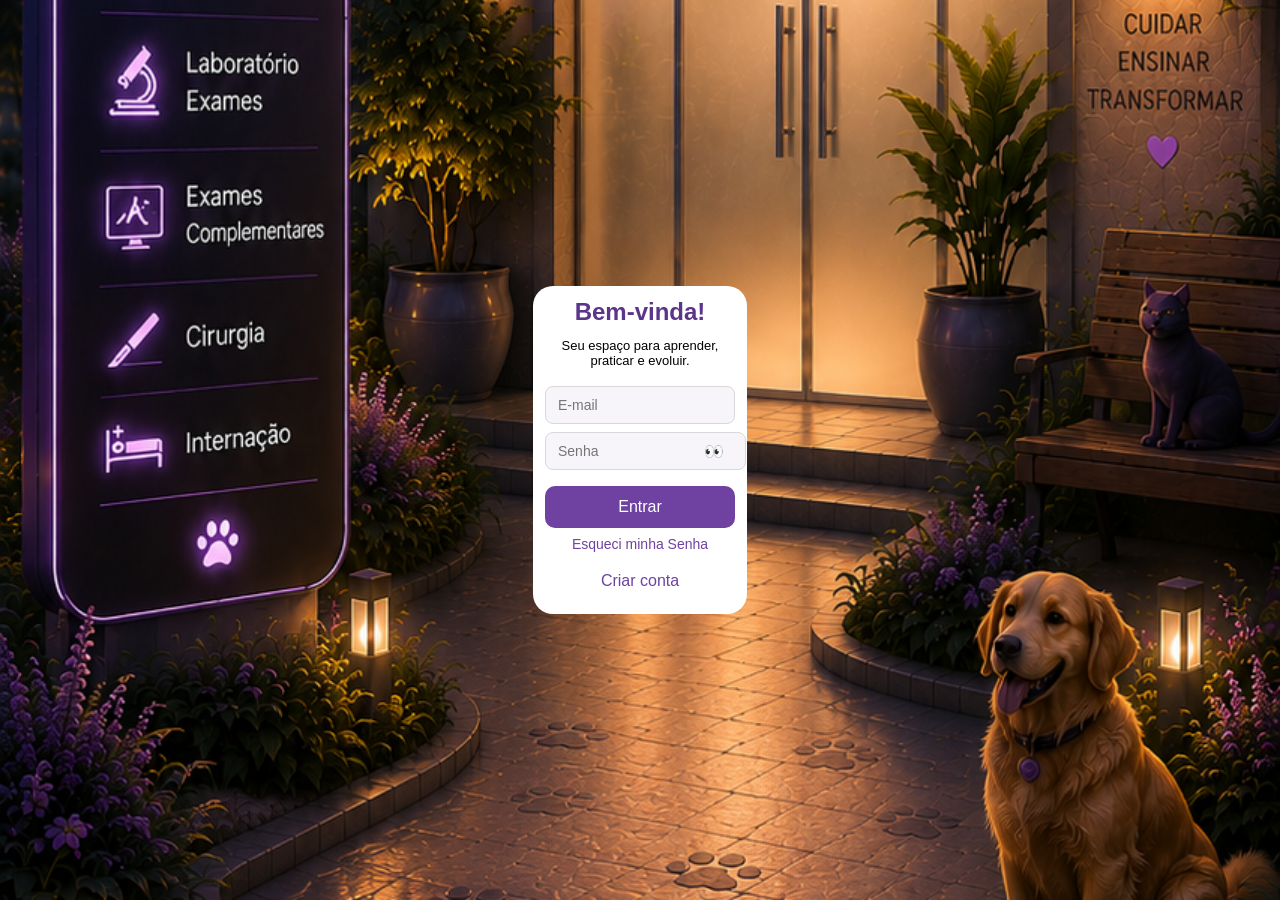
<file: Código/index.html>
<!DOCTYPE html>
<html lang="pt-BR">
<head>
    <meta charset="UTF-8">
    <meta http-equiv="X-UA-Compatible" content="IE=edge">
    <meta name="viewport" content="width=device-width, initial-scale=1.0">
    <title>VetAscend</title> 
    <link rel="stylesheet" href="style.css"> <!-- Conecta o style.css ao html-->
</head>
<body>
    <main class="tela-login">
        <section class="card-login">
            <h1>Bem-vinda!</h1>
            <p>Seu espaço para aprender, praticar e evoluir.</p>
            <input class="campo-email" type="E-mail"
            placeholder="E-mail">  <!--Campo onde o usuario digita o email-->
        <div class="area-senha">
            <input class="campo-senha" type="password"
            placeholder="Senha">
            <button class="botao-mostrar-senha" type="button"> 👀 </button>
        </div>
            <p class="mensagem-erro"></p>  <!-- lugar onde o javascript mostrará o erro-->
            <button class="botao-entrar">Entrar</button>
            <a href="#">Esqueci minha Senha</a>  <!-- Cria um link clicavel e define para onde vai-->
            <button class="botao-criar-conta">Criar conta</button>
        </section>      
    </main>
    <script src="script.js"></script>  <!-- Conecta o javascript ao html-->
</body>
</html>
</file>
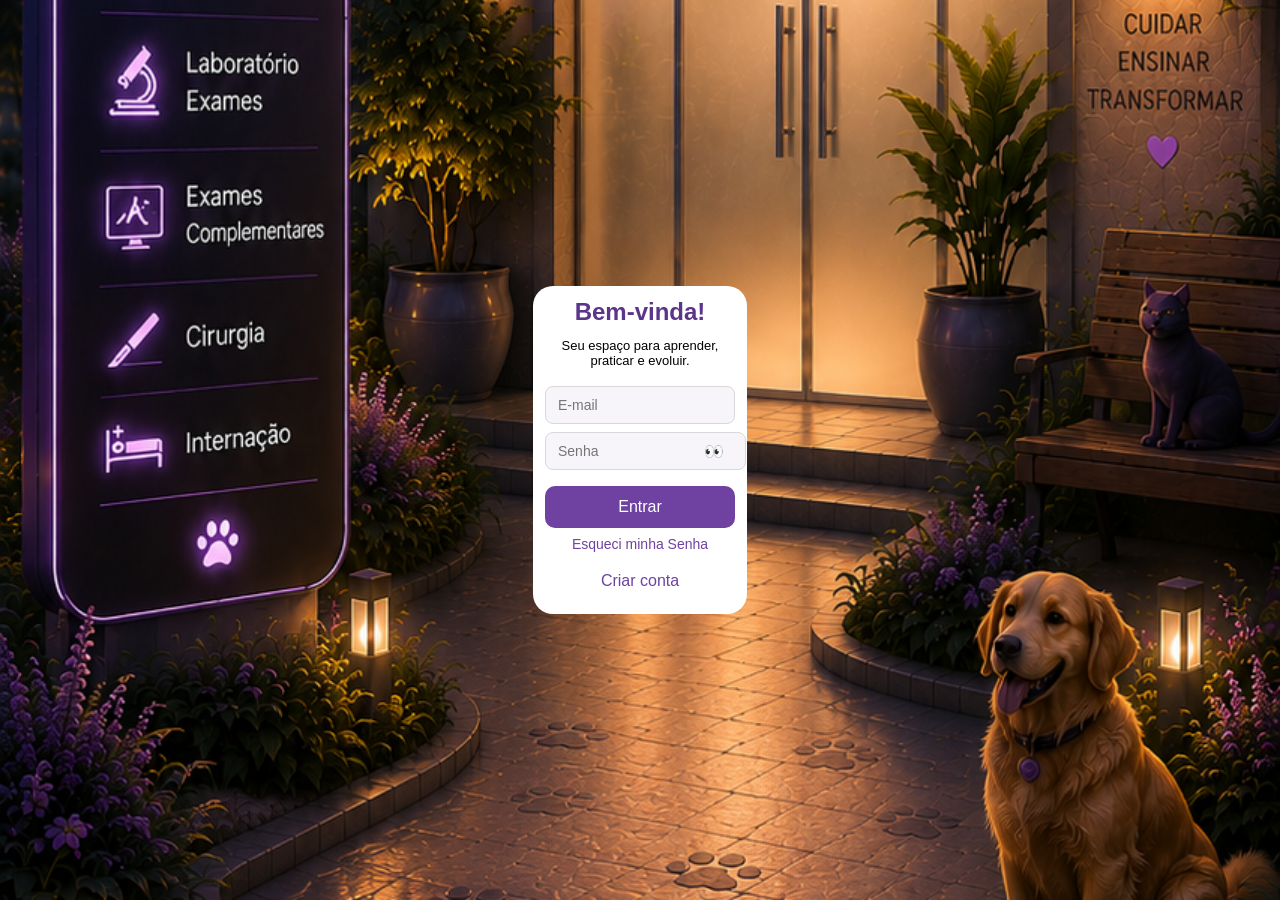
<file: VetAscend/Código/index.html>
<!DOCTYPE html>
<html lang="pt-BR">
<head>
    <meta charset="UTF-8">
    <meta http-equiv="X-UA-Compatible" content="IE=edge">
    <meta name="viewport" content="width=device-width, initial-scale=1.0">
    <title>VetAscend</title> 
    <link rel="stylesheet" href="style.css"> <!-- Conecta o style.css ao html-->
</head>
<body>
    <main class="tela-login">
        <section class="card-login">
            <h1>Bem-vinda!</h1>
            <p>Seu espaço para aprender, praticar e evoluir.</p>
            <input class="campo-email" type="E-mail"
            placeholder="E-mail">  <!--Campo onde o usuario digita o email-->
        <div class="area-senha">
            <input class="campo-senha" type="password"
            placeholder="Senha">
            <button class="botao-mostrar-senha" type="button"> 👀 </button>
        </div>
            <p class="mensagem-erro"></p>  <!-- lugar onde o javascript mostrará o erro-->
            <button class="botao-entrar">Entrar</button>
            <a href="#">Esqueci minha Senha</a>  <!-- Cria um link clicavel e define para onde vai-->
            <button class="botao-criar-conta">Criar conta</button>
        </section>      
    </main>
    <script src="script.js"></script>  <!-- Conecta o javascript ao html-->
</body>
</html>
</file>
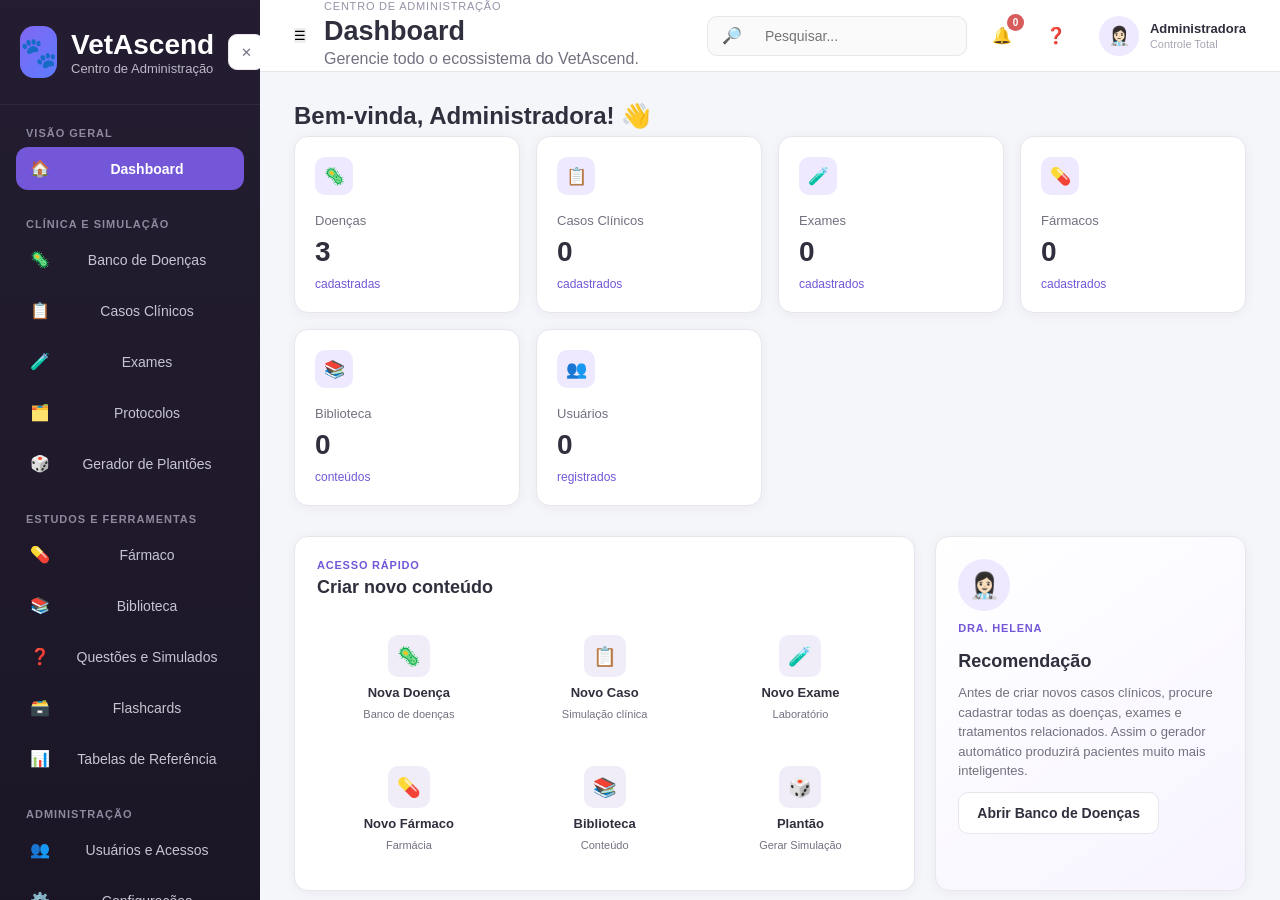
<file: Código/admin.html>
<!DOCTYPE html>
<html lang="pt-BR">

<head>

    <!-- =========================================================
         CONFIGURAÇÕES BÁSICAS DA PÁGINA
    ========================================================== -->

    <meta charset="UTF-8">

    <meta
        name="viewport"
        content="width=device-width, initial-scale=1.0">

    <meta
        name="description"
        content="Centro de Administração do VetAscend">

    <meta
        name="author"
        content="VetAscend">

    <title>Centro de Administração | VetAscend</title>


    <!-- =========================================================
         ARQUIVO DE ESTILOS
    ========================================================== -->

    <link
        rel="stylesheet"
        href="styleAdmin.css">

</head>


<body>

    <!-- =========================================================
         APLICAÇÃO ADMINISTRATIVA
    ========================================================== -->

    <div
        id="app-admin"
        class="app-admin">


        <!-- =====================================================
             FUNDO ESCURO DO MENU EM TELAS PEQUENAS
        ====================================================== -->

        <button
            id="fundo-menu-mobile"
            class="fundo-menu-mobile"
            type="button"
            aria-label="Fechar menu lateral">
        </button>


        <!-- =====================================================
             BARRA LATERAL
        ====================================================== -->

        <aside
            id="barra-lateral"
            class="barra-lateral"
            aria-label="Menu administrativo">


            <!-- =================================================
                 IDENTIDADE DO VETASCEND
            ================================================== -->

            <div class="marca-admin">

                <div
                    class="marca-admin__icone"
                    aria-hidden="true"
                >
                    🐾
                </div>


                <div class="marca-admin__texto">

                    <strong>
                        VetAscend
                    </strong>

                    <span>
                        Centro de Administração
                    </span>

                </div>


                <button
                    id="botao-fechar-menu-mobile"
                    class="botao-icone botao-fechar-menu-mobile"
                    type="button"
                    aria-label="Fechar menu lateral"
                >
                    ✕
                </button>

            </div>


            <!-- =================================================
                 NAVEGAÇÃO PRINCIPAL
            ================================================== -->

            <nav
                id="menu-admin"
                class="menu-admin">


                <!-- =============================================
                     GRUPO: VISÃO GERAL
                ============================================== -->

                <div class="grupo-menu">

                    <span class="grupo-menu__titulo">Visão geral</span>


                    <button
                        class="item-menu ativo"
                        type="button"
                        data-secao="dashboard"
                    >

                        <span
                            class="item-menu__icone"
                            aria-hidden="true"
                        >
                            🏠
                        </span>

                        <span class="item-menu__texto">
                            Dashboard
                        </span>

                    </button>

                </div>


                <!-- =============================================
                     GRUPO: CLÍNICA E SIMULAÇÃO
                ============================================== -->

                <div class="grupo-menu">

                    <span class="grupo-menu__titulo">Clínica e simulação</span>


                    <button
                        class="item-menu"
                        type="button"
                        data-secao="doencas"
                    >

                        <span
                            class="item-menu__icone"
                            aria-hidden="true"
                        >
                            🦠
                        </span>

                        <span class="item-menu__texto">
                            Banco de Doenças
                        </span>

                    </button>


                    <button
                        class="item-menu"
                        type="button"
                        data-secao="casos"
                    >

                        <span
                            class="item-menu__icone"
                            aria-hidden="true"
                        >
                            📋
                        </span>

                        <span class="item-menu__texto">
                            Casos Clínicos
                        </span>

                    </button>


                    <button
                        class="item-menu"
                        type="button"
                        data-secao="exames"
                    >

                        <span
                            class="item-menu__icone"
                            aria-hidden="true"
                        >
                            🧪
                        </span>

                        <span class="item-menu__texto">
                            Exames
                        </span>

                    </button>


                    <button
                        class="item-menu"
                        type="button"
                        data-secao="protocolos"
                    >

                        <span
                            class="item-menu__icone"
                            aria-hidden="true"
                        >
                            🗂️
                        </span>

                        <span class="item-menu__texto">
                            Protocolos
                        </span>

                    </button>


                    <button
                        class="item-menu"
                        type="button"
                        data-secao="plantoes"
                    >

                        <span
                            class="item-menu__icone"
                            aria-hidden="true"
                        >
                            🎲
                        </span>

                        <span class="item-menu__texto">
                            Gerador de Plantões
                        </span>

                    </button>

                </div>


                <!-- =============================================
                     GRUPO: ESTUDOS E FERRAMENTAS
                ============================================== -->

                <div class="grupo-menu">

                    <span class="grupo-menu__titulo">Estudos e ferramentas</span>


                    <button
                        class="item-menu"
                        type="button"
                        data-secao="farmacos">

                        <span class="item-menu__icone"aria-hidden="true">💊</span>

                        <span class="item-menu__texto">Fármaco</span>

                    </button>


                    <button
                        class="item-menu"
                        type="button"
                        data-secao="biblioteca">

                        <span class="item-menu__icone"aria-hidden="true">📚</span>

                        <span class="item-menu__texto">Biblioteca</span>

                    </button>


                    <button
                        class="item-menu"
                        type="button"
                        data-secao="questoes">

                        <span class="item-menu__icone"aria-hidden="true">❓</span>

                        <span class="item-menu__texto">Questões e Simulados</span>

                    </button>


                    <button
                        class="item-menu"
                        type="button"
                        data-secao="flashcards">

                        <span class="item-menu__icone"aria-hidden="true">🗃️</span>

                        <span class="item-menu__texto">Flashcards</span>

                    </button>


                    <button
                        class="item-menu"
                        type="button"
                        data-secao="referencias">

                        <span class="item-menu__icone"aria-hidden="true">📊</span>

                        <span class="item-menu__texto">Tabelas de Referência</span>

                    </button>

                </div>


                <!-- =============================================
                     GRUPO: ADMINISTRAÇÃO
                ============================================== -->

                <div class="grupo-menu">

                    <span class="grupo-menu__titulo">
                        Administração
                    </span>


                    <button
                        class="item-menu"
                        type="button"
                        data-secao="usuarios"
                    >

                        <span
                            class="item-menu__icone"
                            aria-hidden="true"
                        >
                            👥
                        </span>

                        <span class="item-menu__texto">
                            Usuários e Acessos
                        </span>

                    </button>


                    <button
                        class="item-menu"
                        type="button"
                        data-secao="configuracoes"
                    >

                        <span
                            class="item-menu__icone"
                            aria-hidden="true"
                        >
                            ⚙️
                        </span>

                        <span class="item-menu__texto">
                            Configurações
                        </span>

                    </button>

                </div>

            </nav>


            <!-- =================================================
                 AVISO DE ACESSO RESTRITO
            ================================================== -->

            <div class="area-restrita">

                <span
                    class="area-restrita__icone"
                    aria-hidden="true"
                >
                    🛡️
                </span>


                <div class="area-restrita__conteudo">

                    <strong>
                        Área restrita
                    </strong>

                    <p>
                        Acesso exclusivo da administradora do VetAscend.
                    </p>

                </div>

            </div>

        </aside>


                <!-- =====================================================
             CONTEÚDO PRINCIPAL
        ====================================================== -->

        <main
            id="conteudo-admin"
            class="conteudo-admin"
        >

            <!-- ================================================
                 CABEÇALHO
            ================================================= -->

            <header
                id="cabecalho-admin"
                class="cabecalho-admin"
            >

                <!-- LADO ESQUERDO -->

                <div class="cabecalho-esquerdo">

                    <button
                        id="botao-menu-mobile"
                        class="botao-menu-mobile"
                        type="button"
                    >
                        ☰
                    </button>


                    <div class="titulo-pagina">

                        <span
                            id="caminho-pagina"
                            class="caminho-pagina"
                        >
                            Centro de Administração
                        </span>

                        <h1
                            id="titulo-pagina-admin"
                        >
                            Dashboard
                        </h1>

                        <p
                            id="descricao-pagina-admin"
                        >
                            Gerencie todo o ecossistema do VetAscend.
                        </p>

                    </div>

                </div>


                <!-- LADO DIREITO -->

                <div class="cabecalho-direito">


                    <!-- PESQUISA -->

                    <div class="pesquisa-global">

                        <span>
                            🔎
                        </span>

                        <input
                            id="pesquisa-global"
                            type="search"
                            placeholder="Pesquisar..."
                            autocomplete="off"
                        >

                    </div>


                    <!-- NOTIFICAÇÕES -->

                    <button
                        id="botao-notificacoes"
                        class="botao-cabecalho"
                        type="button"
                    >

                        🔔

                        <span
                            id="contador-notificacoes"
                            class="contador"
                        >
                            0
                        </span>

                    </button>


                    <!-- AJUDA -->

                    <button
                        id="botao-ajuda"
                        class="botao-cabecalho"
                        type="button"
                    >

                        ❓

                    </button>


                    <!-- PERFIL -->

                    <div class="perfil-admin">

                        <div class="avatar-admin">

                            👩🏻‍⚕️

                        </div>

                        <div class="dados-admin">

                            <strong>

                                Administradora

                            </strong>

                            <span>

                                Controle Total

                            </span>

                        </div>

                    </div>

                </div>

            </header>



            <!-- ================================================
                 DASHBOARD
            ================================================= -->

            <section
                id="tela-dashboard"
                class="tela-admin ativa">


                <!-- TOPO -->

                <section class="banner-dashboard">

                    <div class="banner-texto">

                        <span class="badge-roxo">CENTRO DE CONTROLE</span>


                        <h2>Bem-vinda ao Centro Administrativo do VetAscend 👋</h2>


                        <p>

                            Toda a criação do aplicativo será controlada por aqui.
                            Cadastre doenças, casos, exames, conteúdos,
                            usuários, simulações e acompanhe o crescimento do projeto.

                        </p>


                        <div class="acoes-banner">

                            <button
                                class="botao-primario"
                                type="button">

                                + Nova Doença

                            </button>


                            <button
                                class="botao-secundario"
                                type="button">

                                🎲 Gerar Plantão

                            </button>

                        </div>

                    </div>



                    <div class="banner-ilustracao">

                        🐶 🐱 🐰 🦜

                    </div>

                </section>



                <!-- ============================================
                     CARDS DE ESTATÍSTICAS
                ============================================= -->

                <section class="grade-estatisticas">


                    <article class="card-estatistica">

                        <div class="icone-card">🦠</div>

                        <h3>Doenças</h3>

                        <strong id="total-doencas">0</strong>

                        <span>cadastradas</span>

                    </article>



                    <article class="card-estatistica">

                        <div class="icone-card">📋</div>

                        <h3>Casos Clínicos</h3>

                        <strong id="total-casos">0</strong>

                        <span>cadastrados</span>

                    </article>



                    <article class="card-estatistica">

                        <div class="icone-card">🧪</div>

                        <h3>Exames</h3>

                        <strong id="total-exames">0</strong>

                        <span>cadastrados</span>

                    </article>


                    <article class="card-estatistica">

                        <div class="icone-card">💊</div>

                        <h3>Fármacos</h3>

                        <strong id="total-farmacos">0</strong>

                        <span>cadastrados</span>

                    </article>



                    <article class="card-estatistica">

                        <div class="icone-card">📚</div>

                        <h3>Biblioteca</h3>

                        <strong id="total-conteudos">0</strong>

                        <span>conteúdos</span>

                    </article>



                    <article class="card-estatistica">

                        <div class="icone-card">👥</div>

                        <h3>Usuários</h3>

                        <strong id="total-usuarios">0</strong>

                        <span>registrados</span>

                    </article>

                </section>

                            <!-- ================================================
                 PAINÉIS PRINCIPAIS DO DASHBOARD
            ================================================= -->

            <section class="dashboard-grid">


                <!-- ============================================
                     ACESSO RÁPIDO
                ============================================= -->

                <section class="painel">

                    <div class="cabecalho-painel">

                        <div>

                            <span class="subtitulo-painel">ACESSO RÁPIDO</span>

                            <h2>Criar novo conteúdo</h2>

                        </div>

                    </div>


                    <div class="grade-atalhos">

                        <button class="atalho-admin" data-atalho="doencas">

                            <span class="atalho-icone">🦠</span>

                            <strong>Nova Doença</strong>

                            <small>Banco de doenças</small>

                        </button>


                        <button class="atalho-admin" data-atalho="casos">

                            <span class="atalho-icone">📋</span>

                            <strong>Novo Caso</strong>

                            <small>Simulação clínica</small>

                        </button>


                        <button class="atalho-admin" data-atalho="exames">

                            <span class="atalho-icone">🧪</span>

                            <strong>Novo Exame</strong>

                            <small>Laboratório</small>

                        </button>


                        <button class="atalho-admin" data-atalho="farmacos">

                            <span class="atalho-icone">💊</span>

                            <strong>Novo Fármaco</strong>

                            <small>Farmácia</small>

                        </button>


                        <button class="atalho-admin" data-atalho="biblioteca">

                            <span class="atalho-icone">📚</span>

                            <strong>Biblioteca</strong>

                            <small>Conteúdo</small>

                        </button>


                        <button class="atalho-admin" data-atalho="plantoes">

                            <span class="atalho-icone">🎲</span>

                            <strong>Plantão</strong>

                            <small>Gerar Simulação</small>

                        </button>

                    </div>

                </section>



                <!-- ============================================
                     DRA HELENA
                ============================================= -->

                <aside class="painel painel-helena">

                    <div class="helena-avatar">

                        👩🏻‍⚕️

                    </div>

                    <span class="subtitulo-painel">

                        DRA. HELENA

                    </span>

                    <h2>

                        Recomendação

                    </h2>

                    <p>

                        Antes de criar novos casos clínicos,
                        procure cadastrar todas as doenças,
                        exames e tratamentos relacionados.
                        Assim o gerador automático produzirá
                        pacientes muito mais inteligentes.

                    </p>

                    <button class="botao-secundario">

                        Abrir Banco de Doenças

                    </button>

                </aside>

            </section>



            <!-- ================================================
                 LINHA INFERIOR
            ================================================= -->

            <section class="dashboard-grid">



                <!-- ============================================
                     ATIVIDADES RECENTES
                ============================================= -->

                <section class="painel">

                    <div class="cabecalho-painel">

                        <div>

                            <span class="subtitulo-painel">

                                HISTÓRICO

                            </span>

                            <h2>

                                Atividades Recentes

                            </h2>

                        </div>

                    </div>


                    <div class="lista-atividades">

                        <article class="atividade">

                            <div class="atividade-icone">

                                🦠

                            </div>

                            <div class="atividade-texto">

                                <strong>

                                    Piometra cadastrada

                                </strong>

                                <span>

                                    Hoje às 09:45

                                </span>

                            </div>

                        </article>



                        <article class="atividade">

                            <div class="atividade-icone">

                                📋

                            </div>

                            <div class="atividade-texto">

                                <strong>

                                    Caso de Corpo Estranho atualizado

                                </strong>

                                <span>

                                    Ontem

                                </span>

                            </div>

                        </article>



                        <article class="atividade">

                            <div class="atividade-icone">

                                💊

                            </div>

                            <div class="atividade-texto">

                                <strong>

                                    Maropitant adicionado

                                </strong>

                                <span>

                                    Ontem

                                </span>

                            </div>

                        </article>

                    </div>

                </section>




                <!-- ============================================
                     CHECKLIST
                ============================================= -->

                <aside class="painel">

                    <div class="cabecalho-painel">

                        <div>

                            <span class="subtitulo-painel">

                                PROGRESSO

                            </span>

                            <h2>

                                Checklist

                            </h2>

                        </div>

                    </div>


                    <label class="check-admin">

                        <input type="checkbox">

                        Banco de doenças iniciado

                    </label>



                    <label class="check-admin">

                        <input type="checkbox">

                        Casos clínicos cadastrados

                    </label>



                    <label class="check-admin">

                        <input type="checkbox">

                        Exames cadastrados

                    </label>



                    <label class="check-admin">

                        <input type="checkbox">

                        Biblioteca organizada

                    </label>



                    <label class="check-admin">

                        <input type="checkbox">

                        Farmácia completa

                    </label>



                    <label class="check-admin">

                        <input type="checkbox">

                        Plantões configurados

                    </label>

                </aside>

            </section>



            <!-- ================================================
                 FIM DO DASHBOARD
            ================================================= -->

            </section>

                    <!-- =====================================================
             BANCO DE DOENÇAS
        ====================================================== -->

        <section
        id="tela-doencas"
        class="tela-admin"
    >

        <!-- ================================================
             CABEÇALHO DA TELA
        ================================================= -->

        <div class="topo-tela">

            <div>

                <span class="subtitulo-painel">

                    CLÍNICA E SIMULAÇÃO

                </span>

                <h2>Visão Geral</h2>

                <p>

                    Cadastre todas as doenças utilizadas pelo
                    VetAscend para gerar pacientes, casos clínicos,
                    plantões e conteúdos da biblioteca.

                </p>

            </div>


            <button
                id="botao-nova-doenca"
                class="botao-primario"
                type="button">

                ＋ Nova Doença

            </button>

        </div>



        <!-- ================================================
             CARDS SUPERIORES
        ================================================= -->

        <section class="grade-estatisticas">

            <article class="card-estatistica">

                <div class="icone-card">🦠

                </div>

                <h3>Total</h3>

                <strong id="quantidade-doencas">0</strong>

                <span>doenças cadastradas</span>

            </article>



            <article class="card-estatistica">

                <div class="icone-card">✅</div>

                <h3>Ativas</h3>

                <strong id="doencas-ativas">0</strong>

                <span>prontas para uso</span>

            </article>



            <article class="card-estatistica">

                <div class="icone-card">✏️</div>

                <h3>Rascunhos</h3>

                <strong id="doencas-rascunho">0</strong>

                <span>Em desenvolvimento</span>

            </article>



            <article class="card-estatistica">

                <div class="icone-card">🔗</div>

                <h3>Casos vinculados</h3>

                <strong id="casos-vinculados">0</strong>

                <span>utilizando doenças</span>

            </article>

        </section>



        <!-- ================================================
             PAINEL PRINCIPAL
        ================================================= -->

        <section class="painel">

            <div class="cabecalho-painel">

                <div>

                    <span class="subtitulo-painel">GERENCIAMENTO</span>

                    <h2>Lista de Doenças</h2>

                </div>

            </div>



            <!-- ============================================
                 BARRA DE PESQUISA
            ============================================= -->

            <div class="barra-ferramentas">

                <input
                    id="pesquisa-doenca"
                    type="search"
                    placeholder="Pesquisar doença...">



                <select id="filtro-especie">

                    <option value="">Todas as espécies</option>

                    <option>Canina</option>

                    <option>Felina</option>

                    <option>Equina</option>

                    <option>Silvestres e Exóticos</option>

                    <option>Bovinas</option>

                </select>



                <select id="filtro-sistema">

                    <option value="">Todos os sistemas</option>

                    <option>Digestório</option>

                    <option>Respiratório</option>

                    <option>Cardiovascular</option>

                    <option>Neurológico</option>

                    <option>Reprodutivo</option>

                    <option>Urinário</option>

                    <option>Endócrino</option>

                </select>



                <select id="filtro-dificuldade">

                    <option value="">Todas as dificuldades</option>

                    <option>Fácil</option>

                    <option>Intermediária</option>

                    <option>Difícil</option>

                </select>



                <select id="filtro-status">

                    <option value="">Todos os status</option>

                    <option>Ativa</option>

                    <option>Rascunho</option>

                    <option>Arquivada</option>

                </select>

            </div>

                            <!-- ============================================
                     TABELA DE DOENÇAS
                ============================================= -->

                <div class="tabela-responsiva">

                    <table class="tabela-admin">

                        <thead>

                            <tr>

                                <th>Doença</th>

                                <th>Espécie</th>

                                <th>Sistema</th>

                                <th>Dificuldade</th>

                                <th>Casos</th>

                                <th>Status</th>

                                <th>Atualização</th>

                                <th>Ações</th>

                            </tr>

                        </thead>

                        <tbody id="lista-doencas">

                        </tbody>

                    </table>

                </div>



                <!-- ============================================
                     PAGINAÇÃO
                ============================================= -->

                <div class="rodape-tabela">

                    <span>Mostrando 3 de 3 doenças</span>

                    <div class="paginacao">

                        <button>←</button>

                        <button class="ativo">1</button>

                        <button>→</button>

                    </div>

                </div>

            </section>

        </section>


        <!-- ======================================================
     CASOS CLÍNICOS
====================================================== -->

<section id="tela-casos" class="tela-admin">

    <!-- ==================================================
         CABEÇALHO DA TELA
    =================================================== -->

    <div class="topo-tela">
        <div>
            <span class="subtitulo-painel">CLÍNICA E SIMULAÇÃO</span>
            <h2>Visão geral</h2>
            <p>Crie e organize os casos utilizados nas simulações do VetAscend.</p>
        </div>

        <button id="botao-novo-caso" class="botao-primario" type="button">＋ Novo Caso</button>
    </div>

    <!-- ==================================================
         CARDS SUPERIORES
    =================================================== -->

    <section class="grade-estatisticas">

        <article class="card-estatistica">

            <div class="icone-card">▣</div>

            <h3>Total</h3>

            <strong id="quantidade-casos">0</strong>

            <span>casos cadastrados</span>

        </article>

        <article class="card-estatistica">

            <div class="icone-card">✓</div>

            <h3>Ativos</h3>

            <strong id="casos-ativos">0</strong>

            <span>prontos para uso</span>

        </article>

        <article class="card-estatistica">

            <div class="icone-card">—</div>

            <h3>Rascunhos</h3>

            <strong id="casos-rascunho">0</strong>

            <span>Em desenvolvimento</span>

        </article>

        <article class="card-estatistica">

            <div class="icone-card">⌁</div>

            <h3>Finalizados</h3>

            <strong id="casos-finalizados">0</strong>

            <span>casos concluídos</span>

        </article>

    </section>

    <!-- ==================================================
         PAINEL PRINCIPAL
    =================================================== -->

    <section class="painel">

        <div class="cabecalho-painel">
            <div>
                <span class="subtitulo-painel">GERENCIAMENTO</span>
                <h2>Lista de Casos Clínicos</h2>
            </div>
        </div>

        <!-- ==============================================
             BARRA DE PESQUISA
        =============================================== -->

        <div class="barra-ferramentas">
            <input id="pesquisa-caso" type="search" placeholder="Pesquisar caso...">

            <select id="filtro-especie-caso">

                <option value="">Todas as espécies</option>

                <option value="Canina">Canina</option>

                <option value="Felina">Felina</option>

                <option value="Equina">Equina</option>

                <option value="Silvestres e Exóticos">Silvestres e Exóticos</option>

            </select>

            <select id="filtro-dificuldade-caso">

                <option value="">Todas as dificuldades</option>

                <option value="Fácil">Fácil</option>

                <option value="Intermediária">Intermediária</option>

                <option value="Difícil">Difícil</option>

            </select>

            <select id="filtro-status-caso">

                <option value="">Todos os status</option>

                <option value="Ativo">Ativo</option>

                <option value="Rascunho">Rascunho</option>

                <option value="Arquivado">Arquivado</option>

            </select>
        </div>

        <!-- ==============================================
             TABELA DE CASOS
        =============================================== -->

        <div class="tabela-responsiva">

            <table class="tabela-admin">

                <thead>
                    <tr>
                        <th>Caso</th>
                        <th>Espécie</th>
                        <th>Doença principal</th>
                        <th>Dificuldade</th>
                        <th>Status</th>
                        <th>Atualização</th>
                        <th>Ações</th>
                    </tr>
                </thead>

                <tbody id="lista-casos">

                </tbody>

            </table>

        </div>

        <!-- ==============================================
             PAGINAÇÃO
        =============================================== -->

        <div class="rodape-tabela">
            <span>Mostrando 0 de 0 casos</span>

            <div class="paginacao">
                <button type="button">←</button>
                <button class="ativo" type="button">1</button>
                <button type="button">→</button>
            </div>
        </div>

    </section>

</section>


<!-- ======================================================
     EXAMES
====================================================== -->

<section id="tela-exames" class="tela-admin">

    <!-- ==================================================
         VISÃO GERAL
    =================================================== -->

    <div class="topo-tela">
        <div>
            <span class="subtitulo-painel">CLÍNICA E SIMULAÇÃO</span>
            <h2>Visão Geral</h2>
            <p>Organize os exames laboratoriais, de imagem e complementares utilizados nas simulações.</p>
        </div>

        <button id="botao-novo-exame" class="botao-primario" type="button">＋ Novo Exame</button>
    </div>

    <!-- ==================================================
         CARDS SUPERIORES
    =================================================== -->

    <section class="grade-estatisticas">

        <article class="card-estatistica">

            <div class="icone-card">▣</div>

            <h3>Total</h3>

            <strong id="quantidade-exames">0</strong>

            <span>exames cadastrados</span>

        </article>

        <article class="card-estatistica">

            <div class="icone-card">⌁</div>

            <h3>Laboratoriais</h3>

            <strong id="exames-laboratoriais">0</strong>

            <span>exames disponíveis</span>

        </article>

        <article class="card-estatistica">

            <div class="icone-card">◫</div>

            <h3>Imagem</h3>

            <strong id="exames-imagem">0</strong>

            <span>exames disponíveis</span>

        </article>

        <article class="card-estatistica">

            <div class="icone-card">✓</div>

            <h3>Ativos</h3>

            <strong id="exames-ativos">0</strong>

            <span>prontos para uso</span>

        </article>

    </section>

    <!-- ==================================================
         PAINEL PRINCIPAL
    =================================================== -->

    <section class="painel">

        <div class="cabecalho-painel">
            <div>
                <span class="subtitulo-painel">GERENCIAMENTO</span>
                <h2>Lista de Exames</h2>
            </div>
        </div>

        <!-- ==============================================
             PESQUISA E FILTROS
        =============================================== -->

        <div class="barra-ferramentas">

            <input id="pesquisa-exame" type="search" placeholder="Pesquisar exame...">

            <select id="filtro-tipo-exame">

                <option value="">Todos os tipos</option>

                <option value="Laboratorial">Laboratorial</option>

                <option value="Imagem">Imagem</option>

                <option value="Cardiológico">Cardiológico</option>

                <option value="Citológico">Citológico</option>

                <option value="Outros">Outros</option>

            </select>

            <select id="filtro-area-exame">

                <option value="">Todas as áreas</option>

                <option value="Hematologia">Hematologia</option>

                <option value="Bioquímica">Bioquímica</option>

                <option value="Urinálise">Urinálise</option>

                <option value="Radiologia">Radiologia</option>

                <option value="Ultrassonografia">Ultrassonografia</option>
            </select>

            <select id="filtro-status-exame">

                <option value="">Todos os status</option>

                <option value="Ativo">Ativo</option>

                <option value="Rascunho">Rascunho</option>

                <option value="Arquivado">Arquivado</option>

            </select>

        </div>

        <!-- ==============================================
             TABELA DE EXAMES
        =============================================== -->

        <div class="tabela-responsiva">

            <table class="tabela-admin">

                <thead>
                    <tr>
                        <th>Exame</th>
                        <th>Tipo</th>
                        <th>Área</th>
                        <th>Espécies</th>
                        <th>Casos</th>
                        <th>Status</th>
                        <th>Atualização</th>
                        <th>Ações</th>
                    </tr>
                </thead>

                <tbody id="corpo-tabela-exames">
                    <tr>
                        <td colspan="8">Nenhum exame cadastrado.</td>
                    </tr>
                </tbody>

            </table>

        </div>

        <!-- ==============================================
             PAGINAÇÃO
        =============================================== -->

        <div class="rodape-tabela">

            <span>Mostrando 0 de 0 exames</span>

            <div class="paginacao">

                <button type="button">←</button>

                <button class="ativo" type="button">1</button>

                <button type="button">→</button>

            </div>
        </div>

    </section>

</section>


<!-- ======================================================
     PROTOCOLOS
====================================================== -->

<section id="tela-protocolos" class="tela-admin">

    <!-- ==================================================
         VISÃO GERAL
    =================================================== -->

    <div class="topo-tela">
        <div>
            <span class="subtitulo-painel">CLÍNICA E SIMULAÇÃO</span>
            <h2>Protocolos</h2>
            <p>Gerencie todos os protocolos clínicos utilizados pelo VetAscend.</p>
        </div>

        <button id="botao-novo-protocolo" class="botao-primario" type="button">＋ Novo Protocolo</button>
    </div>

    <!-- ==================================================
         CARDS
    =================================================== -->

    <section class="grade-estatisticas">

        <article class="card-estatistica">

            <div class="icone-card">📚</div>

            <h3>Total</h3>

            <strong id="quantidade-protocolos">0</strong>

            <span>protocolos cadastrados</span>

        </article>

        <article class="card-estatistica">

            <div class="icone-card">✓</div>

            <h3>Ativos</h3>

            <strong id="protocolos-ativos">0</strong>

            <span>disponíveis</span>

        </article>

        <article class="card-estatistica">

            <div class="icone-card">⏳</div>

            <h3>Rascunhos</h3>

            <strong id="protocolos-rascunho">0</strong>

            <span>em edição</span>

        </article>

        <article class="card-estatistica">

            <div class="icone-card">🔗</div>

            <h3>Casos</h3>

            <strong id="casos-protocolos">0</strong>

            <span>utilizando protocolos</span>

        </article>

    </section>

    <!-- ==================================================
         PAINEL
    =================================================== -->

    <section class="painel">

        <div class="cabecalho-painel">
            <div>
                <span class="subtitulo-painel">GERENCIAMENTO</span>
                <h2>Lista de Protocolos</h2>
            </div>
        </div>

        <!-- ==============================================
             PESQUISA
        =============================================== -->

        <div class="barra-ferramentas">

            <input id="pesquisa-protocolo" type="search" placeholder="Pesquisar protocolo...">

            <select id="filtro-categoria-protocolo">

                <option>Todas as categorias</option>

                <option>Emergência</option>

                <option>Anestesia</option>

                <option>Internação</option>

                <option>Fluidoterapia</option>

                <option>Vacinação</option>

                <option>Procedimentos</option>

            </select>

            <select id="filtro-especie-protocolo">

                <option>Todas as espécies</option>
                <option>Canina</option>
                <option>Felina</option>
                <option>Equina</option>
                <option>Bovina</option>
                <option>Silvestres e Exóticos</option>
            </select>

            <select id="filtro-status-protocolo">

                <option>Todos os status</option>

                <option>Ativo</option>

                <option>Rascunho</option>

                <option>Arquivado</option>

            </select>

        </div>

        <!-- ==============================================
             TABELA
        =============================================== -->

        <div class="tabela-responsiva">

            <table class="tabela-admin">

                <thead>
                    <tr>
                        <th>Protocolo</th>
                        <th>Categoria</th>
                        <th>Espécies</th>
                        <th>Casos</th>
                        <th>Status</th>
                        <th>Atualização</th>
                        <th>Ações</th>
                    </tr>
                </thead>

                <tbody id="corpo-tabela-protocolos">
                    <tr>
                        <td colspan="7">Nenhum protocolo cadastrado.</td>
                    </tr>
                </tbody>

            </table>

        </div>

        <!-- ==============================================
             PAGINAÇÃO
        =============================================== -->

        <div class="rodape-tabela">

            <span>Mostrando 0 de 0 protocolos</span>

            <div class="paginacao">

                <button type="button">←</button>

                <button class="ativo" type="button">1</button>

                <button type="button">→</button>

            </div>

        </div>

    </section>

</section>


<!-- ======================================================
     GERADOR DE PLANTÕES
====================================================== -->

<section id="tela-plantoes" class="tela-admin">

    <!-- ==================================================
         VISÃO GERAL
    =================================================== -->

    <div class="topo-tela">
        <div>
            <span class="subtitulo-painel">CLÍNICA E SIMULAÇÃO</span>
            <h2>Visão Geral</h2>
            <p>Configure e gere os plantões utilizados nas simulações da clínica veterinária.</p>
        </div>

        <button id="botao-novo-plantao" class="botao-primario" type="button">＋ Novo Plantão</button>
    </div>

    <!-- ==================================================
         CARDS SUPERIORES
    =================================================== -->

    <section class="grade-estatisticas">

        <article class="card-estatistica">

            <div class="icone-card">▣</div>

            <h3>Total</h3>

            <strong id="quantidade-plantoes">0</strong>

            <span>plantões gerados</span>

        </article>

        <article class="card-estatistica">

            <div class="icone-card">◷</div>

            <h3>Plantão Atual</h3>

            <strong id="pacientes-plantao-atual">0</strong>

            <span>pacientes aguardando</span>

        </article>

        <article class="card-estatistica">

            <div class="icone-card">!</div>

            <h3>Emergências</h3>

            <strong id="emergencias-plantao">0</strong>

            <span>casos emergenciais</span>

        </article>

        <article class="card-estatistica">

            <div class="icone-card">✓</div>

            <h3>Finalizados</h3>

            <strong id="plantoes-finalizados">0</strong>

            <span>plantões concluídos</span>

        </article>

    </section>

    <!-- ==================================================
         PAINEL PRINCIPAL
    =================================================== -->

    <section class="painel">

        <div class="cabecalho-painel">
            <div>
                <span class="subtitulo-painel">GERENCIAMENTO</span>
                <h2>Plantões Gerados</h2>
            </div>
        </div>

        <!-- ==============================================
             PESQUISA E FILTROS
        =============================================== -->

        <div class="barra-ferramentas">
            <input id="pesquisa-plantao" type="search" placeholder="Pesquisar plantão...">

            <select id="filtro-status-plantao">

                <option value="">Todos os status</option>

                <option value="Atual">Atual</option>

                <option value="Finalizado">Finalizado</option>

                <option value="Arquivado">Arquivado</option>

            </select>

            <select id="filtro-tipo-plantao">

                <option value="">Todos os tipos</option>

                <option value="Normal">Normal</option>

                <option value="Movimentado">Movimentado</option>

                <option value="Emergência">Emergência</option>

            </select>
        </div>

        <!-- ==============================================
             TABELA DE PLANTÕES
        =============================================== -->

        <div class="tabela-responsiva">

            <table class="tabela-admin">

                <thead>
                    <tr>
                        <th>Plantão</th>
                        <th>Data</th>
                        <th>Horário</th>
                        <th>Pacientes</th>
                        <th>Emergências</th>
                        <th>Status</th>
                        <th>Ações</th>
                    </tr>
                </thead>

                <tbody id="corpo-tabela-plantoes">
                    <tr>
                        <td colspan="7">Nenhum plantão gerado.</td>
                    </tr>
                </tbody>

            </table>

        </div>

        <!-- ==============================================
             PAGINAÇÃO
        =============================================== -->

        <div class="rodape-tabela">
            <span>Mostrando 0 de 0 plantões</span>

            <div class="paginacao">
                <button type="button">←</button>
                <button class="ativo" type="button">1</button>
                <button type="button">→</button>
            </div>
        </div>

    </section>

</section>


<!-- ======================================================
     FÁRMACOS
====================================================== -->

<section id="tela-farmacos" class="tela-admin">

    <!-- ==================================================
         VISÃO GERAL
    =================================================== -->

    <div class="topo-tela">
        <div>
            <span class="subtitulo-painel">ESTUDOS E FERRAMENTAS</span>
            <h2>Visão Geral</h2>
            <p>Gerencie os medicamentos, apresentações, doses, indicações e restrições utilizados pelo VetAscend.</p>
        </div>

        <button id="botao-novo-farmaco" class="botao-primario" type="button">＋ Novo Fármaco</button>
    </div>

    <!-- ==================================================
         CARDS
    =================================================== -->

    <section class="grade-estatisticas">

        <article class="card-estatistica">

            <div class="icone-card">▣</div>

            <h3>Total</h3>

            <strong id="quantidade-farmacos">0</strong>

            <span>fármacos cadastrados</span>

        </article>

        <article class="card-estatistica">

            <div class="icone-card">✓</div>

            <h3>Ativos</h3>

            <strong id="farmacos-ativos">0</strong>

            <span>disponíveis para uso</span>

        </article>

        <article class="card-estatistica">

            <div class="icone-card">⌁</div>

            <h3>Classes</h3>

            <strong id="classes-farmacos">0</strong>

            <span>classes farmacológicas</span>

        </article>

        <article class="card-estatistica">

            <div class="icone-card">!</div>

            <h3>Controlados</h3>

            <strong id="farmacos-controlados">0</strong>

            <span>medicamentos controlados</span>

        </article>

    </section>

    <!-- ==================================================
         PAINEL PRINCIPAL
    =================================================== -->

    <section class="painel">

        <div class="cabecalho-painel">
            <div>
                <span class="subtitulo-painel">GERENCIAMENTO</span>
                <h2>Lista de Fármacos</h2>
            </div>
        </div>

        <!-- ==============================================
             PESQUISA E FILTROS
        =============================================== -->

        <div class="barra-ferramentas">
            <input id="pesquisa-farmaco" type="search" placeholder="Pesquisar fármaco...">

            <select id="filtro-classe-farmaco">
                <option value="">Todas as classes</option>
                <option value="Antibiótico">Antibiótico</option>
                <option value="Analgésico">Analgésico</option>
                <option value="Anti-inflamatório">Anti-inflamatório</option>
                <option value="Anestésico">Anestésico</option>
                <option value="Antiparasitário">Antiparasitário</option>
                <option value="Sedativo">Sedativo</option>
            </select>

            <select id="filtro-especie-farmaco">
                
                <option value="">Todas as espécies</option>
                <option value="Canina">Canina</option>
                <option value="Felina">Felina</option>
                <option value="Equina">Equina</option>
                <option value="Bovina">Bovina</option>
                <option value="Silvestres e Exóticos">Silvestres e Exóticos</option>
            </select>

            <select id="filtro-status-farmaco">

                <option value="">Todos os status</option>

                <option value="Ativo">Ativo</option>

                <option value="Rascunho">Rascunho</option>

                <option value="Arquivado">Arquivado</option>

            </select>
        </div>

        <!-- ==============================================
             TABELA
        =============================================== -->

        <div class="tabela-responsiva">
            <table class="tabela-admin">

                <thead>
                    <tr>
                        <th>Fármaco</th>
                        <th>Classe</th>
                        <th>Apresentação</th>
                        <th>Espécies</th>
                        <th>Via</th>
                        <th>Status</th>
                        <th>Atualização</th>
                        <th>Ações</th>
                    </tr>
                </thead>

                <tbody id="corpo-tabela-farmacos">
                    <tr><td colspan="8">Nenhum fármaco cadastrado.</td></tr>
                </tbody>

            </table>
        </div>

        <!-- ==============================================
             PAGINAÇÃO
        =============================================== -->

        <div class="rodape-tabela">

            <span>Mostrando 0 de 0 fármacos</span>

            <div class="paginacao">

                <button type="button">←</button>

                <button class="ativo" type="button">1</button>

                <button type="button">→</button>

            </div>

        </div>

    </section>

</section>


<!-- ======================================================
     BIBLIOTECA
====================================================== -->

<section id="tela-biblioteca" class="tela-admin">

    <!-- ==================================================
         VISÃO GERAL
    =================================================== -->

    <div class="topo-tela">
        <div>
            <span class="subtitulo-painel">CENTRO DE ESTUDOS</span>
            <h2>Visão Geral</h2>
            <p>Gerencie disciplinas, conteúdos, resumos e materiais disponíveis na Biblioteca do VetAscend.</p>
        </div>

        <button id="botao-novo-conteudo" class="botao-primario" type="button">＋ Novo Conteúdo</button>
    </div>

    <!-- ==================================================
         CARDS
    =================================================== -->

    <section class="grade-estatisticas">

        <article class="card-estatistica">

            <div class="icone-card">📚</div>

            <h3>Conteúdos</h3>

            <strong id="quantidade-conteudos">0</strong>

            <span>materiais cadastrados</span>

        </article>

        <article class="card-estatistica">

            <div class="icone-card">🩺</div>

            <h3>Disciplinas</h3>

            <strong id="quantidade-disciplinas">0</strong>

            <span>áreas de estudo</span>

        </article>

        <article class="card-estatistica">

            <div class="icone-card">🐶</div>

            <h3>Espécies</h3>

            <strong id="quantidade-especies">0</strong>

            <span>espécies cadastradas</span>

        </article>

        <article class="card-estatistica">

            <div class="icone-card">✓</div>

            <h3>Publicados</h3>

            <strong id="conteudos-publicados">0</strong>

            <span>conteúdos disponíveis</span>

        </article>

    </section>

    <!-- ==================================================
         PAINEL PRINCIPAL
    =================================================== -->

    <section class="painel">

        <div class="cabecalho-painel">
            <div>
                <span class="subtitulo-painel">GERENCIAMENTO</span>
                <h2>Conteúdos da Biblioteca</h2>
            </div>
        </div>

        <!-- ==============================================
             PESQUISA
        =============================================== -->

        <div class="barra-ferramentas">

            <input id="pesquisa-conteudo" type="search" placeholder="Pesquisar conteúdo...">

            <select id="filtro-disciplina">
                <option value="">Todas as disciplinas</option>
                <option>Anatomia</option>
                <option>Fisiologia</option>
                <option>Patologia</option>
                <option>Farmacologia</option>
                <option>Clínica Médica</option>
                <option>Cirurgia</option>
                <option>Laboratório</option>
            </select>

            <select id="filtro-especie-biblioteca">
                <option value="">Todas as espécies</option>
                <option>Canina</option>
                <option>Felina</option>
                <option>Equina</option>
                <option>Bovina</option>
                <option>Silvestres e Exóticos</option>
            </select>

            <select id="filtro-status-conteudo">
                <option value="">Todos os status</option>
                <option>Publicado</option>
                <option>Rascunho</option>
                <option>Arquivado</option>
            </select>

        </div>

        <!-- ==============================================
             TABELA
        =============================================== -->

        <div class="tabela-responsiva">

            <table class="tabela-admin">

                <thead>

                    <tr>
                        <th>Conteúdo</th>
                        <th>Disciplina</th>
                        <th>Espécie</th>
                        <th>Tipo</th>
                        <th>Status</th>
                        <th>Atualização</th>
                        <th>Ações</th>
                    </tr>

                </thead>

                <tbody id="corpo-tabela-biblioteca">

                    <tr>
                        <td colspan="7">Nenhum conteúdo cadastrado.</td>
                    </tr>

                </tbody>

            </table>

        </div>

        <!-- ==============================================
             PAGINAÇÃO
        =============================================== -->

        <div class="rodape-tabela">

            <span>Mostrando 0 de 0 conteúdos</span>

            <div class="paginacao">

                <button type="button">←</button>

                <button class="ativo" type="button">1</button>

                <button type="button">→</button>
                
            </div>

        </div>

    </section>

</section>


<!-- ======================================================
     FLASHCARDS
====================================================== -->

<section id="tela-flashcards" class="tela-admin">

    <!-- ==================================================
         VISÃO GERAL
    =================================================== -->

    <div class="topo-tela">
        <div>
            <span class="subtitulo-painel">CENTRO DE ESTUDOS</span>
            <h2>Visão Geral</h2>
            <p>Gerencie todos os flashcards utilizados nos estudos do VetAscend.</p>
        </div>

        <button id="botao-novo-flashcard" class="botao-primario" type="button">＋ Novo Flashcard</button>
    </div>

    <!-- ==================================================
         CARDS
    =================================================== -->

    <section class="grade-estatisticas">

        <article class="card-estatistica">

            <div class="icone-card">🗂</div>

            <h3>Total</h3>

            <strong id="quantidade-flashcards">0</strong>

            <span>flashcards cadastrados</span>

        </article>

        <article class="card-estatistica">

            <div class="icone-card">📚</div>

            <h3>Baralhos</h3>

            <strong id="quantidade-baralhos">0</strong>

            <span>conjuntos criados</span>

        </article>

        <article class="card-estatistica">

            <div class="icone-card">🧠</div>

            <h3>Revisão</h3>

            <strong id="flashcards-revisao">0</strong>

            <span>em revisão espaçada</span>
            
        </article>

        <article class="card-estatistica">

            <div class="icone-card">✓</div>

            <h3>Publicados</h3>

            <strong id="flashcards-publicados">0</strong>

            <span>disponíveis aos alunos</span>

        </article>

    </section>

    <!-- ==================================================
         PAINEL
    =================================================== -->

    <section class="painel">

        <div class="cabecalho-painel">
            <div>
                <span class="subtitulo-painel">GERENCIAMENTO</span>
                <h2>Lista de Flashcards</h2>
            </div>
        </div>

        <!-- ==============================================
             PESQUISA
        =============================================== -->

        <div class="barra-ferramentas">

            <input id="pesquisa-flashcard" type="search" placeholder="Pesquisar flashcard...">

            <select id="filtro-disciplina-flashcard">
                <option value="">Todas as disciplinas</option>
                <option>Anatomia</option>
                <option>Fisiologia</option>
                <option>Patologia</option>
                <option>Farmacologia</option>
                <option>Clínica Médica</option>
                <option>Cirurgia</option>
                <option>Laboratório</option>
            </select>

            <select id="filtro-dificuldade-flashcard">
                <option value="">Todas as dificuldades</option>
                <option>Fácil</option>
                <option>Intermediário</option>
                <option>Difícil</option>
            </select>

            <select id="filtro-status-flashcard">
                <option value="">Todos os status</option>
                <option>Publicado</option>
                <option>Rascunho</option>
                <option>Arquivado</option>
            </select>

        </div>

        <!-- ==============================================
             TABELA
        =============================================== -->

        <div class="tabela-responsiva">

            <table class="tabela-admin">

                <thead>
                    <tr>
                        <th>Pergunta</th>
                        <th>Disciplina</th>
                        <th>Dificuldade</th>
                        <th>Baralho</th>
                        <th>Status</th>
                        <th>Atualização</th>
                        <th>Ações</th>
                    </tr>
                </thead>

                <tbody id="corpo-tabela-flashcards">
                    <tr>
                        <td colspan="7">Nenhum flashcard cadastrado.</td>
                    </tr>
                </tbody>

            </table>

        </div>

        <!-- ==============================================
             PAGINAÇÃO
        =============================================== -->

        <div class="rodape-tabela">

            <span>Mostrando 0 de 0 flashcards</span>

            <div class="paginacao">

                <button type="button">←</button>

                <button class="ativo" type="button">1</button>

                <button type="button">→</button>

            </div>

        </div>

    </section>

</section>


<!-- ======================================================
     QUESTÕES E SIMULADOS
====================================================== -->

<section id="tela-questoes" class="tela-admin">

    <!-- ==================================================
         VISÃO GERAL
    =================================================== -->

    <div class="topo-tela">
        <div>
            <span class="subtitulo-painel">CENTRO DE ESTUDOS</span>
            <h2>Visão Geral</h2>
            <p>Gerencie o banco de questões, provas e simulados disponíveis no VetAscend.</p>
        </div>

        <button id="botao-nova-questao" class="botao-primario" type="button">＋ Nova Questão</button>
    </div>

    <!-- ==================================================
         CARDS
    =================================================== -->

    <section class="grade-estatisticas">

        <article class="card-estatistica">

            <div class="icone-card">?</div>

            <h3>Questões</h3>

            <strong id="quantidade-questoes">0</strong>

            <span>questões cadastradas</span>

        </article>

        <article class="card-estatistica">

            <div class="icone-card">▤</div>

            <h3>Simulados</h3>

            <strong id="quantidade-simulados">0</strong>

            <span>simulados criados</span>

        </article>

        <article class="card-estatistica">

            <div class="icone-card">⌛</div>

            <h3>Rascunhos</h3>

            <strong id="questoes-rascunho">0</strong>

            <span>em preparação</span>

        </article>

        <article class="card-estatistica">

            <div class="icone-card">✓</div>

            <h3>Publicadas</h3>

            <strong id="questoes-publicadas">0</strong>
            
            <span>disponíveis aos alunos</span>

        </article>

    </section>

    <!-- ==================================================
         PAINEL PRINCIPAL
    =================================================== -->

    <section class="painel">

        <div class="cabecalho-painel">
            <div>
                <span class="subtitulo-painel">GERENCIAMENTO</span>
                <h2>Banco de Questões</h2>
            </div>

            <button id="botao-novo-simulado" class="botao-secundario" type="button">＋ Novo Simulado</button>
        </div>

        <!-- ==============================================
             PESQUISA E FILTROS
        =============================================== -->

        <div class="barra-ferramentas">
            <input id="pesquisa-questao" type="search" placeholder="Pesquisar questão...">

            <select id="filtro-disciplina-questao">
                <option value="">Todas as disciplinas</option>
                <option value="Anatomia">Anatomia</option>
                <option value="Fisiologia">Fisiologia</option>
                <option value="Patologia">Patologia</option>
                <option value="Farmacologia">Farmacologia</option>
                <option value="Clínica Médica">Clínica Médica</option>
                <option value="Cirurgia">Cirurgia</option>
                <option value="Laboratório">Laboratório</option>
            </select>

            <select id="filtro-tipo-questao">
                <option value="">Todos os tipos</option>
                <option value="Múltipla escolha">Múltipla escolha</option>
                <option value="Verdadeiro ou falso">Verdadeiro ou falso</option>
                <option value="Dissertativa">Dissertativa</option>
                <option value="Caso clínico">Caso clínico</option>
            </select>

            <select id="filtro-dificuldade-questao">
                <option value="">Todas as dificuldades</option>
                <option value="Fácil">Fácil</option>
                <option value="Intermediária">Intermediária</option>
                <option value="Difícil">Difícil</option>
            </select>

            <select id="filtro-status-questao">
                <option value="">Todos os status</option>
                <option value="Publicada">Publicada</option>
                <option value="Rascunho">Rascunho</option>
                <option value="Arquivada">Arquivada</option>
            </select>
        </div>

        <!-- ==============================================
             TABELA
        =============================================== -->

        <div class="tabela-responsiva">

            <table class="tabela-admin">

                <thead>
                    <tr>
                        <th>Questão</th>
                        <th>Disciplina</th>
                        <th>Tipo</th>
                        <th>Dificuldade</th>
                        <th>Simulados</th>
                        <th>Status</th>
                        <th>Atualização</th>
                        <th>Ações</th>
                    </tr>
                </thead>

                <tbody id="corpo-tabela-questoes">
                    <tr><td colspan="8">Nenhuma questão cadastrada.</td></tr>
                </tbody>

            </table>

        </div>

        <!-- ==============================================
             PAGINAÇÃO
        =============================================== -->

        <div class="rodape-tabela">

            <span>Mostrando 0 de 0 questões</span>

            <div class="paginacao">

                <button type="button">←</button>

                <button class="ativo" type="button">1</button>

                <button type="button">→</button>

            </div>
        </div>

    </section>

</section>


<!-- ======================================================
     TABELAS DE REFERÊNCIA
====================================================== -->

<section id="tela-referencias" class="tela-admin">

    <!-- ==================================================
         VISÃO GERAL
    =================================================== -->

    <div class="topo-tela">
        <div>
            <span class="subtitulo-painel">ESTUDOS E FERRAMENTAS</span>
            <h2>Visão Geral</h2>
            <p>Gerencie os valores de referência, parâmetros clínicos e tabelas utilizadas no VetAscend.</p>
        </div>

        <button id="botao-nova-tabela" class="botao-primario" type="button">＋ Nova Tabela</button>
    </div>

    <!-- ==================================================
         CARDS
    =================================================== -->

    <section class="grade-estatisticas">

        <article class="card-estatistica">

            <div class="icone-card">▦</div>

            <h3>Tabelas</h3>
            <strong id="quantidade-tabelas">0</strong>

            <span>tabelas cadastradas</span>

        </article>

        <article class="card-estatistica">

            <div class="icone-card">⌁</div>

            <h3>Parâmetros</h3>
            <strong id="quantidade-parametros">0</strong>

            <span>valores de referência</span>
        </article>

        <article class="card-estatistica">

            <div class="icone-card">🐾</div>

            <h3>Espécies</h3>

            <strong id="especies-tabelas">0</strong>

            <span>espécies contempladas</span>

        </article>

        <article class="card-estatistica">

            <div class="icone-card">✓</div>

            <h3>Publicadas</h3>

            <strong id="tabelas-publicadas">0</strong>

            <span>disponíveis para consulta</span>

        </article>

    </section>

    <!-- ==================================================
         PAINEL PRINCIPAL
    =================================================== -->

    <section class="painel">

        <div class="cabecalho-painel">
            <div>
                <span class="subtitulo-painel">GERENCIAMENTO</span>
                <h2>Lista de Tabelas</h2>
            </div>
        </div>

        <!-- ==============================================
             PESQUISA E FILTROS
        =============================================== -->

        <div class="barra-ferramentas">

            <input id="pesquisa-tabela" type="search" placeholder="Pesquisar tabela...">

            <select id="filtro-categoria-tabela">
                <option value="">Todas as categorias</option>
                <option value="Hematologia">Hematologia</option>
                <option value="Bioquímica">Bioquímica</option>
                <option value="Urinálise">Urinálise</option>
                <option value="Sinais vitais">Sinais vitais</option>
                <option value="Fluidoterapia">Fluidoterapia</option>
                <option value="Nutrição">Nutrição</option>
            </select>

            <select id="filtro-especie-tabela">
                <option value="">Todas as espécies</option>
                <option value="Canina">Canina</option>
                <option value="Felina">Felina</option>
                <option value="Equina">Equina</option>
                <option value="Bovina">Bovina</option>
                <option value="Silvestres e Exóticos">Silvestres e Exóticos</option>
            </select>

            <select id="filtro-status-tabela">
                <option value="">Todos os status</option>
                <option value="Publicada">Publicada</option>
                <option value="Rascunho">Rascunho</option>
                <option value="Arquivada">Arquivada</option>
            </select>

        </div>

        <!-- ==============================================
             TABELA
        =============================================== -->

        <div class="tabela-responsiva">

            <table class="tabela-admin">

                <thead>
                    <tr>
                        <th>Tabela</th>
                        <th>Categoria</th>
                        <th>Espécie</th>
                        <th>Parâmetros</th>
                        <th>Unidade</th>
                        <th>Status</th>
                        <th>Atualização</th>
                        <th>Ações</th>
                    </tr>
                </thead>

                <tbody id="corpo-tabela-referencias">
                    <tr><td colspan="8">Nenhuma tabela cadastrada.</td></tr>
                </tbody>

            </table>

        </div>

        <!-- ==============================================
             PAGINAÇÃO
        =============================================== -->

        <div class="rodape-tabela">

            <span>Mostrando 0 de 0 tabelas</span>

            <div class="paginacao">

                <button type="button">←</button>

                <button class="ativo" type="button">1</button>

                <button type="button">→</button>

            </div>
        </div>

    </section>

</section>


<!-- ======================================================
     USUÁRIOS
====================================================== -->

<section id="tela-usuarios" class="tela-admin">

    <!-- ==================================================
         VISÃO GERAL
    =================================================== -->

    <div class="topo-tela">
        <div>
            <span class="subtitulo-painel">ADMINISTRAÇÃO</span>
            <h2>Visão Geral</h2>
            <p>Gerencie os usuários, perfis de acesso, progresso e situação das contas do VetAscend.</p>
        </div>

        <button id="botao-novo-usuario" class="botao-primario" type="button">＋ Novo Usuário</button>
    </div>

    <!-- ==================================================
         CARDS
    =================================================== -->

    <section class="grade-estatisticas">

        <article class="card-estatistica">

            <div class="icone-card">👥</div>

            <h3>Total</h3>

            <strong id="quantidade-usuarios">0</strong>
            
            <span>usuários cadastrados</span>

        </article>

        <article class="card-estatistica">

            <div class="icone-card">✓</div>

            <h3>Ativos</h3>
            
            <strong id="usuarios-ativos">0</strong>

            <span>contas em uso</span>

        </article>

        <article class="card-estatistica">
            <div class="icone-card">🎓</div>
            <h3>Estudantes</h3>
            <strong id="usuarios-estudantes">0</strong>
            <span>perfis de estudante</span>
        </article>

        <article class="card-estatistica">
            <div class="icone-card">!</div>
            <h3>Bloqueados</h3>
            <strong id="usuarios-bloqueados">0</strong>
            <span>contas sem acesso</span>
        </article>

    </section>

    <!-- ==================================================
         PAINEL PRINCIPAL
    =================================================== -->

    <section class="painel">

        <div class="cabecalho-painel">
            <div>
                <span class="subtitulo-painel">GERENCIAMENTO</span>
                <h2>Lista de Usuários</h2>
            </div>
        </div>

        <!-- ==============================================
             PESQUISA E FILTROS
        =============================================== -->

        <div class="barra-ferramentas">

            <input id="pesquisa-usuario" type="search" placeholder="Pesquisar por nome ou e-mail...">

            <select id="filtro-perfil-usuario">
                <option value="">Todos os perfis</option>
                <option value="Estudante de Veterinária">Estudante de Veterinária</option>
                <option value="Profissional da área veterinária">Profissional da área veterinária</option>
                <option value="Amante dos animais">Amante dos animais</option>
                <option value="Administrador">Administrador</option>
            </select>

            <select id="filtro-status-usuario">
                <option value="">Todos os status</option>
                <option value="Ativo">Ativo</option>
                <option value="Pendente">Pendente</option>
                <option value="Bloqueado">Bloqueado</option>
                <option value="Inativo">Inativo</option>
            </select>

            <select id="filtro-nivel-usuario">
                <option value="">Todos os níveis</option>
                <option value="1-5">Nível 1 a 5</option>
                <option value="6-10">Nível 6 a 10</option>
                <option value="11-20">Nível 11 a 20</option>
                <option value="21+">Nível 21 ou superior</option>
            </select>

        </div>

        <!-- ==============================================
             TABELA
        =============================================== -->

        <div class="tabela-responsiva">

            <table class="tabela-admin">

                <thead>
                    <tr>
                        <th>Usuário</th>
                        <th>Perfil</th>
                        <th>Nível</th>
                        <th>Casos</th>
                        <th>Cadastro</th>
                        <th>Último acesso</th>
                        <th>Status</th>
                        <th>Ações</th>
                    </tr>
                </thead>

                <tbody id="corpo-tabela-usuarios">
                    <tr><td colspan="8">Nenhum usuário cadastrado.</td></tr>
                </tbody>

            </table>

        </div>

        <!-- ==============================================
             PAGINAÇÃO
        =============================================== -->

        <div class="rodape-tabela">

            <span>Mostrando 0 de 0 usuários</span>

            <div class="paginacao">

                <button type="button">←</button>

                <button class="ativo" type="button">1</button>

                <button type="button">→</button>
            </div>
        </div>

    </section>

</section>


<!-- ======================================================
     CONFIGURAÇÕES
====================================================== -->

<section id="tela-configuracoes" class="tela-admin">

    <!-- ==================================================
         VISÃO GERAL
    =================================================== -->

    <div class="topo-tela">
        <div>
            <span class="subtitulo-painel">ADMINISTRAÇÃO</span>
            <h2>Visão Geral</h2>
            <p>Configure as regras gerais, preferências e comportamentos do VetAscend.</p>
        </div>

        <button id="botao-salvar-configuracoes" class="botao-primario" type="button">Salvar Alterações</button>
    </div>

    <!-- ==================================================
         CARDS
    =================================================== -->

    <section class="grade-estatisticas">

        <article class="card-estatistica">
            <div class="icone-card">⚙</div>
            <h3>Sistema</h3>
            <strong>Ativo</strong>
            <span>funcionamento geral</span>
        </article>

        <article class="card-estatistica">
            <div class="icone-card">☁</div>
            <h3>Banco de Dados</h3>
            <strong>Conectado</strong>
            <span>sincronização disponível</span>
        </article>

        <article class="card-estatistica">
            <div class="icone-card">🔒</div>
            <h3>Segurança</h3>
            <strong>Protegido</strong>
            <span>controle de acesso</span>
        </article>

        <article class="card-estatistica">
            <div class="icone-card">↻</div>
            <h3>Backup</h3>
            <strong>Automático</strong>
            <span>cópias de segurança</span>
        </article>

    </section>

    <!-- ==================================================
         CONFIGURAÇÕES GERAIS
    =================================================== -->

    <section class="painel">

        <div class="cabecalho-painel">
            <div>
                <span class="subtitulo-painel">SISTEMA</span>
                <h2>Configurações Gerais</h2>
            </div>
        </div>

        <div class="grade-configuracoes">

            <div class="grupo-configuracao">
                <label for="nome-aplicacao">Nome da aplicação</label>
                <input id="nome-aplicacao" type="text" value="VetAscend">
            </div>

            <div class="grupo-configuracao">
                <label for="idioma-aplicacao">Idioma padrão</label>
                <select id="idioma-aplicacao">
                    <option value="pt-BR">Português — Brasil</option>
                    <option value="en-US">Inglês</option>
                    <option value="es">Espanhol</option>
                </select>
            </div>

            <div class="grupo-configuracao">
                <label for="fuso-horario">Fuso horário</label>
                <select id="fuso-horario">
                    <option value="America/Sao_Paulo">Brasília — GMT-3</option>
                    <option value="UTC">UTC</option>
                </select>
            </div>

            <div class="grupo-configuracao">
                <label for="email-suporte">E-mail de suporte</label>
                <input id="email-suporte" type="email" placeholder="suporte@vetascend.com">
            </div>

        </div>

    </section>

    <!-- ==================================================
         SIMULAÇÃO
    =================================================== -->

    <section class="painel">

        <div class="cabecalho-painel">
            <div>
                <span class="subtitulo-painel">CLÍNICA E SIMULAÇÃO</span>
                <h2>Regras da Simulação</h2>
            </div>
        </div>

        <div class="grade-configuracoes">

            <div class="grupo-configuracao">
                <label for="quantidade-pacientes-plantao">Pacientes por plantão</label>
                <select id="quantidade-pacientes-plantao">
                    <option value="4">4 pacientes</option>
                    <option value="5" selected>5 pacientes</option>
                    <option value="6">6 pacientes</option>
                </select>
            </div>

            <div class="grupo-configuracao">
                <label for="dificuldade-padrao">Dificuldade padrão</label>
                <select id="dificuldade-padrao">
                    <option value="Fácil">Fácil</option>
                    <option value="Intermediária" selected>Intermediária</option>
                    <option value="Difícil">Difícil</option>
                </select>
            </div>

            <div class="grupo-configuracao">
                <label for="percentual-emergencias">Frequência de emergências</label>
                <select id="percentual-emergencias">
                    <option value="10">Baixa</option>
                    <option value="25" selected>Moderada</option>
                    <option value="40">Alta</option>
                </select>
            </div>

            <div class="grupo-configuracao">
                <label for="repeticao-casos">Repetição de casos</label>
                <select id="repeticao-casos">
                    <option value="nao">Evitar no mesmo plantão</option>
                    <option value="sim">Permitir repetição</option>
                </select>
            </div>

        </div>

    </section>

    <!-- ==================================================
         CENTRO DE ESTUDOS
    =================================================== -->

    <section class="painel">

        <div class="cabecalho-painel">
            <div>
                <span class="subtitulo-painel">CENTRO DE ESTUDOS</span>
                <h2>Preferências de Aprendizado</h2>
            </div>
        </div>

        <div class="lista-opcoes-configuracao">

            <label class="opcao-configuracao">
                <div>
                    <strong>Revisão espaçada</strong>
                    <span>Utilizar o desempenho do aluno para programar revisões.</span>
                </div>
                <input id="revisao-espacada" type="checkbox" checked>
            </label>

            <label class="opcao-configuracao">
                <div>
                    <strong>Feedback após os casos</strong>
                    <span>Exibir correções, explicações e recomendações da Dra. Helena.</span>
                </div>
                <input id="feedback-casos" type="checkbox" checked>
            </label>

            <label class="opcao-configuracao">
                <div>
                    <strong>Recomendações de estudo</strong>
                    <span>Sugerir conteúdos com base nos erros e dificuldades do usuário.</span>
                </div>
                <input id="recomendacoes-estudo" type="checkbox" checked>
            </label>

            <label class="opcao-configuracao">
                <div>
                    <strong>Mostrar respostas imediatamente</strong>
                    <span>Exibir a resposta correta logo após cada questão.</span>
                </div>
                <input id="resposta-imediata" type="checkbox">
            </label>

        </div>

    </section>

    <!-- ==================================================
         ACESSO E SEGURANÇA
    =================================================== -->

    <section class="painel">

        <div class="cabecalho-painel">
            <div>
                <span class="subtitulo-painel">SEGURANÇA</span>
                <h2>Acesso e Manutenção</h2>
            </div>
        </div>

        <div class="lista-acoes-configuracao">

            <div class="acao-configuracao">

                <div>

                    <strong>Manutenção do sistema</strong>

                    <span>Bloqueia temporariamente o acesso dos usuários.</span>

                </div>

                <button id="botao-manutencao" class="botao-secundario" type="button">Ativar</button>

            </div>

            <div class="acao-configuracao">
                <div>
                    <strong>Criar backup manual</strong>

                    <span>Gera uma cópia atual dos dados do sistema.</span>

                </div>
                
                <button id="botao-backup" class="botao-secundario" type="button">Criar Backup</button>

            </div>

            <div class="acao-configuracao">

                <div>
                    <strong>Limpar dados de teste</strong>

                    <span>Remove registros utilizados apenas durante o desenvolvimento.</span>

                </div>

                <button id="botao-limpar-testes" class="botao-perigo" type="button">Limpar Dados</button>
            </div>

        </div>

    </section>

</section>


<!-- =====================================================
     MODAL - GERADOR DE PLANTÕES
====================================================== -->

<div
    id="modal-plantao"
    class="modal-admin">

    <div class="janela-modal modal-grande">

        <!-- ===============================================
             CABEÇALHO
        ================================================ -->

        <header class="cabecalho-modal">

            <div>

                <span class="subtitulo-painel">
                    CLÍNICA E SIMULAÇÃO
                </span>

                <h2 id="titulo-modal-plantao">
                    Novo Plantão
                </h2>

            </div>

            <button
                id="fechar-modal-plantao"
                class="botao-icone"
                type="button"
                aria-label="Fechar modal">

                ✕

            </button>

        </header>


        <!-- ===============================================
             CONTEÚDO
        ================================================ -->

        <div class="conteudo-modal">

            <form
                id="formulario-plantao"
                novalidate>


                <!-- =======================================
                     INFORMAÇÕES DO PLANTÃO
                ======================================== -->

                <section class="secao-formulario-plantao">

                    <div class="cabecalho-etapa">

                        <div class="cabecalho-etapa__icone">
                            PLN
                        </div>

                        <div>

                            <h3>
                                Informações do plantão
                            </h3>

                            <p>
                                Defina a identificação, a data
                                e o período do plantão.
                            </p>

                        </div>

                    </div>

                    <div class="grade-formulario">

                        <div class="grupo-campo grupo-campo--inteiro">

                            <label for="nome-plantao">
                                Nome do plantão *
                            </label>

                            <input
                                id="nome-plantao"
                                type="text"
                                placeholder="Ex.: Plantão da manhã — Clínica Geral">

                        </div>

                        <div class="grupo-campo">

                            <label for="data-plantao">
                                Data *
                            </label>

                            <input
                                id="data-plantao"
                                type="date">

                        </div>

                        <div class="grupo-campo">

                            <label for="turno-plantao">
                                Turno
                            </label>

                            <select id="turno-plantao">

                                <option value="Manhã">
                                    Manhã
                                </option>

                                <option value="Tarde">
                                    Tarde
                                </option>

                                <option value="Noite">
                                    Noite
                                </option>

                                <option value="Madrugada">
                                    Madrugada
                                </option>

                                <option value="Personalizado">
                                    Personalizado
                                </option>

                            </select>

                        </div>

                        <div class="grupo-campo">

                            <label for="horario-inicio-plantao">
                                Horário inicial
                            </label>

                            <input
                                id="horario-inicio-plantao"
                                type="time"
                                value="08:00">

                        </div>

                        <div class="grupo-campo">

                            <label for="horario-fim-plantao">
                                Horário final
                            </label>

                            <input
                                id="horario-fim-plantao"
                                type="time"
                                value="17:00">

                        </div>

                        <div class="grupo-campo">

                            <label for="status-plantao">
                                Status
                            </label>

                            <select id="status-plantao">

                                <option value="Rascunho">
                                    Rascunho
                                </option>

                                <option value="Atual">
                                    Plantão atual
                                </option>

                                <option value="Agendado">
                                    Agendado
                                </option>

                                <option value="Finalizado">
                                    Finalizado
                                </option>

                                <option value="Arquivado">
                                    Arquivado
                                </option>

                            </select>

                        </div>

                    </div>

                </section>


                <div class="divisor-etapa"></div>


                <!-- =======================================
                     CONFIGURAÇÃO DA GERAÇÃO
                ======================================== -->

                <section class="secao-formulario-plantao">

                    <div class="cabecalho-etapa">

                        <div class="cabecalho-etapa__icone">
                            CFG
                        </div>

                        <div>

                            <h3>
                                Configuração da geração
                            </h3>

                            <p>
                                Defina como os pacientes serão
                                distribuídos no plantão.
                            </p>

                        </div>

                    </div>

                    <div class="grade-formulario">

                        <div class="grupo-campo">

                            <label for="quantidade-pacientes-novo-plantao">
                                Quantidade de pacientes
                            </label>

                            <select id="quantidade-pacientes-novo-plantao">

                                <option value="4">
                                    4 pacientes
                                </option>

                                <option value="5" selected>
                                    5 pacientes
                                </option>

                                <option value="6">
                                    6 pacientes
                                </option>

                                <option value="7">
                                    7 pacientes
                                </option>

                                <option value="8">
                                    8 pacientes
                                </option>

                            </select>

                        </div>

                        <div class="grupo-campo">

                            <label for="dificuldade-novo-plantao">
                                Dificuldade predominante
                            </label>

                            <select id="dificuldade-novo-plantao">

                                <option value="Variada">
                                    Variada
                                </option>

                                <option value="Fácil">
                                    Fácil
                                </option>

                                <option value="Intermediária">
                                    Intermediária
                                </option>

                                <option value="Difícil">
                                    Difícil
                                </option>

                            </select>

                        </div>

                        <div class="grupo-campo">

                            <label for="frequencia-emergencias-plantao">
                                Frequência de emergências
                            </label>

                            <select id="frequencia-emergencias-plantao">

                                <option value="Nenhuma">
                                    Nenhuma
                                </option>

                                <option value="Baixa">
                                    Baixa
                                </option>

                                <option value="Moderada" selected>
                                    Moderada
                                </option>

                                <option value="Alta">
                                    Alta
                                </option>

                            </select>

                        </div>

                        <div class="grupo-campo">

                            <label for="repeticao-casos-plantao">
                                Repetição de casos
                            </label>

                            <select id="repeticao-casos-plantao">

                                <option value="Evitar">
                                    Evitar repetições
                                </option>

                                <option value="Permitir">
                                    Permitir repetições
                                </option>

                            </select>

                        </div>

                        <div class="grupo-campo">

                            <label for="intervalo-atendimentos-plantao">
                                Intervalo entre atendimentos
                            </label>

                            <select id="intervalo-atendimentos-plantao">

                                <option value="30">
                                    30 minutos
                                </option>

                                <option value="45">
                                    45 minutos
                                </option>

                                <option value="60" selected>
                                    1 hora
                                </option>

                                <option value="90">
                                    1 hora e 30 minutos
                                </option>

                            </select>

                        </div>

                        <div class="grupo-campo">

                            <label for="modo-geracao-plantao">
                                Modo de geração
                            </label>

                            <select id="modo-geracao-plantao">

                                <option value="Automatico">
                                    Automático
                                </option>

                                <option value="Selecionados">
                                    Somente casos selecionados
                                </option>

                            </select>

                        </div>

                    </div>

                </section>


                <div class="divisor-etapa"></div>


                <!-- =======================================
     FONTES E BASES DA GERAÇÃO
======================================== -->

<section class="secao-formulario-plantao">

    <div class="cabecalho-etapa">

        <div class="cabecalho-etapa__icone">
            GER
        </div>

        <div>

            <h3>
                Fonte da geração
            </h3>

            <p>
                Escolha de onde o VetAscend deverá obter as
                informações usadas para gerar os pacientes.
            </p>

        </div>

    </div>


    <!-- ===================================
         MODO DE GERAÇÃO
    ==================================== -->

    <div class="bloco-opcoes-plantao">

        <h4>
            Como os pacientes serão criados?
        </h4>

        <div class="opcoes-fonte-geracao">

            <label class="opcao-fonte-geracao">

                <input
                    type="radio"
                    name="fonte-geracao-plantao"
                    value="Doencas"
                    checked>

                <span class="opcao-fonte-geracao__icone">
                    🦠
                </span>

                <span class="opcao-fonte-geracao__conteudo">

                    <strong>
                        Gerar automaticamente pelas doenças
                    </strong>

                    <small>
                        O sistema cria casos e pacientes diferentes
                        usando os dados cadastrados no Banco de Doenças.
                    </small>

                </span>

                <span class="opcao-fonte-geracao__check">
                    ✓
                </span>

            </label>


            <label class="opcao-fonte-geracao">

                <input
                    type="radio"
                    name="fonte-geracao-plantao"
                    value="Casos">

                <span class="opcao-fonte-geracao__icone">
                    📋
                </span>

                <span class="opcao-fonte-geracao__conteudo">

                    <strong>
                        Usar casos clínicos manuais
                    </strong>

                    <small>
                        Utiliza somente casos especiais cadastrados
                        manualmente no Banco de Casos.
                    </small>

                </span>

                <span class="opcao-fonte-geracao__check">
                    ✓
                </span>

            </label>


            <label class="opcao-fonte-geracao">

                <input
                    type="radio"
                    name="fonte-geracao-plantao"
                    value="Misto">

                <span class="opcao-fonte-geracao__icone">
                    🔀
                </span>

                <span class="opcao-fonte-geracao__conteudo">

                    <strong>
                        Combinar doenças e casos manuais
                    </strong>

                    <small>
                        Mistura pacientes gerados automaticamente
                        com casos clínicos especiais.
                    </small>

                </span>

                <span class="opcao-fonte-geracao__check">
                    ✓
                </span>

            </label>

        </div>

    </div>


    <div class="divisor-etapa"></div>


    <!-- ===================================
         PERFIL DO PLANTÃO
    ==================================== -->

    <div class="bloco-opcoes-plantao">

        <h4>
            Perfil do plantão
        </h4>

        <p class="texto-apoio-plantao">
            O perfil escolhido influencia quais doenças terão
            maior chance de aparecer.
        </p>

        <div class="grade-perfis-plantao">

            <label class="cartao-perfil-plantao">

                <input
                    type="radio"
                    name="perfil-plantao"
                    value="Aleatório"
                    checked>

                <span class="cartao-perfil-plantao__icone">
                    🎲
                </span>

                <strong>
                    Aleatório
                </strong>

                <small>
                    Mistura todas as áreas.
                </small>

            </label>


            <label class="cartao-perfil-plantao">

                <input
                    type="radio"
                    name="perfil-plantao"
                    value="Clínica Geral">

                <span class="cartao-perfil-plantao__icone">
                    🩺
                </span>

                <strong>
                    Clínica Geral
                </strong>

                <small>
                    Casos variados da rotina.
                </small>

            </label>


            <label class="cartao-perfil-plantao">

                <input
                    type="radio"
                    name="perfil-plantao"
                    value="Emergências">

                <span class="cartao-perfil-plantao__icone">
                    🚨
                </span>

                <strong>
                    Emergências
                </strong>

                <small>
                    Prioriza quadros graves.
                </small>

            </label>


            <label class="cartao-perfil-plantao">

                <input
                    type="radio"
                    name="perfil-plantao"
                    value="Reprodução">

                <span class="cartao-perfil-plantao__icone">
                    ♀
                </span>

                <strong>
                    Reprodução
                </strong>

                <small>
                    Sistema reprodutor.
                </small>

            </label>


            <label class="cartao-perfil-plantao">

                <input
                    type="radio"
                    name="perfil-plantao"
                    value="Dermatologia">

                <span class="cartao-perfil-plantao__icone">
                    🐾
                </span>

                <strong>
                    Dermatologia
                </strong>

                <small>
                    Sistema tegumentar.
                </small>

            </label>


            <label class="cartao-perfil-plantao">

                <input
                    type="radio"
                    name="perfil-plantao"
                    value="Gastroenterologia">

                <span class="cartao-perfil-plantao__icone">
                    DG
                </span>

                <strong>
                    Gastroenterologia
                </strong>

                <small>
                    Sistema digestório.
                </small>

            </label>


            <label class="cartao-perfil-plantao">

                <input
                    type="radio"
                    name="perfil-plantao"
                    value="Neurologia">

                <span class="cartao-perfil-plantao__icone">
                    🧠
                </span>

                <strong>
                    Neurologia
                </strong>

                <small>
                    Sistema nervoso.
                </small>

            </label>


            <label class="cartao-perfil-plantao">

                <input
                    type="radio"
                    name="perfil-plantao"
                    value="Respiratório">

                <span class="cartao-perfil-plantao__icone">
                    RP
                </span>

                <strong>
                    Respiratório
                </strong>

                <small>
                    Sistema respiratório.
                </small>

            </label>

        </div>

    </div>


    <div class="divisor-etapa"></div>


    <!-- ===================================
         BASES DISPONÍVEIS
    ==================================== -->

    <div class="cabecalho-lista-bases-plantao">

        <div>

            <h4 id="titulo-bases-plantao">
                Doenças disponíveis
            </h4>

            <p id="descricao-bases-plantao">
                Selecione as doenças que poderão ser utilizadas
                na geração automática.
            </p>

        </div>

    </div>


    <!-- PESQUISA E SELEÇÃO -->

    <div class="barra-casos-plantao">

        <input
            id="pesquisa-bases-plantao"
            type="search"
            placeholder="Pesquisar doença...">

        <label class="opcao-selecao">

            <input
                id="selecionar-todas-bases-plantao"
                type="checkbox">

            <span>
                Selecionar todas
            </span>

        </label>

    </div>


    <!-- LISTA GERADA PELO JAVASCRIPT -->

    <div
        id="lista-bases-disponiveis-plantao"
        class="lista-casos-disponiveis">

        <div class="estado-vazio">

            <div class="estado-vazio__icone">
                🦠
            </div>

            <h3>
                Nenhuma doença disponível
            </h3>

            <p>
                Cadastre doenças ativas antes de gerar
                um plantão automático.
            </p>

        </div>

    </div>


    <!-- RESUMO DA SELEÇÃO -->

    <div class="resumo-selecao-plantao">

        <div>

            <span>
                Bases disponíveis
            </span>

            <strong id="quantidade-bases-disponiveis-plantao">
                0
            </strong>

        </div>

        <div>

            <span>
                Bases selecionadas
            </span>

            <strong id="quantidade-bases-selecionadas-plantao">
                0
            </strong>

        </div>

    </div>

</section>

                


                <div class="divisor-etapa"></div>


                <!-- =======================================
                     PRÉVIA DO PLANTÃO
                ======================================== -->

                <section class="secao-formulario-plantao">

                    <div class="cabecalho-etapa">

                        <div class="cabecalho-etapa__icone">
                            PRE
                        </div>

                        <div>

                            <h3>
                                Prévia dos pacientes
                            </h3>

                            <p>
                                A lista abaixo será preenchida após
                                clicar em Gerar prévia.
                            </p>

                        </div>

                    </div>

                    <div class="acoes-previa-plantao">

                        <button
                            id="botao-gerar-previa-plantao"
                            class="botao-secundario"
                            type="button">

                            🎲 Gerar prévia

                        </button>

                        <button
                            id="botao-limpar-previa-plantao"
                            class="botao-secundario"
                            type="button">

                            Limpar prévia

                        </button>

                    </div>

                    <div
                        id="lista-previa-pacientes-plantao"
                        class="lista-previa-pacientes">

                        <div class="estado-vazio">

                            <div class="estado-vazio__icone">
                                🐾
                            </div>

                            <h3>
                                Nenhum paciente gerado
                            </h3>

                            <p>
                                Configure o plantão e clique em
                                Gerar prévia.
                            </p>

                        </div>

                    </div>

                </section>

            </form>

        </div>


        <!-- ===============================================
             RODAPÉ
        ================================================ -->

        <footer class="rodape-modal">

            <button
                id="botao-cancelar-plantao"
                class="botao-secundario"
                type="button">

                Cancelar

            </button>

            <button
                id="botao-salvar-rascunho-plantao"
                class="botao-secundario"
                type="button">

                Salvar rascunho

            </button>

            <button
                id="botao-gerar-plantao"
                class="botao-primario"
                type="button">

                🎲 Gerar Plantão

            </button>

        </footer>

    </div>

</div>


<!-- =====================================================
     MODAL - CASO CLÍNICO
====================================================== -->

<div
    id="modal-caso"
    class="modal-admin">

    <div class="janela-modal modal-grande">

        <!-- ===============================================
             CABEÇALHO DO MODAL
        ================================================ -->

        <header class="cabecalho-modal">

            <div>

                <span class="subtitulo-painel">
                    BANCO DE CASOS CLÍNICOS
                </span>

                <h2 id="titulo-modal-caso">
                    Novo Caso Clínico
                </h2>

            </div>

            <button
                id="fechar-modal-caso"
                class="botao-icone"
                type="button"
                aria-label="Fechar modal">

                ✕

            </button>

        </header>


        <!-- ===============================================
             CONTEÚDO DO MODAL
        ================================================ -->

        <div class="conteudo-modal">

            <form
                id="formulario-caso"
                novalidate>

                <!-- =======================================
                     INFORMAÇÕES DO CASO
                ======================================== -->

                <section class="secao-formulario-caso">

                    <div class="cabecalho-etapa">

                        <div class="cabecalho-etapa__icone">
                            CAS
                        </div>

                        <div>

                            <h3>
                                Informações do caso
                            </h3>

                            <p>
                                Defina a doença principal e as
                                configurações da simulação.
                            </p>

                        </div>

                    </div>

                    <div class="grade-formulario">

                        <div class="grupo-campo grupo-campo--inteiro">

                            <label for="titulo-caso">
                                Título do caso *
                            </label>

                            <input
                                id="titulo-caso"
                                type="text"
                                placeholder="Ex.: Luna com suspeita de piometra">

                        </div>

                        <div class="grupo-campo">

                            <label for="doenca-caso">
                                Doença relacionada *
                            </label>

                            <select id="doenca-caso">

                                <option value="">
                                    Selecione uma doença
                                </option>

                            </select>

                            <small>
                                As doenças serão carregadas
                                automaticamente do Banco de Doenças.
                            </small>

                        </div>

                        <div class="grupo-campo">

                            <label for="especie-caso">
                                Espécie
                            </label>

                            <select id="especie-caso">

                                <option value="">
                                    Selecione primeiro a doença
                                </option>

                            </select>

                        </div>

                        <div class="grupo-campo">

                            <label for="dificuldade-caso">
                                Dificuldade
                            </label>

                            <select id="dificuldade-caso">

                                <option value="Fácil">
                                    Fácil
                                </option>

                                <option value="Intermediária">
                                    Intermediária
                                </option>

                                <option value="Difícil">
                                    Difícil
                                </option>

                            </select>

                        </div>

                        <div class="grupo-campo">

                            <label for="tipo-atendimento-caso">
                                Tipo de atendimento
                            </label>

                            <select id="tipo-atendimento-caso">

                                <option value="Consulta">
                                    Consulta
                                </option>

                                <option value="Prioritário">
                                    Prioritário
                                </option>

                                <option value="Emergência">
                                    Emergência
                                </option>

                                <option value="Retorno">
                                    Retorno
                                </option>

                            </select>

                        </div>

                        <div class="grupo-campo">

                            <label for="status-caso">
                                Status
                            </label>

                            <select id="status-caso">

                                <option value="Rascunho">
                                    Rascunho
                                </option>

                                <option value="Ativo">
                                    Ativo
                                </option>

                                <option value="Arquivado">
                                    Arquivado
                                </option>

                            </select>

                        </div>

                    </div>

                </section>


                <div class="divisor-etapa"></div>


                <!-- =======================================
                     DADOS DO PACIENTE
                ======================================== -->

                <section class="secao-formulario-caso">

                    <div class="cabecalho-etapa">

                        <div class="cabecalho-etapa__icone">
                            PAC
                        </div>

                        <div>

                            <h3>
                                Dados do paciente
                            </h3>

                            <p>
                                Cadastre as características do animal
                                utilizado neste caso.
                            </p>

                        </div>

                    </div>

                    <div class="grade-formulario">

                        <div class="grupo-campo">

                            <label for="nome-paciente-caso">
                                Nome do paciente
                            </label>

                            <input
                                id="nome-paciente-caso"
                                type="text"
                                placeholder="Ex.: Luna">

                        </div>

                        <div class="grupo-campo">

                            <label for="sexo-paciente-caso">
                                Sexo
                            </label>

                            <select id="sexo-paciente-caso">

                                <option value="">
                                    Selecione
                                </option>

                                <option value="Fêmea">
                                    Fêmea
                                </option>

                                <option value="Macho">
                                    Macho
                                </option>

                            </select>

                        </div>

                        <div class="grupo-campo">

                            <label for="idade-paciente-caso">
                                Idade
                            </label>

                            <input
                                id="idade-paciente-caso"
                                type="text"
                                placeholder="Ex.: 8 anos">

                        </div>

                        <div class="grupo-campo">

                            <label for="raca-paciente-caso">
                                Raça
                            </label>

                            <input
                                id="raca-paciente-caso"
                                type="text"
                                placeholder="Ex.: SRD">

                        </div>

                        <div class="grupo-campo">

                            <label for="peso-paciente-caso">
                                Peso
                            </label>

                            <input
                                id="peso-paciente-caso"
                                type="text"
                                placeholder="Ex.: 18,5 kg">

                        </div>

                    </div>

                </section>


                <div class="divisor-etapa"></div>


                <!-- =======================================
                     TUTOR E HISTÓRIA CLÍNICA
                ======================================== -->

                <section class="secao-formulario-caso">

                    <div class="cabecalho-etapa">

                        <div class="cabecalho-etapa__icone">
                            HIS
                        </div>

                        <div>

                            <h3>
                                Tutor e história clínica
                            </h3>

                            <p>
                                Registre as informações apresentadas
                                no início do atendimento.
                            </p>

                        </div>

                    </div>

                    <div class="grade-formulario">

                        <div class="grupo-campo">

                            <label for="nome-tutor-caso">
                                Nome do tutor
                            </label>

                            <input
                                id="nome-tutor-caso"
                                type="text"
                                placeholder="Ex.: Mariana">

                        </div>

                        <div class="grupo-campo grupo-campo--inteiro">

                            <label for="queixa-principal-caso">
                                Queixa principal
                            </label>

                            <textarea
                                id="queixa-principal-caso"
                                rows="3"
                                placeholder="Ex.: tutor relata apatia, falta de apetite e secreção vaginal."></textarea>

                        </div>

                        <div class="grupo-campo grupo-campo--inteiro">

                            <label for="historia-clinica-caso">
                                História clínica
                            </label>

                            <textarea
                                id="historia-clinica-caso"
                                rows="6"
                                placeholder="Descreva como os sinais começaram, o tempo de evolução, tratamentos anteriores e outras informações relevantes."></textarea>

                        </div>

                    </div>

                </section>

            </form>

        </div>


        <!-- ===============================================
             RODAPÉ DO MODAL
        ================================================ -->

        <footer class="rodape-modal">

            <button
                id="botao-cancelar-caso"
                class="botao-secundario"
                type="button">

                Cancelar

            </button>

            <button
                id="botao-salvar-caso"
                class="botao-primario"
                type="button">

                Salvar Caso

            </button>

        </footer>

    </div>

</div>



                <!-- =====================================================
             MODAL - DOENÇA
        ====================================================== -->

        <div id="modal-doenca" class="modal-admin">
            <div class="janela-modal modal-grande">

                <header class="cabecalho-modal">
                    <div>
                        <span class="subtitulo-painel">BANCO DE DOENÇAS</span>
                        <h2 id="titulo-modal-doenca">Nova Doença</h2>
                    </div>

                    <button
                        id="fechar-modal-doenca"
                        class="botao-icone"
                        type="button"
                        aria-label="Fechar modal"
                    >
                        ✕
                    </button>
                </header>

                <nav class="abas-modal" id="abas-doenca">

                    <button
                        class="aba ativa"
                        type="button"
                        data-etapa="informacoes">
                        <span class="aba__estado">1</span>
                        Informações
                    </button>
                
                    <button
                        class="aba"
                        type="button"
                        data-etapa="etiologia">
                        <span class="aba__estado">2</span>
                        Etiologia
                    </button>
                
                    <button
                        class="aba"
                        type="button"
                        data-etapa="especies">
                        <span class="aba__estado">3</span>
                        Espécies
                    </button>
                
                    <button
                        class="aba"
                        type="button"
                        data-etapa="sistemas">
                        <span class="aba__estado">4</span>
                        Sistemas
                    </button>
                
                    <button
                        class="aba"
                        type="button"
                        data-etapa="sinais">
                        <span class="aba__estado">5</span>
                        Sinais Clínicos
                    </button>
                
                    <button
                        class="aba"
                        type="button"
                        data-etapa="exames">
                        <span class="aba__estado">6</span>
                        Exames
                    </button>
                
                    <button
                        class="aba"
                        type="button"
                        data-etapa="tratamento">
                        <span class="aba__estado">7</span>
                        Tratamento 
                        e Prognóstico
                    </button>

                    <button 
                        class= "aba"
                        type= "button"
                        data-etapa= "simulacao">

                        <span>8</span>
                        Simulação Clínica

                    </button>
                
                
                    <button
                        class="aba"
                        type="button"
                        data-etapa="referencias">
                        <span class="aba__estado">9</span>
                        Referências
                    </button>
                
                    <button
                        class="aba"
                        type="button"
                        data-etapa="imagens">
                        <span class="aba__estado">10</span>
                        Imagens
                    </button>
                
                </nav>

                <div class="conteudo-modal">
                    <form id="formulario-doenca" novalidate>

                        <section class="pagina-modal ativa" data-pagina="informacoes">
                            <div class="grade-formulario">
                                <div class="campo">
                                    <label for="nome-doenca">Nome da doença *</label>
                                    <input id="nome-doenca" type="text" placeholder="Ex.: Piometra">
                                </div>

                                <div class="campo">
                                    <label for="nome-cientifico-doenca">Nome científico</label>
                                    <input id="nome-cientifico-doenca" type="text" placeholder="Opcional">
                                </div>

                                <div class="campo">
                                    <label for="categoria-doenca">Categoria</label>
                                    <select id="categoria-doenca">
                                        <option value="">Selecione</option>
                                        <option value="Infecciosa">Infecciosa</option>
                                        <option value="Parasitária">Parasitária</option>
                                        <option value="Inflamatória">Inflamatória</option>
                                        <option value="Degenerativa">Degenerativa</option>
                                        <option value="Neoplásica">Neoplásica</option>
                                        <option value="Congênita">Congênita</option>
                                        <option value="Metabólica">Metabólica</option>
                                        <option value="Outra">Outra</option>
                                    </select>
                                </div>

                                <div class="campo">
                                    <label for="dificuldade-doenca">Dificuldade</label>
                                    <select id="dificuldade-doenca">
                                        <option value="Fácil">Fácil</option>
                                        <option value="Intermediária">Intermediária</option>
                                        <option value="Difícil">Difícil</option>
                                    </select>
                                </div>

                                <div class="campo">
                                    <label for="status-doenca">Status</label>
                                    <select id="status-doenca">
                                        <option value="Ativa">Ativa</option>
                                        <option value="Rascunho">Rascunho</option>
                                        <option value="Arquivada">Arquivada</option>
                                    </select>
                                </div>

                                <div class="campo largura-total">
                                    <label for="resumo-doenca">Resumo</label>
                                    <textarea id="resumo-doenca" rows="5" placeholder="Resumo curto da doença"></textarea>
                                </div>
                            </div>
                        </section>


<!--PAGINA ABA ETIOLOGIA-->
                        <section
    class="pagina-modal"
    data-pagina="etiologia">

    <div class="cabecalho-etapa">
        <div class="cabecalho-etapa__icone">🧬</div>

        <div>
            <h3>Etiologia da doença</h3>
            <p>
                Registre a origem, os agentes envolvidos e os
                fatores que favorecem o desenvolvimento da doença.
            </p>
        </div>
    </div>

    <div class="grade-formulario">

        <div class="grupo-campo">
            <label for="tipo-causa-doenca">
                Tipo de causa
            </label>

            <select id="tipo-causa-doenca">
                <option value="">Selecione</option>
                <option value="Bacteriana">🦠 Bacteriana</option>
                <option value="Viral">🧫 Viral</option>
                <option value="Fúngica">🍄 Fúngica</option>
                <option value="Parasitária">🪱 Parasitária</option>
                <option value="Genética">🧬 Genética</option>
                <option value="Congênita">🧬 Congênita</option>
                <option value="Traumática">⚠️ Traumática</option>
                <option value="Metabólica">🧪 Metabólica</option>
                <option value="Imunológica">🛡️ Imunológica</option>
                <option value="Neoplásica">🔬 Neoplásica</option>
                <option value="Tóxica">☠️ Tóxica</option>
                <option value="Nutricional">🥣 Nutricional</option>
                <option value="Degenerativa">📉 Degenerativa</option>
                <option value="Idiopática">❔ Idiopática</option>
                <option value="Multifatorial">🔗 Multifatorial</option>
                <option value="Outra">➕ Outra</option>
            </select>
        </div>

        <div class="grupo-campo">
            <label for="agente-etiologico-doenca">
                Agente etiológico
            </label>

            <input
                id="agente-etiologico-doenca"
                type="text"
                placeholder="Ex.: Escherichia coli">
        </div>

        <div class="grupo-campo grupo-campo--inteiro">
            <label for="transmissao-doenca">
                Forma de transmissão
            </label>

            <input
                id="transmissao-doenca"
                type="text"
                placeholder="Ex.: contato direto, vetor, ingestão ou não transmissível">
        </div>

        <div class="grupo-campo grupo-campo--inteiro">
            <label for="fatores-predisponentes-doenca">
                Fatores predisponentes
            </label>

            <textarea
                id="fatores-predisponentes-doenca"
                rows="3"
                placeholder="Ex.: idade avançada, imunossupressão, predisposição racial..."></textarea>

            <small>
                Informe condições que aumentam o risco de desenvolvimento da doença.
            </small>
        </div>

        <div class="grupo-campo grupo-campo--inteiro">
            <label for="etiologia-detalhada-doenca">
                Descrição da etiologia
            </label>

            <textarea
                id="etiologia-detalhada-doenca"
                rows="5"
                placeholder="Explique como a doença se desenvolve e quais fatores participam do processo..."></textarea>
        </div>

    </div>

</section>

<!--PAGINA ABA ESPECIE-->

<section
class="pagina-modal"
data-pagina="especies">

<div class="cabecalho-etapa">
    <div class="cabecalho-etapa__icone">ESP</div>

    <div>
        <h3>Espécies compatíveis</h3>

        <p>
            Selecione todas as espécies em que esta doença
            pode ocorrer.
        </p>
    </div>
</div>

<div class="secao-especies">

    <h4>Espécies acometidas</h4>

    <div class="grade-especies">

        <label class="cartao-especie especie-canina">
            <input
                type="checkbox"
                name="especies-doenca"
                value="Canina">

            <span class="icone-especie">CA</span>
            <span class="nome-especie">Canina</span>
            <span class="check-especie">✓</span>
        </label>

        <label class="cartao-especie especie-felina">
            <input
                type="checkbox"
                name="especies-doenca"
                value="Felina">

            <span class="icone-especie">FE</span>
            <span class="nome-especie">Felina</span>
            <span class="check-especie">✓</span>
        </label>

        <label class="cartao-especie especie-equina">
            <input
                type="checkbox"
                name="especies-doenca"
                value="Equina">

            <span class="icone-especie">EQ</span>
            <span class="nome-especie">Equina</span>
            <span class="check-especie">✓</span>
        </label>

        <label class="cartao-especie especie-bovina">
            <input
                type="checkbox"
                name="especies-doenca"
                value="Bovina">

            <span class="icone-especie">BO</span>
            <span class="nome-especie">Bovina</span>
            <span class="check-especie">✓</span>
        </label>

        <label class="cartao-especie especie-suina">
            <input
                type="checkbox"
                name="especies-doenca"
                value="Suína">

            <span class="icone-especie">SU</span>
            <span class="nome-especie">Suína</span>
            <span class="check-especie">✓</span>
        </label>

        <label class="cartao-especie especie-ovina">
            <input
                type="checkbox"
                name="especies-doenca"
                value="Ovina">

            <span class="icone-especie">OV</span>
            <span class="nome-especie">Ovina</span>
            <span class="check-especie">✓</span>
        </label>

        <label class="cartao-especie especie-caprina">
            <input
                type="checkbox"
                name="especies-doenca"
                value="Caprina">

            <span class="icone-especie">CP</span>
            <span class="nome-especie">Caprina</span>
            <span class="check-especie">✓</span>
        </label>

        <label class="cartao-especie especie-aves">
            <input
                type="checkbox"
                name="especies-doenca"
                value="Aves">

            <span class="icone-especie">AV</span>
            <span class="nome-especie">Aves</span>
            <span class="check-especie">✓</span>
        </label>

        <label class="cartao-especie especie-repteis">
            <input
                type="checkbox"
                name="especies-doenca"
                value="Répteis">

            <span class="icone-especie">RP</span>
            <span class="nome-especie">Répteis</span>
            <span class="check-especie">✓</span>
        </label>

        <label class="cartao-especie especie-lagomorfos">
            <input
                type="checkbox"
                name="especies-doenca"
                value="Lagomorfos">

            <span class="icone-especie">LG</span>
            <span class="nome-especie">Lagomorfos</span>
            <span class="check-especie">✓</span>
        </label>

        <label class="cartao-especie especie-silvestres">
            <input
                type="checkbox"
                name="especies-doenca"
                value="Silvestres">

            <span class="icone-especie">SV</span>
            <span class="nome-especie">Silvestres</span>
            <span class="check-especie">✓</span>
        </label>

        <label class="cartao-especie especie-exoticos">
            <input
                type="checkbox"
                name="especies-doenca"
                value="Exóticos">

            <span class="icone-especie">EX</span>
            <span class="nome-especie">Exóticos</span>
            <span class="check-especie">✓</span>
        </label>

    </div>

</div>

<div class="divisor-etapa"></div>

<div class="grade-classificacao-especies">

    <div class="bloco-classificacao">

        <h4>Sexo acometido</h4>

        <div class="opcoes-selecao">

            <label class="opcao-selecao">
                <input
                    type="radio"
                    name="sexo-acometido"
                    value="Ambos"
                    checked>

                <span>Ambos</span>
            </label>

            <label class="opcao-selecao">
                <input
                    type="radio"
                    name="sexo-acometido"
                    value="Machos">

                <span>Machos</span>
            </label>

            <label class="opcao-selecao">
                <input
                    type="radio"
                    name="sexo-acometido"
                    value="Fêmeas">

                <span>Fêmeas</span>
            </label>

        </div>

    </div>

    <div class="bloco-classificacao">

        <h4>Faixa etária predominante</h4>

        <div class="opcoes-selecao">

            <label class="opcao-selecao">
                <input
                    type="checkbox"
                    name="faixa-etaria-doenca"
                    value="Filhotes">

                <span>Filhotes</span>
            </label>

            <label class="opcao-selecao">
                <input
                    type="checkbox"
                    name="faixa-etaria-doenca"
                    value="Jovens">

                <span>Jovens</span>
            </label>

            <label class="opcao-selecao">
                <input
                    type="checkbox"
                    name="faixa-etaria-doenca"
                    value="Adultos">

                <span>Adultos</span>
            </label>

            <label class="opcao-selecao">
                <input
                    type="checkbox"
                    name="faixa-etaria-doenca"
                    value="Idosos">

                <span>Idosos</span>
            </label>

        </div>

    </div>

</div>

<div class="grupo-campo grupo-campo--inteiro campo-observacao-especies">

    <label for="observacoes-especies-doenca">Observações sobre as espécies</label>

    <textarea
        id="observacoes-especies-doenca"
        rows="3"
        placeholder="Ex.: maior incidência em cadelas não castradas acima de 6 anos."></textarea>

</div>

</section>


<!--PAGINA ABA SISTEMAS -->

<section
    class="pagina-modal"
    data-pagina="sistemas">

<div class="cabecalho-etapa">

    <div class="cabecalho-etapa__icone">
        SIS
    </div>

    <div>

        <h3>Sistemas acometidos</h3>

        <p>
            Selecione um ou mais sistemas afetados pela doença.
        </p>

    </div>

</div>

<div class="secao-sistemas">

    <div class="grade-sistemas">

        <label class="cartao-sistema sistema-cardiovascular">
            <input type="checkbox" name="sistemas-doenca" value="Cardiovascular">
            <span class="icone-sistema">CV</span>
            <span class="nome-sistema">Cardiovascular</span>
            <span class="check-sistema">✓</span>
        </label>

        <label class="cartao-sistema sistema-respiratorio">
            <input type="checkbox" name="sistemas-doenca" value="Respiratório">
            <span class="icone-sistema">RP</span>
            <span class="nome-sistema">Respiratório</span>
            <span class="check-sistema">✓</span>
        </label>

        <label class="cartao-sistema sistema-digestorio">
            <input type="checkbox" name="sistemas-doenca" value="Digestório">
            <span class="icone-sistema">DG</span>
            <span class="nome-sistema">Digestório</span>
            <span class="check-sistema">✓</span>
        </label>

        <label class="cartao-sistema sistema-urinario">
            <input type="checkbox" name="sistemas-doenca" value="Urinário">
            <span class="icone-sistema">UR</span>
            <span class="nome-sistema">Urinário</span>
            <span class="check-sistema">✓</span>
        </label>

        <label class="cartao-sistema sistema-nervoso">
            <input type="checkbox" name="sistemas-doenca" value="Nervoso">
            <span class="icone-sistema">NV</span>
            <span class="nome-sistema">Nervoso</span>
            <span class="check-sistema">✓</span>
        </label>

        <label class="cartao-sistema sistema-musculoesqueletico">
            <input type="checkbox" name="sistemas-doenca" value="Musculoesquelético">
            <span class="icone-sistema">MS</span>
            <span class="nome-sistema">Musculoesquelético</span>
            <span class="check-sistema">✓</span>
        </label>

        <label class="cartao-sistema sistema-hematologico">
            <input type="checkbox" name="sistemas-doenca" value="Hematológico">
            <span class="icone-sistema">HM</span>
            <span class="nome-sistema">Hematológico</span>
            <span class="check-sistema">✓</span>
        </label>

        <label class="cartao-sistema sistema-imunologico">
            <input type="checkbox" name="sistemas-doenca" value="Imunológico">
            <span class="icone-sistema">IM</span>
            <span class="nome-sistema">Imunológico</span>
            <span class="check-sistema">✓</span>
        </label>

        <label class="cartao-sistema sistema-oftalmico">
            <input type="checkbox" name="sistemas-doenca" value="Oftálmico">
            <span class="icone-sistema">OF</span>
            <span class="nome-sistema">Oftálmico</span>
            <span class="check-sistema">✓</span>
        </label>

        <label class="cartao-sistema sistema-otologico">
            <input type="checkbox" name="sistemas-doenca" value="Otológico">
            <span class="icone-sistema">OT</span>
            <span class="nome-sistema">Otológico</span>
            <span class="check-sistema">✓</span>
        </label>

        <label class="cartao-sistema sistema-reprodutor">
            <input type="checkbox" name="sistemas-doenca" value="Reprodutor">
            <span class="icone-sistema">RE</span>
            <span class="nome-sistema">Reprodutor</span>
            <span class="check-sistema">✓</span>
        </label>

        <label class="cartao-sistema sistema-endocrino">
            <input type="checkbox" name="sistemas-doenca" value="Endócrino">
            <span class="icone-sistema">EN</span>
            <span class="nome-sistema">Endócrino</span>
            <span class="check-sistema">✓</span>
        </label>

        <label class="cartao-sistema sistema-multissistemico">
            <input type="checkbox" name="sistemas-doenca" value="Multissistêmico">
            <span class="icone-sistema">ML</span>
            <span class="nome-sistema">Multissistêmico</span>
            <span class="check-sistema">✓</span>
        </label>

    </div>

</div>

<div class="grupo-campo grupo-campo--inteiro">

    <label for="observacoes-sistemas">
        Observações sobre os sistemas acometidos
    </label>

    <textarea
        id="observacoes-sistemas"
        rows="3"
        placeholder="Ex.: inicia no sistema respiratório e evolui para o sistema nervoso."></textarea>

</div>

</section>

<!--PAGINA ABA SINAIS CLINICOS-->
<section
class="pagina-modal"
data-pagina="sinais">

<div class="cabecalho-etapa">

    <div class="cabecalho-etapa__icone">
        SIN
    </div>

    <div>

        <h3>Sinais clínicos</h3>

        <p>
            Descreva as manifestações clínicas e a evolução da doença.
        </p>

    </div>

</div>

<div class="grade-formulario">

    <div class="grupo-campo">

        <label for="inicio-sinais">
            Início dos sinais
        </label>

        <select id="inicio-sinais">

            <option value="">Selecione</option>

            <option>Súbito</option>
            <option>Agudo</option>
            <option>Subagudo</option>
            <option>Crônico</option>
            <option>Variável</option>

        </select>

    </div>

    <div class="grupo-campo">

        <label for="evolucao-clinica">
            Evolução clínica
        </label>

        <select id="evolucao-clinica">

            <option value="">Selecione</option>

            <option>Progressiva</option>
            <option>Estável</option>
            <option>Intermitente</option>
            <option>Recorrente</option>
            <option>Variável</option>

        </select>

    </div>

    <div class="grupo-campo grupo-campo--inteiro">

        <label for="sinais-principais">
            Sinais clínicos principais
        </label>

        <textarea
            id="sinais-principais"
            rows="5"
            placeholder="Ex.: apatia, febre, secreção vaginal, anorexia e aumento abdominal."></textarea>

    </div>

    <div class="grupo-campo grupo-campo--inteiro">

        <label for="sinais-secundarios">
            Sinais clínicos secundários
        </label>

        <textarea
            id="sinais-secundarios"
            rows="4"
            placeholder="Sinais menos frequentes ou que aparecem em alguns pacientes."></textarea>

    </div>

    <div class="grupo-campo grupo-campo--inteiro">

        <label for="sinais-emergencia">
            Sinais de alerta / emergência
        </label>

        <textarea
            id="sinais-emergencia"
            rows="3"
            placeholder="Ex.: choque séptico, dispneia intensa, convulsões..."></textarea>

    </div>

    <div class="grupo-campo grupo-campo--inteiro">

        <label for="observacoes-sinais">
            Observações clínicas
        </label>

        <textarea
            id="observacoes-sinais"
            rows="3"
            placeholder="Informações adicionais importantes sobre a apresentação clínica."></textarea>

    </div>

</div>

</section>

<section
class="pagina-modal"
data-pagina="exames">

<div class="cabecalho-etapa">

    <div class="cabecalho-etapa__icone">
        EXA
    </div>

    <div>

        <h3>Exames e diagnóstico</h3>

        <p>
            Registre os exames indicados, os achados esperados
            e os critérios utilizados para confirmar a doença.
        </p>

    </div>

</div>

<div class="grade-formulario">

    <div class="grupo-campo grupo-campo--inteiro">

        <label for="exames-iniciais">
            Exames iniciais recomendados
        </label>

        <textarea
            id="exames-iniciais"
            rows="4"
            placeholder="Ex.: hemograma, perfil bioquímico, urinálise e exame físico completo."></textarea>

    </div>

    <div class="grupo-campo grupo-campo--inteiro">

        <label for="exames-complementares">
            Exames complementares
        </label>

        <textarea
            id="exames-complementares"
            rows="4"
            placeholder="Ex.: ultrassonografia, radiografia, citologia, cultura, sorologia ou testes moleculares."></textarea>

    </div>

    <div class="grupo-campo grupo-campo--inteiro">

        <label for="achados-laboratoriais">
            Achados laboratoriais esperados
        </label>

        <textarea
            id="achados-laboratoriais"
            rows="4"
            placeholder="Descreva alterações esperadas no hemograma, bioquímica, urinálise e demais exames laboratoriais."></textarea>

    </div>

    <div class="grupo-campo grupo-campo--inteiro">

        <label for="achados-imagem">
            Achados de imagem esperados
        </label>

        <textarea
            id="achados-imagem"
            rows="4"
            placeholder="Descreva alterações esperadas em radiografia, ultrassonografia, tomografia ou ressonância."></textarea>

    </div>

    <div class="grupo-campo grupo-campo--inteiro">

        <label for="exame-confirmatorio">
            Exame ou critério confirmatório
        </label>

        <textarea
            id="exame-confirmatorio"
            rows="3"
            placeholder="Informe o exame padrão-ouro ou os critérios necessários para confirmar o diagnóstico."></textarea>

    </div>

    <div class="grupo-campo grupo-campo--inteiro">

        <label for="diagnosticos-diferenciais">
            Diagnósticos diferenciais
        </label>

        <textarea
            id="diagnosticos-diferenciais"
            rows="4"
            placeholder="Liste doenças ou condições que podem apresentar sinais semelhantes."></textarea>

    </div>

    <div class="grupo-campo grupo-campo--inteiro">

        <label for="observacoes-exames">
            Observações sobre os exames
        </label>

        <textarea
            id="observacoes-exames"
            rows="3"
            placeholder="Inclua limitações, cuidados na interpretação, falsos positivos ou falsos negativos."></textarea>

    </div>

</div>

</section>



<section
class="pagina-modal"
data-pagina="tratamento">

<div class="cabecalho-etapa">

    <div class="cabecalho-etapa__icone">
        TRP
    </div>

    <div>

        <h3>Tratamento e prognóstico</h3>

        <p>
            Registre a conduta terapêutica, os cuidados necessários
            e a expectativa de evolução da doença.
        </p>

    </div>

</div>

<!-- ===================== TRATAMENTO ===================== -->

<div class="subsecao-formulario">

    <div class="titulo-subsecao">

        <span class="titulo-subsecao__icone">
            TR
        </span>

        <div>

            <h4>Tratamento</h4>

            <p>
                Condutas clínicas, medicamentos e procedimentos.
            </p>

        </div>

    </div>

    <div class="grade-formulario">

        <div class="grupo-campo grupo-campo--inteiro">

            <label for="conduta-inicial">
                Conduta inicial
            </label>

            <textarea
                id="conduta-inicial"
                rows="3"
                placeholder="Ex.: estabilização, internação, isolamento ou medidas imediatas."></textarea>

        </div>

        <div class="grupo-campo grupo-campo--inteiro">

            <label for="tratamento-medicamentoso">
                Tratamento medicamentoso
            </label>

            <textarea
                id="tratamento-medicamentoso"
                rows="4"
                placeholder="Informe medicamentos, classes terapêuticas, protocolos ou princípios ativos."></textarea>

        </div>

        <div class="grupo-campo grupo-campo--inteiro">

            <label for="procedimentos">
                Procedimentos clínicos ou cirúrgicos
            </label>

            <textarea
                id="procedimentos"
                rows="3"
                placeholder="Ex.: cirurgia, drenagem, curativos, oxigenoterapia ou outros procedimentos."></textarea>

        </div>

        <div class="grupo-campo grupo-campo--inteiro">

            <label for="tratamento-suporte">
                Cuidados de suporte
            </label>

            <textarea
                id="tratamento-suporte"
                rows="3"
                placeholder="Ex.: fluidoterapia, analgesia, suporte nutricional e monitoramento."></textarea>

        </div>

        <div class="grupo-campo grupo-campo--inteiro">

            <label for="contraindicacoes">
                Contraindicações e cuidados
            </label>

            <textarea
                id="contraindicacoes"
                rows="3"
                placeholder="Informe contraindicações, riscos ou cuidados importantes durante o tratamento."></textarea>

        </div>

    </div>

</div>

<div class="divisor-etapa"></div>

<!-- ===================== PROGNÓSTICO ===================== -->

<div class="subsecao-formulario">

    <div class="titulo-subsecao">

        <span class="titulo-subsecao__icone">
            PG
        </span>

        <div>

            <h4>Prognóstico</h4>

            <p>
                Expectativa de recuperação, evolução e possíveis complicações.
            </p>

        </div>

    </div>

    <div class="grade-formulario">

        <div class="grupo-campo">

            <label for="prognostico-geral">
                Prognóstico geral
            </label>

            <select id="prognostico-geral">

                <option value="">Selecione</option>

                <option>Excelente</option>
                <option>Favorável</option>
                <option>Reservado</option>
                <option>Desfavorável</option>
                <option>Grave</option>
                <option>Variável</option>

            </select>

        </div>

        <div class="grupo-campo">

            <label for="risco-recorrencia">
                Risco de recorrência
            </label>

            <select id="risco-recorrencia">

                <option value="">Selecione</option>

                <option>Baixo</option>
                <option>Moderado</option>
                <option>Alto</option>
                <option>Não aplicável</option>

            </select>

        </div>

        <div class="grupo-campo grupo-campo--inteiro">

            <label for="fatores-prognostico">
                Fatores que influenciam o prognóstico
            </label>

            <textarea
                id="fatores-prognostico"
                rows="3"
                placeholder="Ex.: idade, tempo de evolução, gravidade, comorbidades e resposta ao tratamento."></textarea>

        </div>

        <div class="grupo-campo grupo-campo--inteiro">

            <label for="complicacoes">
                Possíveis complicações
            </label>

            <textarea
                id="complicacoes"
                rows="3"
                placeholder="Liste complicações que podem ocorrer durante a evolução da doença."></textarea>

        </div>

        <div class="grupo-campo grupo-campo--inteiro">

            <label for="acompanhamento">
                Acompanhamento recomendado
            </label>

            <textarea
                id="acompanhamento"
                rows="3"
                placeholder="Descreva retornos, exames de controle e monitoramento do paciente."></textarea>

        </div>

    </div>

</div>


<!--PAGINA ABA SINAIS REFERENCIAS-->

</section>

<section
class="pagina-modal"
data-pagina="referencias">

<div class="cabecalho-etapa">

    <div class="cabecalho-etapa__icone">
        REF
    </div>

    <div>

        <h3>Referências</h3>

        <p>
            Registre as fontes utilizadas para elaboração e validação desta doença.
        </p>

    </div>

</div>

<div class="grade-formulario">

    <div class="grupo-campo grupo-campo--inteiro">

        <label for="referencias-bibliograficas">
            Referências bibliográficas
        </label>

        <textarea
            id="referencias-bibliograficas"
            rows="8"
            placeholder="Ex.: livros, artigos científicos, consensos, manuais veterinários e outras fontes utilizadas."></textarea>

    </div>

    <div class="grupo-campo grupo-campo--inteiro">

        <label for="observacoes-referencias">
            Observações
        </label>

        <textarea
            id="observacoes-referencias"
            rows="4"
            placeholder="Anotações adicionais sobre as referências, atualizações futuras ou observações importantes."></textarea>

    </div>

</div>

</section>


<!--PAGINA ABA SINAIS IMAGENS-->
<section
class="pagina-modal"
data-pagina="imagens">

<div class="cabecalho-etapa">

    <div class="cabecalho-etapa__icone">
        IMG
    </div>

    <div>

        <h3>Imagens</h3>

        <p>
            Adicione imagens relacionadas à doença para enriquecer os estudos e os casos clínicos.
        </p>

    </div>

</div>

<div class="area-upload-imagens">

    <label
        for="imagens-doenca"
        class="campo-upload-imagens">

        <span class="upload-icone">
            📷
        </span>

        <strong>
            Selecionar imagens
        </strong>

        <small>
            Clique aqui ou arraste arquivos para adicionar.
        </small>

        <input
            type="file"
            id="imagens-doenca"
            accept="image/*"
            multiple>

    </label>

</div>

<div
    id="galeria-imagens-doenca"
    class="galeria-imagens">

    <div class="mensagem-sem-imagens">

        Nenhuma imagem adicionada.

    </div>

</div>

<div class="grupo-campo grupo-campo--inteiro">

    <label for="descricao-imagens">

        Observações sobre as imagens

    </label>

    <textarea
        id="descricao-imagens"
        rows="4"
        placeholder="Ex.: radiografia em projeção lateral demonstrando aumento uterino; imagem autorizada para fins educacionais."></textarea>

</div>

</section>

                    </form>
                </div>

                <footer class="rodape-modal">
                    <button id="botao-cancelar-doenca" class="botao-secundario" type="button">
                        Cancelar
                    </button>

                    <button id="botao-salvar-doenca" class="botao-primario" type="button">
                        Salvar Doença
                    </button>
                </footer>

            </div>
        </div>

                <!-- =====================================================
             FIM DO CONTEÚDO PRINCIPAL
        ====================================================== -->

    </main>

</div>


<!-- =========================================================
     JAVASCRIPT DO PAINEL ADMINISTRATIVO
========================================================== -->

<div
    id="area-notificacoes"
    class="area-notificacoes"
    aria-live="polite"
    aria-atomic="true">
</div>

<script src="dadosAdmin.js"></script>
<script src="admin.js"></script>

</body>

</html>
</file>
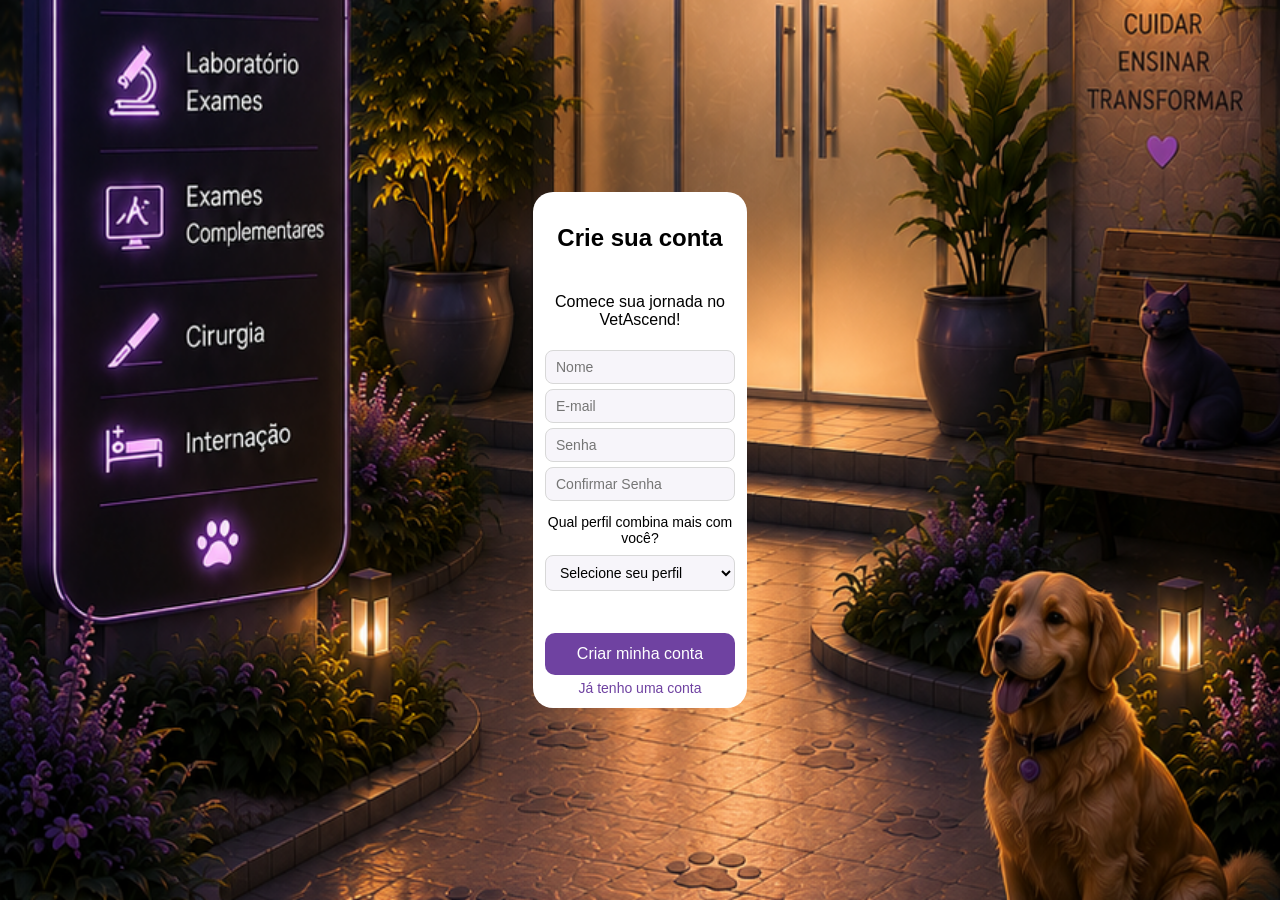
<file: Código/cadastro.html>
<!DOCTYPE html>
<html lang="pt-BR">
<head>
    <meta charset="UTF-8">
    <meta http-equiv="X-UA-Compatible" content="IE=edge">
    <meta name="viewport" content="width=device-width, initial-scale=1.0">
    <title>Cadastro - VetAscend</title>
    <link rel="stylesheet" href="style.css">
    
</head>
<body>
    <main class="tela-cadastro">
        <section class="card-cadastro">
            <h1>Crie sua conta</h1>
            <p>Comece sua jornada no VetAscend!</p>
            <input class="campo-nome"type="text"
            placeholder="Nome">
            <input class="campo-email-cadastro"type="email"
            placeholder="E-mail">
            <input class="campo-senha-cadastro"type="password"
            placeholder="Senha">
            <input class="campo-confirmar-senha"type="password"
            placeholder="Confirmar Senha">
            <p class="titulo-perfil">Qual perfil combina mais com você? </p>
            <select class="campo-perfil">
                <option value="">Selecione seu perfil</option>
                <option value="Estudante">Estudante de Veterinária</option>
                <option value="profissional">Profissional da área da Veterinária</option>
                <option value="amante-animais">Amante dos Animais</option>
            </select>
            <p class="mensagem-erro-cadastro"></p>
            <button class="botao-finalizar-cadastro">Criar minha conta</button> 
            <a href="index.html">Já tenho uma conta</a>
        </section>
    </main>  
    
    <script src="cadastro.js"></script>          
</body>
</html>
</file>
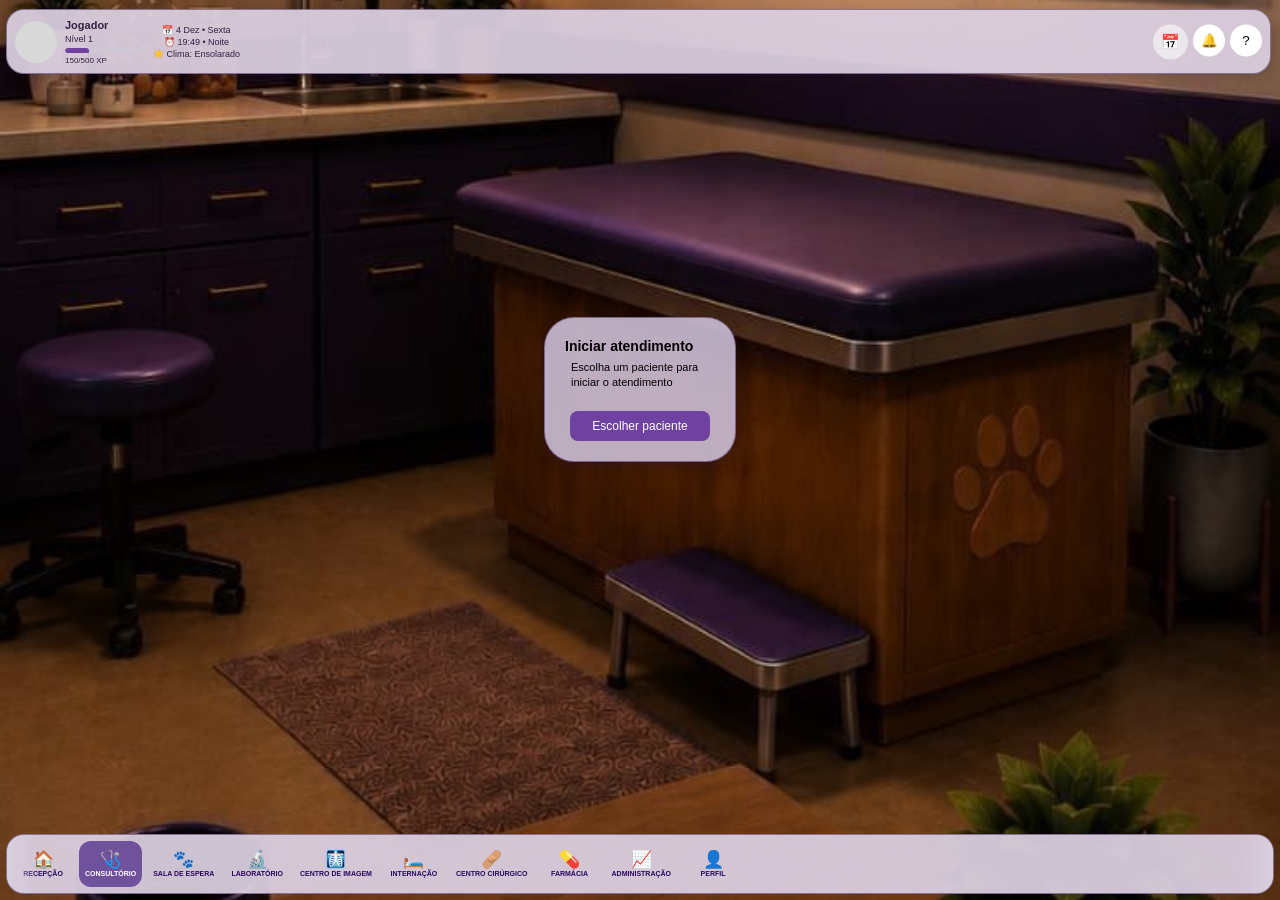
<file: Código/consultorio.html>
<!DOCTYPE html>
<html lang="pt-BR">
<head>
    <meta charset="UTF-8">
    <meta http-equiv="X-UA-Compatible" content="IE=edge">
    <meta name="viewport" content="width=device-width, initial-scale=1.0">
    <title>Consultório - VetAscend</title>
    <link rel="stylesheet" href="style.css">
</head>
<body>

    
    <main class="tela-consultorio">

        <div id="barra-superior"></div>

        <div class="conteudo-consultorio"></div>

    </main>

    <script src="componentes.js"></script>

    <script src="consultorio.js"></script>
</body>
</html>
</file>
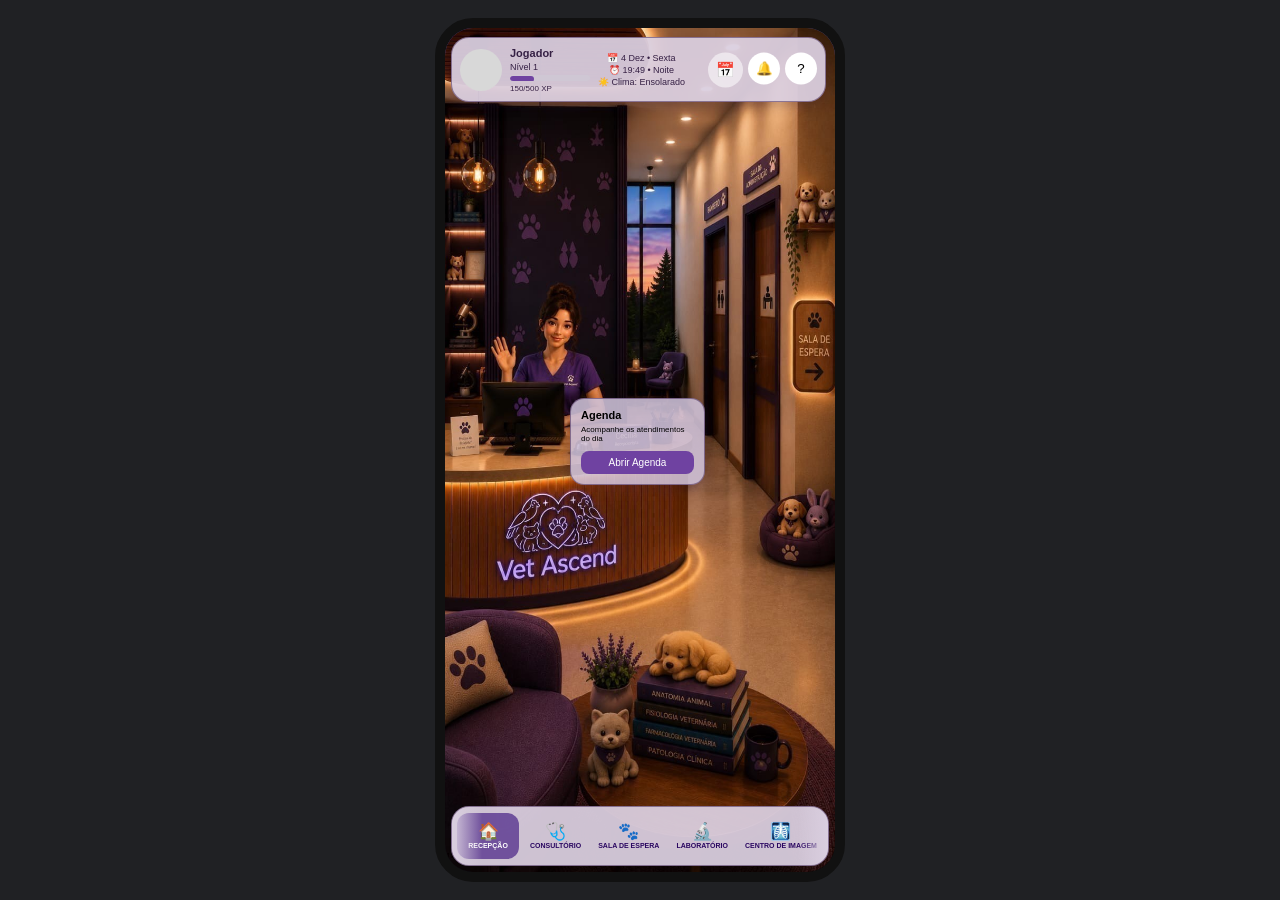
<file: Código/preview.html>
<!DOCTYPE html>
<html lang="pt-BR">

<head>
    <meta charset="UTF-8">
    <meta name="viewport" content="width=device-width,initial-scale=1.0">
    <title> Preview Mobile - VetAscend</title>
    <style>
        body {
            margin: 0;
            min-height: 100vh;
            display: flex;
            justify-content: center;
            align-items: center;
            background-color: #202124;
        }

        .celular {
            width: 390px;
            height: 844px;
            border: 10px solid #111;
            border-radius: 38px;
            overflow: hidden;
            background-color: #111;
            transform: scale(1);
        }

        .celular iframe {
            width: 100%;
            height: 100%;
            border: none;
        }
    </style>
</head>

<body>

    <div class="celular">
        <iframe src="recepcao.html"></iframe>
    </div>
</body>
</html>
</file>
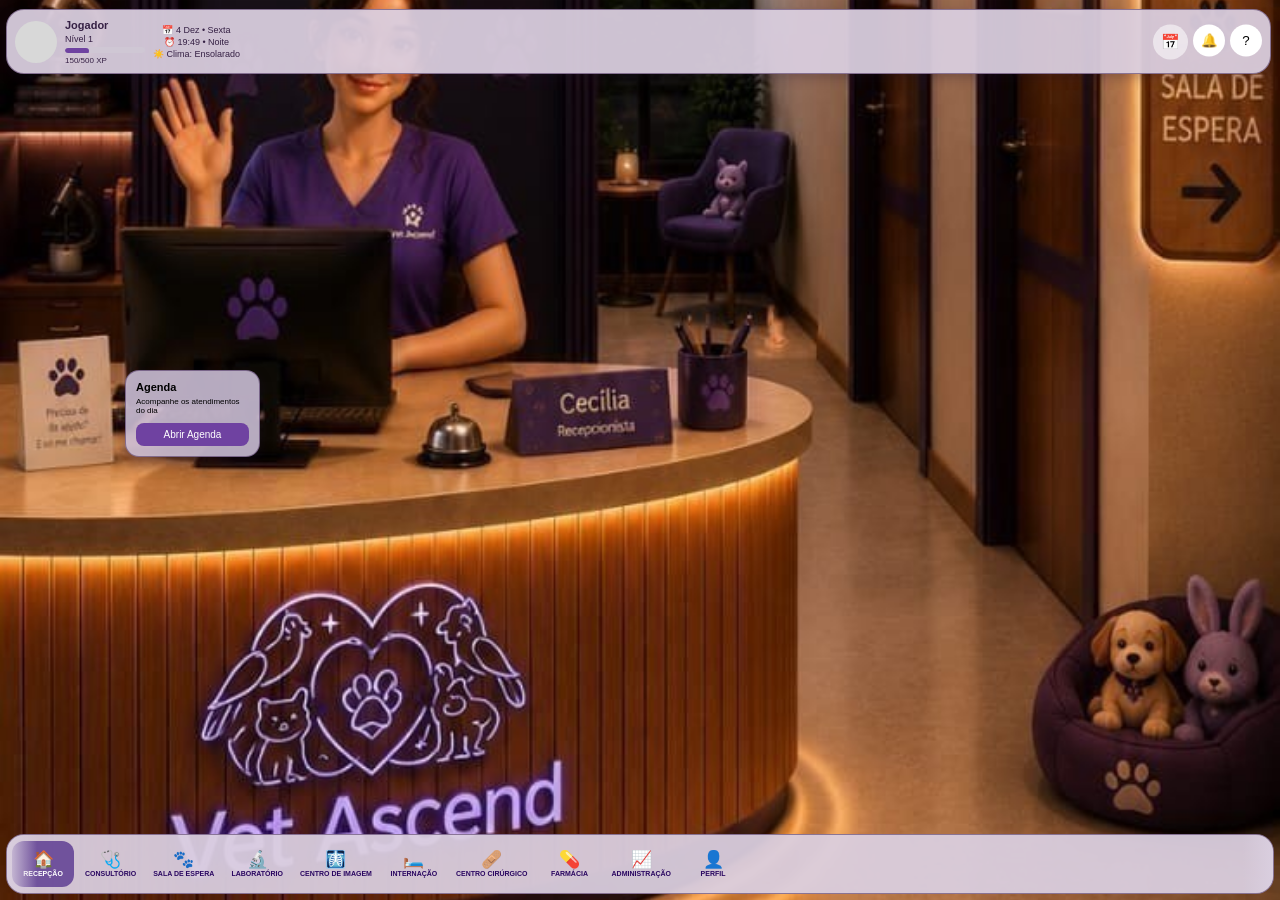
<file: Código/recepcao.html>
<!DOCTYPE html>
<html lang="pt-BR">
<head>
    <meta charset="UTF-8">
    <meta http-equiv="X-UA-Compatible" content="IE=edge">
    <meta name="viewport" content="width=device-width, initial-scale=1.0">
    <title>Recepção - VetAscend</title>
    <link rel="stylesheet" href="style.css">
</head>
<body>
    <main class="tela-recepcao">

        <!--Todas as informações da Barra superior-->
        <div id="barra-superior"></div>

        <!--Painel da Agenda-->
        <section class="painel-agenda">
            <p class="titulo-agenda">Agenda</p>
            <p class="resumo-agenda">Acompanhe os atendimentos do dia</p>
            <button class="botao-abrir-agenda" 
        type="button">Abrir Agenda</button>
        </section>

        <!--Cecília-->
        <section class="area-cecilia">
            <div class="fala-cecilia">
                <div class="avatar-cecilia"></div>

                    <div class="balao-cecilia">
                        <p class="texto-cecilia">Oii! Que bom ter você por aqui!</p>
                    <div class="opcoes-cecilia">
                        <button class="botao-conhecer">Quero Conhecer</button>
                        <button class="botao-explorar">Explorar sozinha</button>
                    </div>
                    <button class="botao-continuar">Continuar</button>
                    </div>
            </div>

        </section>  

    </main>
    <script src="componentes.js"></script>
    <script src="recepcao.js"></script>
</body>
</html>
</file>
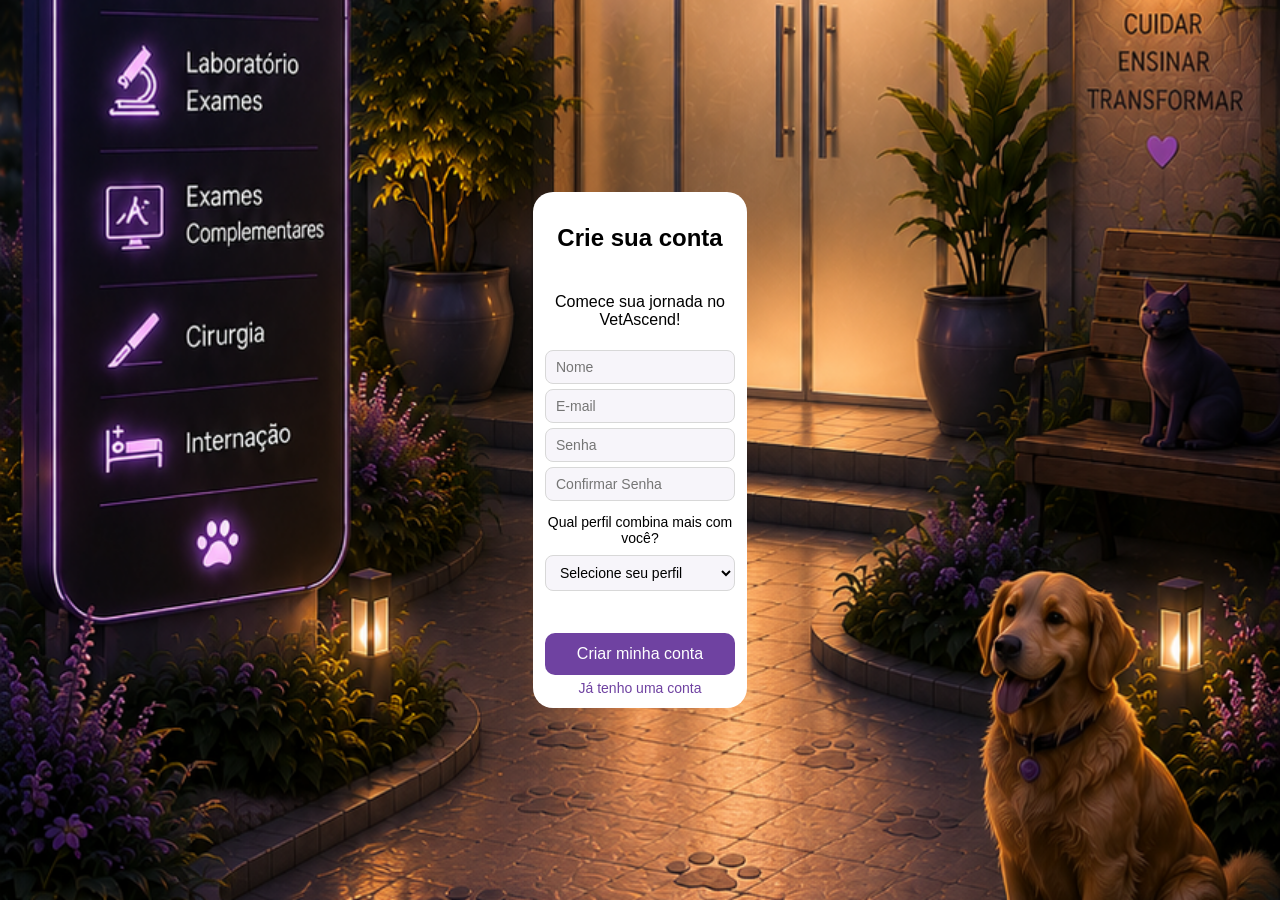
<file: VetAscend/Código/cadastro.html>
<!DOCTYPE html>
<html lang="pt-BR">
<head>
    <meta charset="UTF-8">
    <meta http-equiv="X-UA-Compatible" content="IE=edge">
    <meta name="viewport" content="width=device-width, initial-scale=1.0">
    <title>Cadastro - VetAscend</title>
    <link rel="stylesheet" href="style.css">
    
</head>
<body>
    <main class="tela-cadastro">
        <section class="card-cadastro">
            <h1>Crie sua conta</h1>
            <p>Comece sua jornada no VetAscend!</p>
            <input class="campo-nome"type="text"
            placeholder="Nome">
            <input class="campo-email-cadastro"type="email"
            placeholder="E-mail">
            <input class="campo-senha-cadastro"type="password"
            placeholder="Senha">
            <input class="campo-confirmar-senha"type="password"
            placeholder="Confirmar Senha">
            <p class="titulo-perfil">Qual perfil combina mais com você? </p>
            <select class="campo-perfil">
                <option value="">Selecione seu perfil</option>
                <option value="Estudante">Estudante de Veterinária</option>
                <option value="profissional">Profissional da área da Veterinária</option>
                <option value="amante-animais">Amante dos Animais</option>
            </select>
            <p class="mensagem-erro-cadastro"></p>
            <button class="botao-finalizar-cadastro">Criar minha conta</button> 
            <a href="index.html">Já tenho uma conta</a>
        </section>
    </main>  
    
    <script src="cadastro.js"></script>          
</body>
</html>
</file>
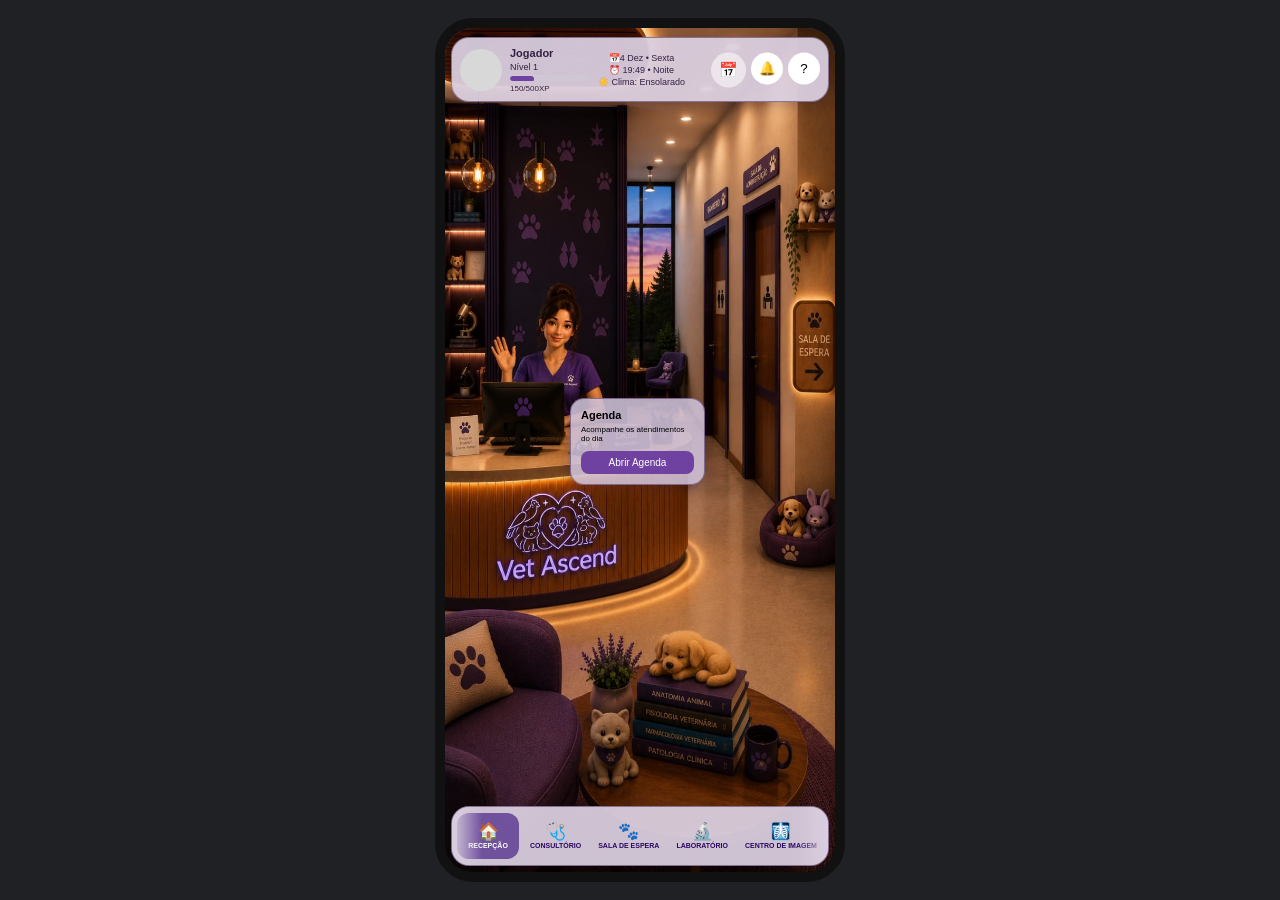
<file: VetAscend/Código/preview.html>
<!DOCTYPE html>
<html lang="pt-BR">

<head>
    <meta charset="UTF-8">
    <meta name="viewport" content="width=device-width,initial-scale=1.0">
    <title> Preview Mobile - VetAscend</title>
    <style>
        body {
            margin: 0;
            min-height: 100vh;
            display: flex;
            justify-content: center;
            align-items: center;
            background-color: #202124;
        }

        .celular {
            width: 390px;
            height: 844px;
            border: 10px solid #111;
            border-radius: 38px;
            overflow: hidden;
            background-color: #111;
            transform: scale(1);
        }

        .celular iframe {
            width: 100%;
            height: 100%;
            border: none;
        }
    </style>
</head>

<body>

    <div class="celular">
        <iframe src="recepcao.html"></iframe>
    </div>
</body>
</html>
</file>
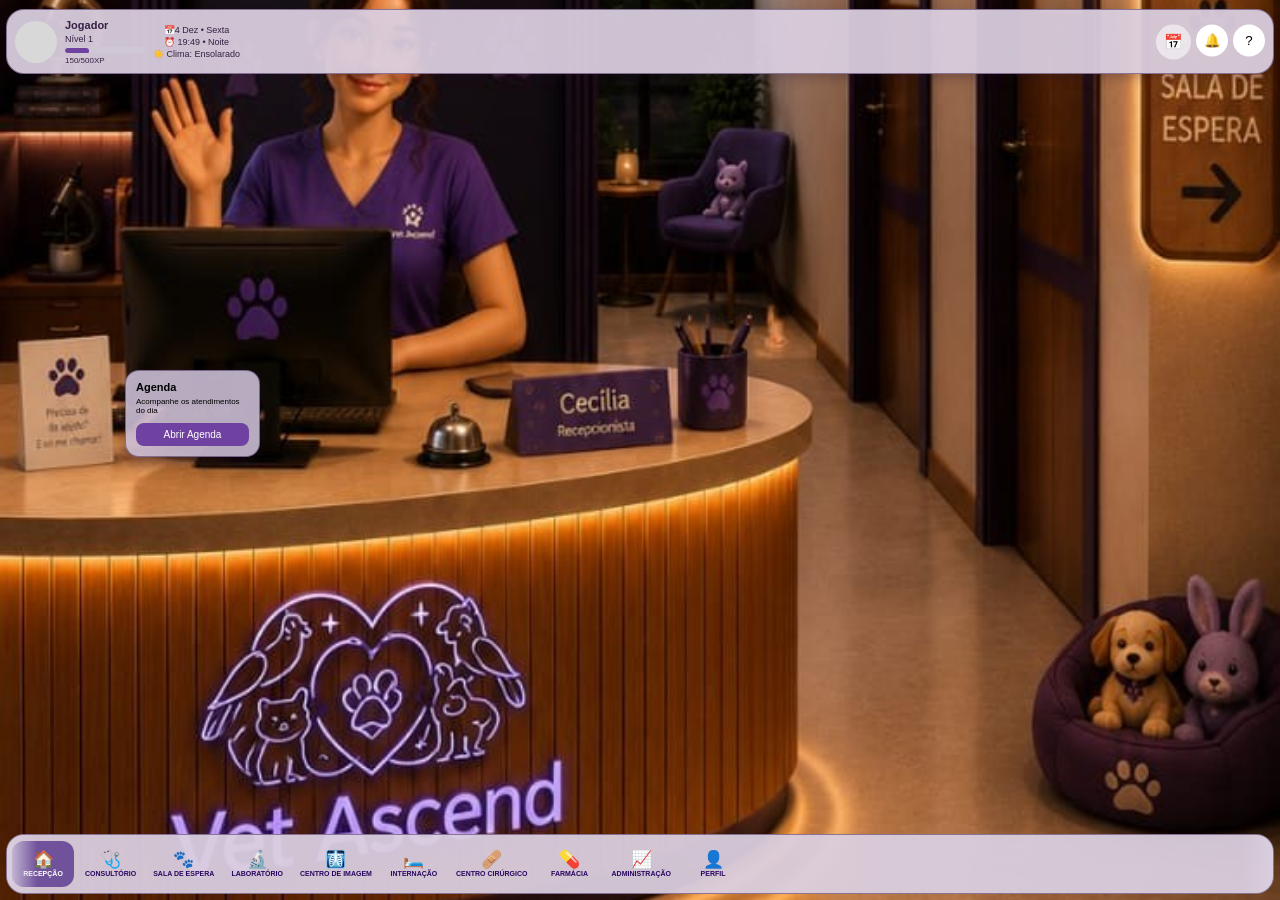
<file: VetAscend/Código/recepcao.html>
<!DOCTYPE html>
<html lang="pt-BR">
<head>
    <meta charset="UTF-8">
    <meta http-equiv="X-UA-Compatible" content="IE=edge">
    <meta name="viewport" content="width=device-width, initial-scale=1.0">
    <title>Recepção - VetAscend</title>
    <link rel="stylesheet" href="style.css">
</head>
<body>
    <main class="tela-recepcao">

        <!--Todas as informações da Barra superior-->
        <header class="barra-superior">

            <!--Jogador-->
            <div class="perfil-jogador">
                <div class="avatar-jogador"></div>

                <div class="dados-jogador">
                    <p class="nome-jogador">Jogador</p>
                    <div class="nivel-jogador">
                    <span class="texto-nivel">Nível 1</span>
                    </div>
                    <div class="progresso-xp">
                        <div class="barra-xp"></div>
                    </div>    

                    <span class="texto-xp">150/500 XP</span>
            </div>


            <!--Informações do dia- hora, dia e clima-->
            <div class="informacoes-dia">
                <div class="info-data">
                    <span class="dia-data">📅 17 Jun • Terça</span>
                </div>
                <div class="info-hora">
                    <span class="hora-atual">⏰ 16:41 • Tarde</span>
                </div>
                <div class="info-clima">
                    <span class="clima-atual">☀️ Clima: Ensolarado</span>
                </div>
            </div>


            <!--Notificações e Ajuda-->
            <div class="acoes-recepcao">
                <button class="botao-abrir-agenda-superior"
                type="button">📅</button>
                <button class="botao-notificacoes"
                type="button">🔔</button>
                <button class="botao-ajuda"
                type="button">?</button>
            </div>

        </header>


        <!-- MODAL DA CENTRAL DE AJUDA -->
<div class="modal-ajuda">

    <div class="conteudo-modal-ajuda">

        <button class="botao-fechar-ajuda" type="button">X</button>

        <div class="pagina-principal-ajuda">

        <h2 class="titulo-modal-ajuda">❓ CENTRAL DE DÚVIDAS ❓</h2>

        <p class="texto-inicial-ajuda"> Como podemos ajudar? </p>

        <div class="lista-ajuda">

            <button class="item-ajuda" type="button"
            data-ajuda="clinica">
                <span class="icone-ajuda">🏥</span>

                <span class="texto-item-ajuda">
                    <strong>Conhecendo a Clínica</strong>
                    <span>Entenda os ambientes</span>
                </span>
            </button>

            <button class="item-ajuda" type="button"
            data-ajuda="navegacao">
                <span class="icone-ajuda">🧭</span>

                <span class="texto-item-ajuda">
                    <strong>Navegação</strong>
                    <span>Como se mover pelo aplicativo</span>
                </span>
            </button>

            <button class="item-ajuda" type="button"
            data-ajuda="agenda">
                <span class="icone-ajuda">📅</span>

                <span class="texto-item-ajuda">
                    <strong>Agenda</strong>
                    <span>Entenda os atendimentos do dia</span>
                </span>
            </button>

            <button class="item-ajuda" type="button"
            data-ajuda="paciente">
                <span class="icone-ajuda">🩺</span>

                <span class="texto-item-ajuda">
                    <strong>Atender um paciente</strong>
                    <span>Conheça o fluxo clínico</span>
                </span>
            </button>

            <button class="item-ajuda" type="button"
            data-ajuda="helena">
                <span class="icone-ajuda">👩‍⚕️</span>

                <span class="texto-item-ajuda">
                    <strong>Dra. Helena</strong>
                    <span>Conheça sua mentora</span>
                </span>
            </button>

            <button class="item-ajuda" type="button"
            data-ajuda="estudos">
                <span class="icone-ajuda">📚</span>

                <span class="texto-item-ajuda">
                    <strong>Estudos e Treinamentos</strong>
                    <span>Conheça os recursos de aprendizagem</span>
                </span>
            </button>
        </div>
        </div>

        <!-- PÁGINA DE AJUDA: CONHECENDO A CLÍNICA -->
        <div
            class="pagina-ajuda pagina-clinica-ajuda"
            data-pagina-ajuda="clinica">

        <button class="botao-voltar-ajuda" type="button">← Voltar</button>

        <h2 class="titulo-pagina-ajuda">🏥 Conhecendo a Clínica</h2>

        <p class="texto-pagina-ajuda"> • A Clínica é o principal ambiente de simulação do VetAscend.</p>

        <p class="texto-pagina-ajuda"> • Cada ambiente possui uma função dentro da rotina veterinária.</p>

        <p class="texto-pagina-ajuda"> • Durante os atendimentos, você poderá passar por diferentes setores conforme as necessidades de cada paciente.</p>

        <p class="texto-pagina-ajuda"> • Explore os ambientes e acompanhe o funcionamento da clínica ao longo do dia.</p>

        </div>

        <!-- PÁGINA DE AJUDA: NAVEGAÇÃO -->
        <div class="pagina-ajuda pagina-navegacao-ajuda" data-pagina-ajuda = "navegacao">

            <button class="botao-voltar-ajuda" 
            type="button"> Voltar </button>
            
            <h2 class="titulo-pagina-ajuda"> Navegação </h2>

            <p class="texto-pagina-ajuda"> • A barra inferior permite acessar os ambientes da clínica.</p>

            <p class="texto-pagina-ajuda"> • Deslize a barra para os lados para visualizar outros ambientes.</p>

            <p class="texto-pagina-ajuda"> • Toque no ambiente que deseja acessar.</p>
        
            <p class="texto-pagina-ajuda"> • O ambiente destacado indica onde você está no momento.</p>
        </div>

        <!-- PÁGINA DE AJUDA: AGENDA -->
        <div
            class="pagina-ajuda pagina-agenda-ajuda"
            data-pagina-ajuda="agenda">

            <button class="botao-voltar-ajuda" type="button">← Voltar</button>

            <h2 class="titulo-pagina-ajuda">📅 Agenda</h2>

            <p class="texto-pagina-ajuda">A Agenda permite acompanhar os atendimentos programados para o dia.</p>

            <p class="texto-pagina-ajuda">Nela, você pode visualizar os pacientes e os horários dos atendimentos.</p>

            <p class="texto-pagina-ajuda">Os atendimentos não precisam ser realizados na ordem apresentada.</p>

            <p class="texto-pagina-ajuda">Escolha o paciente que deseja acompanhar e siga a rotina da clínica.</p>
        </div>

        <!-- PÁGINA DE AJUDA: ATENDER UM PACIENTE -->
        
        <div
            class="pagina-ajuda pagina-paciente-ajuda"
            data-pagina-ajuda="paciente">
        
            <button class="botao-voltar-ajuda" type="button">← Voltar</button>

            <h2 class="titulo-pagina-ajuda">🩺 Atender um Paciente</h2>

            <p class="texto-pagina-ajuda">Os atendimentos simulam etapas da rotina clínica veterinária.</p>

            <p class="texto-pagina-ajuda">Durante um caso, você poderá coletar informações, avaliar o paciente e tomar decisões clínicas.</p>

            <p class="texto-pagina-ajuda">O fluxo do atendimento pode envolver anamnese, exame físico, exames complementares, diagnóstico e conduta.</p>

            <p class="texto-pagina-ajuda">Observe as informações do caso e avance utilizando seu raciocínio clínico.</p>

        </div>

        <!-- PÁGINA DE AJUDA: DRA. HELENA -->

        <div
            class="pagina-ajuda pagina-helena-ajuda"
            data-pagina-ajuda="helena">

            <button class="botao-voltar-ajuda" type="button">← Voltar</button>

            <h2 class="titulo-pagina-ajuda">👩‍⚕️ Dra. Helena</h2>

            <p class="texto-pagina-ajuda">A Dra. Helena é sua mentora dentro do VetAscend.</p>

            <p class="texto-pagina-ajuda">Durante sua jornada, ela poderá acompanhar seu desempenho e orientar seu aprendizado.</p>

            <p class="texto-pagina-ajuda">Seus feedbacks ajudam a identificar pontos importantes do raciocínio clínico e compreender seus erros.</p>

            <p class="texto-pagina-ajuda">A Dra. Helena não está aqui apenas para entregar respostas, mas para ajudar você a pensar.</p>
        </div>

        <!-- PÁGINA DE AJUDA: ESTUDOS E TREINAMENTOS -->

        <div
            class="pagina-ajuda pagina-estudos-ajuda"
            data-pagina-ajuda="estudos">

            <button class="botao-voltar-ajuda" type="button">← Voltar</button>

            <h2 class="titulo-pagina-ajuda">📚 Estudos e Treinamentos</h2>

            <p class="texto-pagina-ajuda">O VetAscend também possui recursos voltados ao estudo e à prática.</p>

            <p class="texto-pagina-ajuda">Na área de Estudos, você poderá consultar conteúdos organizados para apoiar seu aprendizado.</p>

            <p class="texto-pagina-ajuda">Nos Treinamentos, você poderá praticar através de questões, simulados, flashcards e exercícios.</p>

            <p class="texto-pagina-ajuda">Utilize esses recursos para revisar conteúdos e fortalecer seus conhecimentos.</p>
        
        </div>
    </div>
</div>

        <!--Painel da Agenda-->
        <section class="painel-agenda">
            <p class="titulo-agenda">Agenda</p>
            <p class="resumo-agenda">Acompanhe os atendimentos do dia</p>
            <button class="botao-abrir-agenda" 
        type="button">Abrir Agenda</button>
        </section>

        <!--Tela da Agenda-->
        <div class="modal-agenda">
            <div class="conteudo-modal-agenda">

                <button class="botao-fechar-agenda"
                type="button"> X </button>

                <h2 class="titulo-modal-agenda">📅 AGENDA DE HOJE</h2>

                <div class="lista-agendamento">

                    <div class="agendamento">
                        <div class="avatar-paciente"> 🐶 </div>

                        <div class="dados-agendamento">
                            <strong>09:00 - Luna</strong>
                            <span>Canina • Golden Retriever</span>
                            <span>Consulta</span>
                        </div>
                        
                        <span class="status-agendamento">Confirmado</span>

                    </div>

                    <div class="agendamento">
                        <div class="avatar-paciente"> 🐱 </div>

                        <div class="dados-agendamento">
                            <strong>11:30 - Thor</strong>
                            <span>Felina • SRD</span>
                            <span>Exame de sangue</span>
                        </div>
                        
                        <span class="status-agendamento">Confirmado</span>

                    </div>

                    <div class="agendamento">
                        <div class="avatar-paciente"> 🐶 </div>

                        <div class="dados-agendamento">
                            <strong>14:00 - Mel</strong>
                            <span>Canina • Shi-tzu</span>
                            <span>Retorno</span>
                        </div>
                        
                        <span class="status-agendamento status-pendente">Pendente</span>

                    </div>
                </div>
            </div>
        </div>


        <!--Cecília-->
        <section class="area-cecilia">
            <div class="fala-cecilia">
                <div class="avatar-cecilia"></div>

                    <div class="balao-cecilia">
                        <p class="texto-cecilia">Oii! Que bom ter você por aqui!</p>
                    <div class="opcoes-cecilia">
                        <button class="botao-conhecer">Quero Conhecer</button>
                        <button class="botao-explorar">Explorar sozinha</button>
                    </div>
                    <button class="botao-continuar">Continuar</button>
                    </div>
            </div>

        </section>


        <!--Barra de navegação dos ambientes-->
    <div class="area-navegacao-ambientes">

        <nav class="barra-navegacao-ambientes">

            <button class="item-ambiente ambiente-ativo"
            type="button">
                <span class="icone-ambiente">🏠</span>
                <span class="nome-ambiente">RECEPÇÃO</span>
            </button>

            <button class="item-ambiente" type="button">
                <span class="icone-ambiente">🩺</span>
                <span class="nome-ambiente">CONSULTÓRIO</span>
            </button>

            <button class="item-ambiente" type="button">
                <span class="icone-ambiente">🐾</span>
                <span class="nome-ambiente">SALA DE ESPERA</span>
            </button>

            <button class="item-ambiente" type="button">
                <span class="icone-ambiente">🔬</span>
                <span class="nome-ambiente">LABORATÓRIO</span>
            </button> 
            
            <button class="item-ambiente" type="button">
                <span class="icone-ambiente">🩻</span>
                <span class="nome-ambiente">CENTRO DE IMAGEM</span>
            </button>    

            <button class="item-ambiente" type="button">
                <span class="icone-ambiente">🛏️</span>
                <span class="nome-ambiente">INTERNAÇÃO</span>
            </button>

            <button class="item-ambiente" type="button">
                <span class="icone-ambiente">🩹</span>
                <span class="nome-ambiente">CENTRO CIRÚRGICO</span>
            </button>

            <button class="item-ambiente" type="button">
                <span class="icone-ambiente">💊</span>
                <span class="nome-ambiente">FARMÁCIA</span>
            </button>

            <button class="item-ambiente" type="button">
                <span class="icone-ambiente">📈</span>
                <span class="nome-ambiente">ADMINISTRAÇÃO</span>
            </button>

            <button class="item-ambiente" type="button">
                <span class="icone-ambiente">👤</span>
                <span class="nome-ambiente">PERFIL</span>
            </button>

        </nav>
    
    </div>     

    </main>
    <script src="recepcao.js"></script>
</body>
</html>
</file>
<file: Código/style.css>
/*TELA INICIAL/LOGIN */

body{
    background-image: url("../Recursos/Ambientes/Tela login/login-fundo.png"); /* Define a cor do fundo da página */
    background-size: cover; /* Faz a imagem cobrir toda a tela */
    background-position: center;  /* Centraliza a imagem */
    background-repeat: no-repeat;  /* Impede a imagem de se repetir */
    min-height: 100vh;  /* Ocupa no minimo toda a altura da tela */
    margin: 0;     /* Remove a margem do navegador automatica */
    font-family: Arial, sans-serif;
}

.tela-login {
    min-height: 100vh;
    display:flex;          /* Ativa o flexbox para organizar os elementos */
    justify-content: center;     /* Centraliza horizontalmente */
    align-items: center;         /* Centraliza verticalmente */
}

.card-login {
    background-color: white;
    padding: 12px;    /* Espaço interno entre o conteudo e as bordas do card */
    border-radius: 20px;  /* Arredonda os cantos do card */
    width: 190px;   /* Define a largura do card */
    max-width: 80%;   /* Impede o card de ficar grande demais em telas pequenas */
    display: flex;
    flex-direction: column;  /* Organiza os elementos em uma coluna, um abaixo do outro */
    gap: 8px;  /* Cria espaçamento dos elementos */
    text-align: center;   /* Centraliza os textos */
}

.card-login h1 {
    font-size: 24px;
    color: #5b348b;
    margin: 0 0 4px;
}

.card-login p {
    font-size: 13px;
    color: black;
    margin: 0 0 10px;
}

.card-login input {   /*seleciona todos os campos input e altera juntos */
    padding: 10px 12px;
    border-radius: 8px;
    border: 1px solid #d8d8d8;   /* Define borda fina e cinza nos campos */
    font-size: 14px; /* Define o tamanho do texto dentro do campo */
    background-color: #f7f5fa;
    outline: none;   /*Remove o contorno padrão ao clicar */
}

.card-login input:focus {
    border-color: #7b4bb7;   /*Deixa a borda roxa quando o campo é selecionado */
}

.card-login button {
    padding: 12px;
    border-radius: 10px;
    border: none;  /* Remove a borda padrão */
    font-size: 16px;
    cursor: pointer;  /* Muda o cursor ao passar sobre o botão */
}

.botao-entrar {
    background-color: #6f42a1;
    color: white;
    width: 100%;
}

.botao-entrar:hover {
    background-color: #5b3a8b;  /*Escure o botão quando o mouse passa por cima */
}

.botao-criar-conta {
    background-color: white;
    color: #6f42a1;
    border: 1px solid #6f42a1;
    width: 100%;
}

.botao-criar-conta:hover {
    background-color: #ddd0eb;
}

.card-login a {
    color: #6f42a1;
    text-decoration: none; /* Remove o sublinado */
    font-size: 14px;
}

.card-login a:hover {
    text-decoration: underline;  /*Sublinha o link quando passa por cima */
}

.card-login .mensagem-erro {
    color: #c0392b;
    font-size: 12px;
    margin: 0;
}

.area-senha {
    display: flex; /*coloca o campo senha e botao lado a lado */
    width: 100%;
    position: relative;  /*Posicionará o olhinho dentro da area de senha */
}

.area-senha .campo-senha {
    flex:1;  /*faz o campo de senha ocupar o espaço disponivel */
}

.botao-mostrar-senha {
    position: absolute; /*posiciona o botao dentro da area senha */
    right: 8px;
    top: 50%;
    transform: translateY(-50%);  /*centraliza o botão verticamente */
    width: 35px;  /* Define a largura do botão do olhinho */
    padding: 0;
    background: transparent;
    flex-shrink: 0;  /*impede o botão de deformar */

}


/*COMEÇO DA TELA CADASTRO */

.tela-cadastro {
    min-height: 100vh;
    display:flex;         
    justify-content: center;     
    align-items: center;         
}

.card-cadastro {
    background-color: white;
    padding: 12px;    
    border-radius: 20px;  
    width: 190px;   
    max-width: 80%;   
    display: flex;
    flex-direction: column;  
    gap: 5px;  
    text-align: center;   
}

.card-cadastro input {   
    padding: 8px 10px;
    border-radius: 8px;
    border: 1px solid #d8d8d8;   
    font-size: 14px; 
    background-color: #f7f5fa;
    outline: none;   
}

.card-cadastro input:focus {
    border-color: #7b4bb7;   
}

.botao-finalizar-cadastro {
    padding: 12px;
    border: none;
    border-radius: 10px;
    background-color: #6f42a1;
    color: white;
    font-size: 16px;
    cursor: pointer;
}

.botao-finalizar-cadastro:hover {
    background-color: #5b348b;

}

.card-cadastro a {
    color: #6f42a1;
    text-decoration: none;
    font-size: 14px;
}

.card-cadastro a:hover {
    text-decoration: underline;
}

.titulo-perfil {
    font-size: 14px;
    margin: 8px 0 4px;
}

.campo-perfil {
    padding: 8px 10px;
    border-radius: 8px;
    border: 1px solid #d8d8d8;
    font-size: 14px;
    background-color: #f7f5fa;
    outline: none;
    cursor: pointer;
}

.campo-perfil:focus {
    border-color: #7b4bb7;
}


/*COMEÇO DA RECEPÇÃO */

.tela-recepcao {
    height: 100vh;
    position: relative;
    overflow: hidden;
    background-image: url("../Recursos/Ambientes/Recepção/fundo-recepção-V2.jpg");
    background-size: cover;
    background-position: center;
    background-repeat: no-repeat;
}


/*Tudo sobre a CECÍLIA */

.area-cecilia {
    position: relative;
    width: 100%;
    height: 100%;
}

.fala-cecilia {
    position: absolute; /*Permite escolher onde a fala aparece */
    top: 120px;
    left: 20px;
    display: flex;
    align-items: center;
    gap: 8px;
    opacity: 0;  /*controla a transparencia de um elemento */
    transition: opacity 0.5s ease;
}

.avatar-cecilia {
    width: 55px;
    height: 55px;
    border-radius: 50%;
    background-color: white;
    background-image: url("../Recursos/Personagens/Cecília-Recepcionista/frente-feliz-cecilia.jpg");
    background-size: cover;
    background-position: center;
    flex-shrink: 0;
}

.balao-cecilia {
    background-color: white;
    padding: 10px 14px;
    border-radius: 14px;
    max-width: 220px;
}

.texto-cecilia {
    margin: 0;
    font-size: 13px;
}

.opcoes-cecilia {
    display: none;
}

.botao-continuar {
    display: none;
}


/*Tudo sobre a BARRA SUPERIOR */

.barra-superior {
    position: relative;
    top: 3px;

    width: calc(100% - 15px);
    height: 65px;   
    min-height: 50px;

    margin: 6px;
    padding: 6px 8px;

    border-radius: 18px;

    background-color: rgba(218, 207, 224, 0.94);
    border: 1px solid rgba(74, 47, 94, 0.55);
    box-shadow: 0 4px 12px rgba(30, 15, 45, 0.25);
    box-sizing: border-box;

    display: flex;
    align-items: center;
    gap: 6px;

    z-index: 10;  /*mantem a barra acima do cenario */
}

.informacoes-dia {
    display: flex;
    flex-direction: column;
    align-items: center;
    gap: 2px;
    flex: 1;
    color: #352044;
    min-width: 0;
}

.info-data,
.info-hora,
.info-clima {
    font-size: 9px;
}

.perfil-jogador {
    display: flex;
    align-items: center;
    gap: 8px;
    min-width: 120px;
    margin-right: 8px;
}

.avatar-jogador {
    width: 42px;
    height: 42px;
    border-radius: 50%;
    background-color: #d8d8d8;
    flex-shrink: 0;
}

.dados-jogador {
    display: flex;
    flex-direction: column;
    gap: 3px;
    color: #352044;
}

.nome-jogador {
    margin: 0;
    font-size: 11px;
    font-weight: bold;
}

.nivel-jogador {
    margin: 0;
    font-size: 9px;
}

.acoes-recepcao {
    position: absolute;
    right: 8px;
    top: 50%;
    transform: translateY(-50%);
    display: flex;
    gap: 5px;
}

.botao-notificacoes, 
.botao-ajuda {
    width: 32px;
    height: 32px;
    min-width: 32px;
    min-height: 32px;
    padding: 0;
    border: none;
    border-radius: 50%;
    background-color: white;
    display: flex;
    align-items: center;
    justify-content: center;
    cursor: pointer;
}

.botao-abrir-agenda-superior {
    width: 35px;
    height: 35px;
    
    border: none;
    border-radius: 50%;

    padding: 0;

    background-color: rgba(255, 255, 255, 0.55);

    display: flex;
    align-items: center;
    justify-content: center;

    font-size: 15px;

    cursor: pointer;
}


.progresso-xp {
    width: 80px;
    height: 6px;
    background-color: #cfc7d4;
    border-radius: 10px;
    overflow: hidden;
}

.barra-xp {
    width: 80px;
    height: 6px;
    background-color: #6f42a1;
    border-radius: 10px;
    overflow: hidden;
    margin-top: 1px;
}

.texto-xp {
    font-size: 8px;
    display: block;
}

/*tudo sobre MODAL NOTIFICAÇÕES */

.modal-notificacoes {
    position: absolute;
    inset: 0;

    background-color: rgba(0, 0, 0, 0.55);

    display: none;
    align-items: flex-start;
    justify-content: center;
    padding-top: 90px;

    z-index: 20;
}

.conteudo-modal-notificacoes {
    position: relative;

    width: calc(100% - 20px);
    max-height: 82%;

    padding: 16px 12px;

    background-color: rgba(239, 232, 242, 0.98);
    border-radius: 24px;
    box-shadow: 0 12px 35px rgba(0, 0, 0, 0.25);

    box-sizing: border-box;
    overflow-y: auto;
}

.botao-fechar-notificacoes {
    position: absolute;

    top: 12px;
    right: 14px;

    border: none;
    background: transparent;

    color: #5b4b6b;

    font-size: 22px;
    font-weight: bold;

    cursor: pointer;
}

.titulo-modal-notificacoes {
    margin: 0;

    color: #433153;

    text-align: center;

    font-size: 18px;
}

.texto-inicial-notificacoes {
    margin: 10px 0 18px;

    color: #6e6379;

    text-align: center;

    font-size: 11px;

    line-height: 1.5;
}

.lista-notificacoes {
    display: flex;
    flex-direction: column;

    gap: 12px;
}

.carta-notificacao {
    display: flex;
    align-items: center;

    gap: 12px;

    width: 100%;

    padding: 14px;

    border: none;
    border-radius: 14px;

    background-color: #ffffff;

    cursor: pointer;

    transition: 0.2s;

    text-align: left;

    box-sizing: border-box;
}

.carta-notificacao:hover {
    transform: translateY(-2px);

    box-shadow: 0 4px 12px rgba(0, 0, 0, 0.08);
}

.carta-nao-lida {
    border-left: 5px solid #7c4dff;
}

.icone-carta {
    flex-shrink: 0;

    font-size: 22px;
}

.resumo-carta {
    display: flex;
    flex-direction: column;

    gap: 4px;

    flex: 1;
}

.resumo-carta strong {
    color: #433153;

    font-size: 12px;
}

.resumo-carta span {
    color: #6e6379;

    font-size: 10px;
}

.indicador-carta {
    padding: 3px 8px;

    border-radius: 20px;

    background-color: #7c4dff;

    color: #ffffff;

    font-size: 9px;
    font-weight: bold;
}

.pagina-notificacao {
    display: none;
}

.botao-voltar-notificacao {
    margin-bottom: 12px;

    padding: 0;

    border: none;
    background: transparent;

    color: #6f42a1;

    font-size: 10px;
    font-weight: bold;

    cursor: pointer;
}

.titulo-pagina-notificacao {
    margin: 0 0 14px;

    color: #433153;

    font-size: 16px;
}

.texto-pagina-notificacao {
    margin: 0 0 10px;

    color: #5f5266;

    font-size: 10px;

    line-height: 1.5;
}

.assinatura-notificacao {
    display: block;

    margin-top: 16px;

    color: #6f42a1;

    font-size: 11px;
}

.botao-favoritar-carta {
    margin-left: 8px;

    color: #8f819c;
    font-size: 20px;

    cursor: pointer;

    user-select: none;
    transition: 0.2s;
}

.botao-favoritar-carta:hover {
    color: #f4c542;

    transform: scale(1.1);
}

.carta-favorita .botao-favoritar-carta {
    color: #f4c542;
}

/* Tudo sobre MODAL DA CENTRAL DE AJUDA */

.modal-ajuda {
    position: absolute;
    inset: 0;

    background-color: rgba(0, 0, 0, 0.55);

    display: none;
    align-items: flex-start;
    justify-content: center;
    padding-top: 80px;

    z-index: 20;
}

.conteudo-modal-ajuda {
    position: relative;

    width: calc(100% - 20px);
    max-height: 82%;

    padding: 16px 12px;

    background-color: rgba(239, 232, 242, 0.98);
    border-radius: 20px 20px 0 0;

    box-sizing: border-box;
    overflow-y: auto;
}

.titulo-modal-ajuda {
    margin: 0 35px 6px 0;

    color: #352044;
    font-size: 16px;
    font-weight: bold;
}

.texto-inicial-ajuda {
    margin: 0 0 14px;

    color: #5f5266;
    font-size: 10px;
}

.botao-fechar-ajuda {
    position: absolute;
    top: 12px;
    right: 12px;

    width: 28px;
    height: 28px;

    padding: 0;
    border: none;
    border-radius: 50%;

    background-color: rgba(111, 66, 161, 0.15);
    color: #6f42a1;

    display: flex;
    align-items: center;
    justify-content: center;

    font-size: 20px;
    cursor: pointer;
}

.lista-ajuda {
    display: flex;
    flex-direction: column;
    gap: 8px;
}

.item-ajuda {
    width: 100%;
    padding: 10px;

    border: 1px solid rgba(111, 66, 161, 0.18);
    border-radius: 12px;

    background-color: rgba(255, 255, 255, 0.65);

    display: flex;
    align-items: center;
    gap: 10px;

    text-align: left;
    cursor: pointer;
}

.icone-ajuda {
    width: 34px;
    height: 34px;
    min-width: 34px;

    border-radius: 50%;
    background-color: rgba(111, 66, 161, 0.12);

    display: flex;
    align-items: center;
    justify-content: center;

    font-size: 17px;
}

.texto-item-ajuda {
    display: flex;
    flex-direction: column;
    gap: 2px;
}

.texto-item-ajuda strong {
    color: #352044;
    font-size: 10px;
}

.texto-item-ajuda span {
    color: #5f5266;
    font-size: 8px;
}

.pagina-ajuda {
    display: none;
}

.botao-voltar-ajuda {
    margin-bottom: 12px;

    padding: 0;
    border: none;
    background: transparent;

    color: #6f42a1;
    font-size: 10px;
    font-weight: bold;

    cursor: pointer;
}

.titulo-pagina-ajuda {
    margin: 0 0 14px;

    color: #352044;
    font-size: 16px;
}

.texto-pagina-ajuda {
    margin: 0 0 10;

    color: #5f5266;
    font-size: 10px;
    line-height: 1.5;
}

/*Tudo sobre a AGENDA */
.painel-agenda {
    position: absolute;
    top: 370px;
    left: 125px;

    width: 135px;
    padding: 10px;

    background-color: rgba(207, 194, 218, 0.88);
    border: 1px solid rgba(74, 47, 94, 0.55);
    border-radius: 14px;
    box-shadow: 0 4px 12px rgba(30, 15, 45, 0.35);

    box-sizing: border-box;
    z-index: 5;
}

.titulo-agenda {
    margin: 0;
    font-size: 11px;
    font-weight: bold;
}

.resumo-agenda {
    margin: 4px 0 8px;
    font-size: 8px;
}

.botao-abrir-agenda {
    width: 100%;
    padding: 6px;

    border: none;
    border-radius: 8px;
    background-color: #6f42a1;

    color: white;
    font-size: 10px;

    cursor: pointer;
}

.modal-agenda {
    position: absolute;
    inset: 0;

    background-color: rgba(0, 0, 0, 0,55);

    display: none;
    align-items: flex-end;
    justify-content: center;

    z-index: 20;
}

.conteudo-modal-agenda {
    position: relative;

    width: calc(100% - 20px);
    max-height: 72%;

    padding: 16px;

    background-color: rgba(239, 232, 242, 0.98);
    border-radius: 20px 20px 0 0;

    box-sizing: border-box;
    overflow-y: auto;
}

.titulo-modal-agenda {
    margin: 0 35px 16px 0;

    color: #352044;
    font-size: 15px;
    font-weight: bold;
}

.botao-fechar-agenda {
    position: absolute;
    top: 12px;
    right: 12px;

    width: 28px;
    height: 28px;

    padding: 0;
    border: none;
    border-radius: 50%;

    background-color: rgba(111, 66, 161, 0.15);
    color: #6f42a1;

    display: flex;
    align-items: center;
    justify-content: center;

    font-size: 15px;
    cursor: pointer;
}

.lista-agendamentos {
    display: flex;
    flex-direction: column;
    gap: 8px;
}

.agendamento {
    display: flex;
    align-items: center;
    gap: 8px;

    padding: 10px;

    background-color: rgba(255, 255, 255, 0.65);
    border: 1px solid rgba(111, 66, 161, 0.18);
    border-radius: 12px;
}

.avatar-paciente {
    width: 34px;
    height: 34px;
    min-width: 34px;

    border-radius: 50%;
    background-color: rgba(111, 66, 161, 0.12);

    display: flex;
    align-items: center;
    justify-content: center;

    font-size: 18px;
}

.dados-agendamento {
    display: flex;
    flex-direction: column;
    min-width: 0;
    flex: 1;
}

.dados-agendamento strong {
    color: #352044;
    font-size: 12px;
}

.dados-agendamento span {
    font-size: 10px;
}

.status-agendamento {
    padding: 4px 6px;

    border-radius: 8px;
    background-color: rgba(74, 150, 90, 0.18);

    color: #356b42;
    font-size: 9px;
}

.status-pendente {
    background-color: rgba(196, 142, 48, 0.18);
    color: #8a611d;
}

.queixa-agendamento {
    margin: 8px 0 0;
    padding: 7px 9px;

    width: 100%;

    background-color: #eee7f7;
    color: #2a0761;
    border-radius: 10px;

    font-size: 10px;
    line-height: 1.35;

    box-sizing: border-box;
}

.queixa-agendamento strong {
    display: flex;
    margin-bottom: 2px;

    color: #2a0761;
    font-size: 10px;
}

.botao-iniciar-atendimento {
    margin-top: 6px;

    padding: 4px 10px;

    border: none;
    border-radius: 20px;

    background-color: #6f42a1;
    color: white;
    font-size: 9px;
    font-weight: bold;

    cursor: pointer;

    transition: 0.2s;
}

.botao-iniciar-atendimento:hover {
    background-color: #5d3590;
}

.acoes-agendamento {
    display: flex;
    flex-direction: column;
    align-items: center;
    justify-content: center;

    gap: 8px;
    min-width: 90px;
}

/*BARRA DE NAVEGAÇÃO DOS AMBIENTES */

.barra-navegacao-ambientes {
    width: 100%;

    height: 58px;
    padding: 5px;

    display: flex;
    align-items: center;
    gap: 5px;

    overflow-x: auto;
    overflow-y: hidden;

    box-sizing: border-box;
    z-index: 10;

    scrollbar-width: none;
}

.barra-navegacao-ambientes::-webkit-scrollbar {
    display: none;
}

.item-ambiente {
    flex: 0 0 auto;

    min-width: 62px;
    height: 46px;
    padding: 4px 6px;

    border: none;
    border-radius: 12px;
    background-color: transparent;

    display: flex;
    flex-direction: column;
    align-items: center;
    justify-content: center;
    gap: 2px;

    color: #2a0761;
    cursor: pointer;
}

.icone-ambiente {
    font-size: 17px;
    line-height: 1;
}

.nome-ambiente {
    font-size: 7px;
    font-weight: bold;
    white-space: nowrap;
}

.ambiente-ativo {
    background-color: rgba(100, 66, 150, 0.88);
    color: white;
}

.area-navegacao-ambientes {
    position: absolute;
    bottom: 6px;
    left: 6px;
    right: 6px;

    height: 58px;

    background-color: rgba(218, 207, 224, 0.94);
    border: 1px solid rgba(74, 47, 94, 0.55);
    border-radius: 18px;

    overflow: hidden;

    z-index: 10;
}

.area-navegacao-ambientes::before,
.area-navegacao-ambientes::after {
    content: "";

    position: absolute;
    top: 0;
    bottom: 0;

    width: 30px;

    z-index: 11;
    pointer-events: none;
}

.area-navegacao-ambientes::before {
    left: 0;

    background: linear-gradient(
        to right, rgba(218, 207, 224, 0.95),
        transparent
    );
}

.area-navegacao-ambientes::after {
    right: 0;

    background: linear-gradient(
        to left, rgba(218, 207, 224, 0.95),
        transparent
    );
}


/* =====================================================================
                CONSULTÓRIO
========================================================================*/

.tela-consultorio {
    width: 100%;
    height: 100vh;

    background-image: url(../Recursos/Ambientes/Consultório/fundo-consutorio.jpg);

    background-size: cover;
    background-position: center;
    background-repeat: no-repeat;

    position: relative;
    overflow: hidden;
}

.conteudo-consultorio {

    flex: 1;

    display: flex;
    justify-content: center;
    align-items: flex-end;

    padding: 20px 18px 105px;
}

/* --------------------------------------------------------------------------------------------
        PAINEL AÇÃO
-----------------------------------------------------------------------------------------------*/        

.painel-acao {
    position: relative;
    top: 220px;
    width: 150px;
    padding: 20px;

    background-color: rgba(207, 194, 218, 0.88);
    border: 1px solid rgba(74, 47, 94, 0.55);
    border-radius: 30px;
    box-shadow: 0 4px 12px rgba(30, 15, 45, 0.35);

}

.painel-titulo {
    margin: 0;
    font-size: 14px;
    font-weight: 600;
}

.painel-texto {
    margin: 0;
    padding: 6px;

    font-size: 11px;
    line-height: 1.4;
}

.painel-botao {
    margin: 0 auto;
    margin-top: 14px;
    width: 140px;
    height: 30px;

    padding: 6px;

    display: flex;
    justify-content: center;
    align-items: center;

    border: none;
    border-radius: 8px;
    background-color: #6f42a1;

    color: white;
    font-size: 12px;

    cursor: pointer;
}
</file>
<file: VetAscend/Código/style.css>
/*TELA INICIAL/LOGIN */

body{
    background-image: url("../Recursos/Ambientes/Tela login/login-fundo.png"); /* Define a cor do fundo da página */
    background-size: cover; /* Faz a imagem cobrir toda a tela */
    background-position: center;  /* Centraliza a imagem */
    background-repeat: no-repeat;  /* Impede a imagem de se repetir */
    min-height: 100vh;  /* Ocupa no minimo toda a altura da tela */
    margin: 0;     /* Remove a margem do navegador automatica */
    font-family: Arial, sans-serif;
}

.tela-login {
    min-height: 100vh;
    display:flex;          /* Ativa o flexbox para organizar os elementos */
    justify-content: center;     /* Centraliza horizontalmente */
    align-items: center;         /* Centraliza verticalmente */
}

.card-login {
    background-color: white;
    padding: 12px;    /* Espaço interno entre o conteudo e as bordas do card */
    border-radius: 20px;  /* Arredonda os cantos do card */
    width: 190px;   /* Define a largura do card */
    max-width: 80%;   /* Impede o card de ficar grande demais em telas pequenas */
    display: flex;
    flex-direction: column;  /* Organiza os elementos em uma coluna, um abaixo do outro */
    gap: 8px;  /* Cria espaçamento dos elementos */
    text-align: center;   /* Centraliza os textos */
}

.card-login h1 {
    font-size: 24px;
    color: #5b348b;
    margin: 0 0 4px;
}

.card-login p {
    font-size: 13px;
    color: black;
    margin: 0 0 10px;
}

.card-login input {   /*seleciona todos os campos input e altera juntos */
    padding: 10px 12px;
    border-radius: 8px;
    border: 1px solid #d8d8d8;   /* Define borda fina e cinza nos campos */
    font-size: 14px; /* Define o tamanho do texto dentro do campo */
    background-color: #f7f5fa;
    outline: none;   /*Remove o contorno padrão ao clicar */
}

.card-login input:focus {
    border-color: #7b4bb7;   /*Deixa a borda roxa quando o campo é selecionado */
}

.card-login button {
    padding: 12px;
    border-radius: 10px;
    border: none;  /* Remove a borda padrão */
    font-size: 16px;
    cursor: pointer;  /* Muda o cursor ao passar sobre o botão */
}

.botao-entrar {
    background-color: #6f42a1;
    color: white;
    width: 100%;
}

.botao-entrar:hover {
    background-color: #5b3a8b;  /*Escure o botão quando o mouse passa por cima */
}

.botao-criar-conta {
    background-color: white;
    color: #6f42a1;
    border: 1px solid #6f42a1;
    width: 100%;
}

.botao-criar-conta:hover {
    background-color: #ddd0eb;
}

.card-login a {
    color: #6f42a1;
    text-decoration: none; /* Remove o sublinado */
    font-size: 14px;
}

.card-login a:hover {
    text-decoration: underline;  /*Sublinha o link quando passa por cima */
}

.card-login .mensagem-erro {
    color: #c0392b;
    font-size: 12px;
    margin: 0;
}

.area-senha {
    display: flex; /*coloca o campo senha e botao lado a lado */
    width: 100%;
    position: relative;  /*Posicionará o olhinho dentro da area de senha */
}

.area-senha .campo-senha {
    flex:1;  /*faz o campo de senha ocupar o espaço disponivel */
}

.botao-mostrar-senha {
    position: absolute; /*posiciona o botao dentro da area senha */
    right: 8px;
    top: 50%;
    transform: translateY(-50%);  /*centraliza o botão verticamente */
    width: 35px;  /* Define a largura do botão do olhinho */
    padding: 0;
    background: transparent;
    flex-shrink: 0;  /*impede o botão de deformar */

}


/*COMEÇO DA TELA CADASTRO */

.tela-cadastro {
    min-height: 100vh;
    display:flex;         
    justify-content: center;     
    align-items: center;         
}

.card-cadastro {
    background-color: white;
    padding: 12px;    
    border-radius: 20px;  
    width: 190px;   
    max-width: 80%;   
    display: flex;
    flex-direction: column;  
    gap: 5px;  
    text-align: center;   
}

.card-cadastro input {   
    padding: 8px 10px;
    border-radius: 8px;
    border: 1px solid #d8d8d8;   
    font-size: 14px; 
    background-color: #f7f5fa;
    outline: none;   
}

.card-cadastro input:focus {
    border-color: #7b4bb7;   
}

.botao-finalizar-cadastro {
    padding: 12px;
    border: none;
    border-radius: 10px;
    background-color: #6f42a1;
    color: white;
    font-size: 16px;
    cursor: pointer;
}

.botao-finalizar-cadastro:hover {
    background-color: #5b348b;

}

.card-cadastro a {
    color: #6f42a1;
    text-decoration: none;
    font-size: 14px;
}

.card-cadastro a:hover {
    text-decoration: underline;
}

.titulo-perfil {
    font-size: 14px;
    margin: 8px 0 4px;
}

.campo-perfil {
    padding: 8px 10px;
    border-radius: 8px;
    border: 1px solid #d8d8d8;
    font-size: 14px;
    background-color: #f7f5fa;
    outline: none;
    cursor: pointer;
}

.campo-perfil:focus {
    border-color: #7b4bb7;
}


/*COMEÇO DA RECEPÇÃO */

.tela-recepcao {
    height: 100vh;
    position: relative;
    overflow: hidden;
    background-image: url("../Recursos/Ambientes/Recepção/fundo-recepção-V2.jpg");
    background-size: cover;
    background-position: center;
    background-repeat: no-repeat;
}


/*Tudo sobre a CECÍLIA */

.area-cecilia {
    position: relative;
    width: 100%;
    height: 100%;
}

.fala-cecilia {
    position: absolute; /*Permite escolher onde a fala aparece */
    top: 120px;
    left: 20px;
    display: flex;
    align-items: center;
    gap: 8px;
    opacity: 0;  /*controla a transparencia de um elemento */
    transition: opacity 0.5s ease;
}

.avatar-cecilia {
    width: 55px;
    height: 55px;
    border-radius: 50%;
    background-color: white;
    background-image: url("../Recursos/Personagens/Cecília-Recepcionista/frente-feliz-cecilia.jpg");
    background-size: cover;
    background-position: center;
    flex-shrink: 0;
}

.balao-cecilia {
    background-color: white;
    padding: 10px 14px;
    border-radius: 14px;
    max-width: 220px;
}

.texto-cecilia {
    margin: 0;
    font-size: 13px;
}

.opcoes-cecilia {
    display: none;
}

.botao-continuar {
    display: none;
}


/*Tudoe sobre a BARRA SUPERIOR */

.barra-superior {
    position: relative;
    top: 3px;

    width: calc(100%-32px);
    height: 65px;   
    min-height: 50px;

    margin: 6px;
    padding: 6px 8px;

    border-radius: 18px;

    background-color: rgba(218, 207, 224, 0.94);
    border: 1px solid rgba(74, 47, 94, 0.55);
    box-shadow: 0 4px 12px rgba(30, 15, 45, 0.25);
    box-sizing: border-box;

    display: flex;
    align-items: center;
    gap: 6px;

    z-index: 10;  /*mantem a barra acima do cenario */
}

.informacoes-dia {
    display: flex;
    flex-direction: column;
    align-items: center;
    gap: 2px;
    flex: 1;
    color: #352044;
    min-width: 0;
}

.info-data,
.info-hora,
.info-clima {
    font-size: 9px;
}

.perfil-jogador {
    display: flex;
    align-items: center;
    gap: 8px;
    min-width: 120px;
    margin-right: 8px;
}

.avatar-jogador {
    width: 42px;
    height: 42px;
    border-radius: 50%;
    background-color: #d8d8d8;
    flex-shrink: 0;
}

.dados-jogador {
    display: flex;
    flex-direction: column;
    gap: 3px;
    color: #352044;
}

.nome-jogador {
    margin: 0;
    font-size: 11px;
    font-weight: bold;
}

.nivel-jogador {
    margin: 0;
    font-size: 9px;
}

.acoes-recepcao {
    position: absolute;
    right: 8px;
    top: 50%;
    transform: translateY(-50%);
    display: flex;
    gap: 5px;
}

.botao-notificacoes, 
.botao-ajuda {
    width: 32px;
    height: 32px;
    min-width: 32px;
    min-height: 32px;
    padding: 0;
    border: none;
    border-radius: 50%;
    background-color: white;
    display: flex;
    align-items: center;
    justify-content: center;
    cursor: pointer;
}

.botao-abrir-agenda-superior {
    width: 35px;
    height: 35px;
    
    border: none;
    border-radius: 50%;

    padding: 0;

    background-color: rgba(255, 255, 255, 0.55);

    display: flex;
    align-items: center;
    justify-content: center;

    font-size: 15px;

    cursor: pointer;
}


.progresso-xp {
    width: 80px;
    height: 6px;
    background-color: #cfc7d4;
    border-radius: 10px;
    overflow: hidden;
}

.barra-xp {
    width: 80px;
    height: 6px;
    background-color: #6f42a1;
    border-radius: 10px;
    overflow: hidden;
    margin-top: 1px;
}

.texto-xp {
    font-size: 8px;
    display: block;
}

/* Tudo sobre MODAL DA CENTRAL DE AJUDA */

.modal-ajuda {
    position: absolute;
    inset: 0;

    background-color: rgba(0, 0, 0, 0,55);

    display: none;
    align-items: flex-end;
    justify-content: center;

    z-index: 20;
}

.conteudo-modal-ajuda {
    position: relative;

    width: calc(100% - 20px);
    max-height: 82%;

    padding: 16px 12px;

    background-color: rgba(239, 232, 242, 0.98);
    border-radius: 20px 20px 0 0;

    box-sizing: border-box;
    overflow-y: auto;
}

.titulo-modal-ajuda {
    margin: 0 35px 6px 0;

    color: #352044;
    font-size: 16px;
    font-weight: bold;
}

.texto-inicial-ajuda {
    margin: 0 0 14px;

    color: #5f5266;
    font-size: 10px;
}

.botao-fechar-ajuda {
    position: absolute;
    top: 12px;
    right: 12px;

    width: 28px;
    height: 28px;

    padding: 0;
    border: none;
    border-radius: 50%;

    background-color: rgba(111, 66, 161, 0.15);
    color: #6f42a1;

    display: flex;
    align-items: center;
    justify-content: center;

    font-size: 20px;
    cursor: pointer;
}

.lista-ajuda {
    display: flex;
    flex-direction: column;
    gap: 8px;
}

.item-ajuda {
    width: 100%;
    padding: 10px;

    border: 1px solid rgba(111, 66, 161, 0.18);
    border-radius: 12px;

    background-color: rgba(255, 255, 255, 0.65);

    display: flex;
    align-items: center;
    gap: 10px;

    text-align: left;
    cursor: pointer;
}

.icone-ajuda {
    width: 34px;
    height: 34px;
    min-width: 34px;

    border-radius: 50%;
    background-color: rgba(111, 66, 161, 0.12);

    display: flex;
    align-items: center;
    justify-content: center;

    font-size: 17px;
}

.texto-item-ajuda {
    display: flex;
    flex-direction: column;
    gap: 2px;
}

.texto-item-ajuda strong {
    color: #352044;
    font-size: 10px;
}

.texto-item-ajuda span {
    color: #5f5266;
    font-size: 8px;
}

.pagina-ajuda {
    display: none;
}

.botao-voltar-ajuda {
    margin-bottom: 12px;

    padding: 0;
    border: none;
    background: transparent;

    color: #6f42a1;
    font-size: 10px;
    font-weight: bold;

    cursor: pointer;
}

.titulo-pagina-ajuda {
    margin: 0 0 14px;

    color: #352044;
    font-size: 16px;
}

.texto-pagina-ajuda {
    margin: 0 0 10;

    color: #5f5266;
    font-size: 10px;
    line-height: 1.5;
}

/*Tudo sobre a AGENDA */
.painel-agenda {
    position: absolute;
    top: 370px;
    left: 125px;

    width: 135px;
    padding: 10px;

    background-color: rgba(207, 194, 218, 0.88);
    border: 1px solid rgba(74, 47, 94, 0.55);
    border-radius: 14px;
    box-shadow: 0 4px 12px rgba(30, 15, 45, 0.35);

    box-sizing: border-box;
    z-index: 5;
}

.titulo-agenda {
    margin: 0;
    font-size: 11px;
    font-weight: bold;
}

.resumo-agenda {
    margin: 4px 0 8px;
    font-size: 8px;
}

.botao-abrir-agenda {
    width: 100%;
    padding: 6px;

    border: none;
    border-radius: 8px;
    background-color: #6f42a1;

    color: white;
    font-size: 10px;

    cursor: pointer;
}

.modal-agenda {
    position: absolute;
    inset: 0;

    background-color: rgba(0, 0, 0, 0,55);

    display: none;
    align-items: flex-end;
    justify-content: center;

    z-index: 20;
}

.conteudo-modal-agenda {
    position: relative;

    width: calc(100% - 20px);
    max-height: 72%;

    padding: 16px;

    background-color: rgba(239, 232, 242, 0.98);
    border-radius: 20px 20px 0 0;

    box-sizing: border-box;
    overflow-y: auto;
}

.titulo-modal-agenda {
    margin: 0 35px 16px 0;

    color: #352044;
    font-size: 15px;
    font-weight: bold;
}

.botao-fechar-agenda {
    position: absolute;
    top: 12px;
    right: 12px;

    width: 28px;
    height: 28px;

    padding: 0;
    border: none;
    border-radius: 50%;

    background-color: rgba(111, 66, 161, 0.15);
    color: #6f42a1;

    display: flex;
    align-items: center;
    justify-content: center;

    font-size: 15px;
    cursor: pointer;
}

.lista-agendamentos {
    display: flex;
    flex-direction: column;
    gap: 8px;
}

.agendamento {
    display: flex;
    align-items: center;
    gap: 8px;

    padding: 10px;

    background-color: rgba(255, 255, 255, 0.65);
    border: 1px solid rgba(111, 66, 161, 0.18);
    border-radius: 12px;
}

.avatar-paciente {
    width: 34px;
    height: 34px;
    min-width: 34px;

    border-radius: 50%;
    background-color: rgba(111, 66, 161, 0.12);

    display: flex;
    align-items: center;
    justify-content: center;

    font-size: 18px;
}

.dados-agendamento {
    display: flex;
    flex-direction: column;
    gap: 2px;
    flex: 1;
}

.dados-agendamento strong {
    color: #352044;
    font-size: 11px;
}

.dados-agendamento span {
    font-size: 8px;
}

.status-agendamento {
    padding: 4px 6px;

    border-radius: 8px;
    background-color: rgba(74, 150, 90, 0.18);

    color: #356b42;
    font-size: 7px;
}

.status-pendente {
    background-color: rgba(196, 142, 48, 0.18);
    color: #8a611d;
}

/*BARRA DE NAVEGAÇÃO DOS AMBIENTES */

.barra-navegacao-ambientes {
    width: 100%;

    height: 58px;
    padding: 5px;

    display: flex;
    align-items: center;
    gap: 5px;

    overflow-x: auto;
    overflow-y: hidden;

    box-sizing: border-box;
    z-index: 10;

    scrollbar-width: none;
}

.barra-navegacao-ambientes::-webkit-scrollbar {
    display: none;
}

.item-ambiente {
    flex: 0 0 auto;

    min-width: 62px;
    height: 46px;
    padding: 4px 6px;

    border: none;
    border-radius: 12px;
    background-color: transparent;

    display: flex;
    flex-direction: column;
    align-items: center;
    justify-content: center;
    gap: 2px;

    color: #2a0761;
    cursor: pointer;
}

.icone-ambiente {
    font-size: 17px;
    line-height: 1;
}

.nome-ambiente {
    font-size: 7px;
    font-weight: bold;
    white-space: nowrap;
}

.ambiente-ativo {
    background-color: rgba(100, 66, 150, 0.88);
    color: white;
}

.area-navegacao-ambientes {
    position: absolute;
    bottom: 6px;
    left: 6px;
    right: 6px;

    height: 58px;

    background-color: rgba(218, 207, 224, 0.94);
    border: 1px solid rgba(74, 47, 94, 0.55);
    border-radius: 18px;

    overflow: hidden;

    z-index: 10;
}

.area-navegacao-ambientes::before,
.area-navegacao-ambientes::after {
    content: "";

    position: absolute;
    top: 0;
    bottom: 0;

    width: 30px;

    z-index: 11;
    pointer-events: none;
}

.area-navegacao-ambientes::before {
    left: 0;

    background: linear-gradient(
        to right, rgba(218, 207, 224, 0.95),
        transparent
    );
}

.area-navegacao-ambientes::after {
    right: 0;

    background: linear-gradient(
        to left, rgba(218, 207, 224, 0.95),
        transparent
    );
}
</file>
<file: Código/styleAdmin.css>
/* ==========================================================
   VETASCEND
   CENTRO ADMINISTRATIVO
========================================================== */


/* ==========================================================
   RESET
========================================================== */

*{

    margin:0;

    padding:0;

    box-sizing:border-box;

}


html{

    scroll-behavior:smooth;

}


body{

    min-height:100vh;

    font-family:"Segoe UI",Tahoma,Geneva,Verdana,sans-serif;

    background:#f5f6fa;

    color:#2f2f3d;

    overflow:hidden;

}



/* ==========================================================
   CORES DO VETASCEND
========================================================== */

:root{

    --roxoMenu:#211a2d;

    --roxoMenuClaro:#30253f;

    --roxoPrincipal:#7357d8;

    --roxoEscuro:#5d43bd;

    --roxoClaro:#eee9ff;

    --lilas:#9d89eb;


    --branco:#ffffff;

    --fundo:#f5f6fa;

    --fundoSuave:#fafafe;


    --textoPrincipal:#2f2f3d;

    --textoSecundario:#747080;

    --textoClaro:#a9a4b3;


    --borda:#e8e5ed;

    --bordaEscura:#393045;


    --verde:#42a66f;

    --verdeClaro:#e8f7ef;

    --amarelo:#c98a24;

    --amareloClaro:#fff5df;

    --vermelho:#d75b5b;

    --vermelhoClaro:#fdeaea;

    --azul:#5c82cf;

    --azulClaro:#eaf1ff;


    --sombraSuave:0 2px 12px rgba(35,24,51,.05);

    --sombraMedia:0 8px 24px rgba(35,24,51,.08);

}



/* ==========================================================
   APLICAÇÃO
========================================================== */

.app-admin{

    display:flex;

    width:100vw;

    height:100vh;

    overflow:hidden;

}



/* ==========================================================
   PADRÕES GERAIS
========================================================== */

button,
input,
select,
textarea{

    font-family:inherit;

}


button{

    border:none;

    cursor:pointer;

}


h1,
h2,
h3{

    color:var(--textoPrincipal);

    font-weight:700;

}


h1{

    font-size:27px;

}


h2{

    font-size:21px;

}


h3{

    font-size:15px;

}


p{

    color:var(--textoSecundario);

    line-height:1.5;

}



/* ==========================================================
   BOTÕES
========================================================== */

.botao-primario{

    display:inline-flex;

    align-items:center;

    justify-content:center;

    gap:8px;

    min-height:42px;

    padding:10px 18px;

    border-radius:10px;

    background:var(--roxoPrincipal);

    color:white;

    font-size:14px;

    font-weight:600;

    transition:.2s;

}


.botao-primario:hover{

    background:var(--roxoEscuro);

}


.botao-secundario{

    display:inline-flex;

    align-items:center;

    justify-content:center;

    gap:8px;

    min-height:42px;

    padding:10px 18px;

    border:1px solid var(--borda);

    border-radius:10px;

    background:white;

    color:var(--textoPrincipal);

    font-size:14px;

    font-weight:600;

    transition:.2s;

}


.botao-secundario:hover{

    background:var(--fundoSuave);

    border-color:#d8d3df;

}


.botao-icone{

    display:flex;

    align-items:center;

    justify-content:center;

    width:36px;

    height:36px;

    flex-shrink:0;

    border:1px solid var(--borda);

    border-radius:9px;

    background:white;

    color:var(--textoSecundario);

    transition:.2s;

}


.botao-icone:hover{

    background:var(--roxoClaro);

    color:var(--roxoPrincipal);

    border-color:#dcd4f8;

}



/* ==========================================================
   CAMPOS
========================================================== */

input,
select,
textarea{

    width:100%;

    border:1px solid var(--borda);

    border-radius:9px;

    background:white;

    color:var(--textoPrincipal);

    padding:11px 13px;

    font-size:14px;

    outline:none;

    transition:.2s;

}


input:focus,
select:focus,
textarea:focus{

    border-color:var(--lilas);

    box-shadow:0 0 0 3px rgba(115,87,216,.12);

}


textarea{

    resize:vertical;

}

/* ==========================================================
   MENU LATERAL
========================================================== */

.barra-lateral{

    width:260px;

    background:linear-gradient(
        180deg,
        #241d31,
        #1b1626
    );

    color:white;

    display:flex;

    flex-direction:column;

    overflow-y:auto;

    flex-shrink:0;

}



/* ==========================================================
   LOGO
========================================================== */

.marca-admin{

    display:flex;

    align-items:center;

    gap:14px;

    padding:26px 20px;

    border-bottom:1px solid rgba(255,255,255,.06);

}


.marca-admin__icone{

    width: 80px;

    height:52px;

    border-radius:14px;

    background:linear-gradient(
        135deg,
        #8167f2,
        #5c7cff
    );

    display:flex;

    align-items:center;

    justify-content:center;

    color:white;

    font-size:30px;

}


.marca-admin__texto{

    display:flex;

    flex-direction:column;

}


.marca-admin__texto strong{

    color:white;

    font-size:28px;

    font-weight:700;

}


.marca-admin__texto span{

    color:#bdb7c9;

    font-size:13px;

}



/* ==========================================================
   MENU
========================================================== */

.menu-admin{

    display:flex;

    flex-direction:column;

    gap:28px;

    padding:22px 16px;

    flex:1;

}


.grupo-menu{

    display:flex;

    flex-direction:column;

    gap:8px;

}


.grupo-menu__titulo{

    color:#8f889f;

    font-size:11px;

    text-transform:uppercase;

    letter-spacing:1px;

    padding-left:10px;

    font-weight:700;

}



/* ==========================================================
   ITENS
========================================================== */

.item-menu{

    display:flex;

    align-items:center;

    gap:14px;

    width:100%;

    padding:12px 14px;

    border-radius:12px;

    background:transparent;

    color:#c8c4d3;

    font-size:14px;

    transition:.18s;

}


.item-menu:hover{

    background:rgba(255,255,255,.06);

    color:white;

}


.item-menu.ativo{

    background:#7357d8;

    color:white;

    font-weight:600;

}


.item-menu__icone{

    width:20px;

    text-align:center;

    font-size:16px;

}


.item-menu__texto{

    flex:1;

}



/* ==========================================================
   RODAPÉ
========================================================== */

.area-restrita{

    margin:18px;

    padding:16px;

    border-radius:14px;

    background:rgba(255,255,255,.05);

    display:flex;

    gap:12px;

}


.area-restrita__icone{

    font-size:22px;

}


.area-restrita__conteudo{

    display:flex;

    flex-direction:column;

    gap:5px;

}


.area-restrita__conteudo strong{

    color:white;

    font-size:14px;

}


.area-restrita__conteudo p{

    color:#b7b2c4;

    font-size:12px;

    line-height:1.4;

}



/* ==========================================================
   CONTEÚDO
========================================================== */

.conteudo-admin{

    flex:1;

    display:flex;

    flex-direction:column;

    overflow:auto;

    background:#f5f6fa;

}



/* ==========================================================
   CABEÇALHO
========================================================== */

.cabecalho-admin{

    height:78px;

    background:white;

    border-bottom:1px solid var(--borda);

    display:flex;

    justify-content:space-between;

    align-items:center;

    padding:0 34px;

}


.cabecalho-esquerdo{

    display:flex;

    align-items:center;

    gap:18px;

}


.caminho-pagina{

    display:block;

    font-size:11px;

    color:#9891a7;

    text-transform:uppercase;

    letter-spacing:.8px;

    margin-bottom:4px;

}


.cabecalho-direito{

    display:flex;

    align-items:center;

    gap:16px;

}



/* ==========================================================
   PESQUISA
========================================================== */

.pesquisa-global{

    width:260px;

    display:flex;

    align-items:center;

    gap:10px;

    border:1px solid var(--borda);

    border-radius:10px;

    padding:0 14px;

    background:#fafafa;

}


.pesquisa-global input{

    border:none;

    background:none;

    box-shadow:none;

}

/* ==========================================================
   TELAS
========================================================== */

.tela-admin{

    display:none;

    padding:30px 34px 40px;

}


.tela-admin.ativa{

    display:block;

}



/* ==========================================================
   OCULTAR O BANNER ANTIGO
========================================================== */

.banner-dashboard{

    display:none;

}



/* ==========================================================
   TOPO DAS TELAS
========================================================== */

.topo-tela{

    display:flex;

    align-items:flex-start;

    justify-content:space-between;

    gap:24px;

    margin-bottom:26px;

}


.topo-tela h2{

    margin-bottom:7px;

}


.topo-tela p{

    max-width:700px;

    font-size:14px;

}



/* ==========================================================
   TÍTULO DE SEÇÃO
========================================================== */

.subtitulo-painel{

    display:block;

    margin-bottom:6px;

    color:var(--roxoPrincipal);

    font-size:11px;

    font-weight:700;

    text-transform:uppercase;

    letter-spacing:.8px;

}



/* ==========================================================
   APRESENTAÇÃO DO DASHBOARD
========================================================== */

#tela-dashboard::before{

    content:"Bem-vinda, Administradora! 👋";

    display:block;

    margin-bottom:6px;

    color:var(--textoPrincipal);

    font-size:24px;

    font-weight:700;

}


#tela-dashboard::after{

    content:"Gerencie todo o conteúdo e o motor de simulação do VetAscend.";

    display:block;

    margin-bottom:28px;

    color:var(--textoSecundario);

    font-size:14px;

}



/* ==========================================================
   CARDS DE ESTATÍSTICAS
========================================================== */

.grade-estatisticas{

    display:grid;

    grid-template-columns:repeat(4,minmax(160px,1fr));

    gap:16px;

    margin-bottom:30px;

}


.card-estatistica{

    position:relative;

    min-height:145px;

    padding:20px;

    border:1px solid var(--borda);

    border-radius:14px;

    background:white;

    box-shadow:var(--sombraSuave);

    transition:.2s;

}


.card-estatistica:hover{

    transform:translateY(-2px);

    border-color:#dad3ed;

    box-shadow:var(--sombraMedia);

}


.icone-card{

    width:38px;

    height:38px;

    display:flex;

    align-items:center;

    justify-content:center;

    margin-bottom:18px;

    border-radius:10px;

    background:var(--roxoClaro);

    color:var(--roxoPrincipal);

    font-size:17px;

}


.card-estatistica h3{

    margin-bottom:10px;

    color:var(--textoSecundario);

    font-size:13px;

    font-weight:500;

}


.card-estatistica strong{

    display:block;

    margin-bottom:8px;

    color:var(--textoPrincipal);

    font-size:28px;

    line-height:1;

}


.card-estatistica span{

    color:var(--roxoPrincipal);

    font-size:12px;

}



/* ==========================================================
   PAINÉIS DO DASHBOARD
========================================================== */

.dashboard-grid{

    display:grid;

    grid-template-columns:minmax(0,2fr) minmax(260px,1fr);

    gap:20px;

    margin-bottom:22px;

}


.painel{

    padding:22px;

    border:1px solid var(--borda);

    border-radius:14px;

    background:white;

    box-shadow:var(--sombraSuave);

}


.cabecalho-painel{

    display:flex;

    align-items:center;

    justify-content:space-between;

    gap:16px;

    margin-bottom:20px;

}


.cabecalho-painel h2{

    font-size:18px;

}



/* ==========================================================
   ACESSO RÁPIDO
========================================================== */

.grade-atalhos{

    display:grid;

    grid-template-columns:repeat(3,minmax(130px,1fr));

    gap:12px;

}


.atalho-admin{

    min-height:110px;

    display:flex;

    flex-direction:column;

    align-items:center;

    justify-content:center;

    gap:8px;

    padding:16px 12px;

    border:1px solid transparent;

    border-radius:12px;

    background:transparent;

    color:var(--textoPrincipal);

    text-align:center;

    transition:.2s;

}


.atalho-admin:hover{

    background:var(--roxoClaro);

    border-color:#ddd5f8;

}


.atalho-icone{

    width:42px;

    height:42px;

    display:flex;

    align-items:center;

    justify-content:center;

    border-radius:10px;

    background:#f0edf8;

    color:var(--roxoPrincipal);

    font-size:19px;

}


.atalho-admin strong{

    font-size:13px;

    font-weight:600;

}


.atalho-admin small{

    color:var(--textoSecundario);

    font-size:11px;

}



/* ==========================================================
   PAINEL DA DRA. HELENA
========================================================== */

.painel-helena{

    display:flex;

    flex-direction:column;

    align-items:flex-start;

    gap:11px;

    background:linear-gradient(
        145deg,
        #ffffff,
        #f7f4ff
    );

}


.helena-avatar{

    width:52px;

    height:52px;

    display:flex;

    align-items:center;

    justify-content:center;

    border-radius:50%;

    background:var(--roxoClaro);

    font-size:25px;

}


.painel-helena h2{

    font-size:18px;

}


.painel-helena p{

    font-size:13px;

}



/* ==========================================================
   ATIVIDADES RECENTES
========================================================== */

.lista-atividades{

    display:flex;

    flex-direction:column;

}


.atividade{

    display:flex;

    align-items:center;

    gap:13px;

    padding:13px 4px;

    border-bottom:1px solid var(--borda);

}


.atividade:last-child{

    border-bottom:none;

}


.atividade-icone{

    width:36px;

    height:36px;

    display:flex;

    align-items:center;

    justify-content:center;

    flex-shrink:0;

    border-radius:9px;

    background:var(--fundoSuave);

    font-size:16px;

}


.atividade-texto{

    display:flex;

    flex-direction:column;

    gap:4px;

}


.atividade-texto strong{

    font-size:13px;

}


.atividade-texto span{

    color:var(--textoClaro);

    font-size:11px;

}



/* ==========================================================
   CHECKLIST
========================================================== */

.check-admin{

    display:flex;

    align-items:center;

    gap:10px;

    padding:9px 0;

    color:var(--textoSecundario);

    font-size:13px;

    cursor:pointer;

}


.check-admin input{

    width:16px;

    height:16px;

    accent-color:var(--roxoPrincipal);

}

/* ==========================================================
   BOTÕES E PERFIL DO CABEÇALHO
========================================================== */

.botao-cabecalho{

    position:relative;

    width:38px;

    height:38px;

    display:flex;

    align-items:center;

    justify-content:center;

    border-radius:9px;

    background:transparent;

    color:var(--textoSecundario);

    font-size:16px;

    transition:.2s;

}


.botao-cabecalho:hover{

    background:var(--roxoClaro);

    color:var(--roxoPrincipal);

}


.contador{

    position:absolute;

    top:-3px;

    right:-3px;

    min-width:17px;

    height:17px;

    display:flex;

    align-items:center;

    justify-content:center;

    padding:0 4px;

    border-radius:999px;

    background:var(--vermelho);

    color:white;

    font-size:10px;

    font-weight:700;

}


.perfil-admin{

    display:flex;

    align-items:center;

    gap:11px;

    padding-left:8px;

}


.avatar-admin{

    width:40px;

    height:40px;

    display:flex;

    align-items:center;

    justify-content:center;

    border-radius:50%;

    background:var(--roxoClaro);

    color:var(--roxoPrincipal);

    font-size:18px;

}


.dados-admin{

    display:flex;

    flex-direction:column;

    gap:2px;

}


.dados-admin strong{

    color:var(--textoPrincipal);

    font-size:13px;

}


.dados-admin span{

    color:var(--textoClaro);

    font-size:11px;

}



/* ==========================================================
   BARRA DE FERRAMENTAS
========================================================== */

.barra-ferramentas{

    display:grid;

    grid-template-columns:minmax(240px,2fr) repeat(4,minmax(135px,1fr));

    gap:11px;

    margin-bottom:18px;

}


.barra-ferramentas input,
.barra-ferramentas select{

    min-height:40px;

    font-size:13px;

}



/* ==========================================================
   TABELA ADMINISTRATIVA
========================================================== */

.tabela-responsiva{

    width:100%;

    overflow-x:auto;

    border:1px solid var(--borda);

    border-radius:12px;

    background:white;

}


.tabela-admin{

    width:100%;

    min-width:1000px;

    border-collapse:collapse;

}


.tabela-admin thead{

    background:#faf9fc;

}


.tabela-admin th{

    padding:13px 14px;

    border-bottom:1px solid var(--borda);

    color:var(--textoClaro);

    font-size:10px;

    font-weight:700;

    text-align:left;

    text-transform:uppercase;

    letter-spacing:.7px;

}


.tabela-admin td{

    padding:14px;

    border-bottom:1px solid var(--borda);

    color:var(--textoSecundario);

    font-size:13px;

    vertical-align:middle;

}


.tabela-admin tbody tr{

    transition:.15s;

}


.tabela-admin tbody tr:hover{

    background:#fbfaff;

}


.tabela-admin tbody tr:last-child td{

    border-bottom:none;

}



/* ==========================================================
   CÉLULA PRINCIPAL
========================================================== */

.celula-principal{

    min-width:210px;

    display:flex;

    align-items:center;

    gap:11px;

}


.icone-tabela{

    width:36px;

    height:36px;

    display:flex;

    align-items:center;

    justify-content:center;

    flex-shrink:0;

    border-radius:9px;

    background:var(--roxoClaro);

    color:var(--roxoPrincipal);

    font-size:15px;

}


.celula-principal > div:last-child{

    display:flex;

    flex-direction:column;

    gap:3px;

}


.celula-principal strong{

    color:var(--textoPrincipal);

    font-size:13px;

}


.celula-principal small{

    color:var(--textoClaro);

    font-size:11px;

}



/* ==========================================================
   BADGES
========================================================== */

.badge{

    display:inline-flex;

    align-items:center;

    justify-content:center;

    padding:5px 9px;

    border-radius:999px;

    font-size:10px;

    font-weight:700;

}


.badge-ativo{

    background:var(--verdeClaro);

    color:var(--verde);

}


.badge-rascunho{

    background:var(--amareloClaro);

    color:var(--amarelo);

}


.badge-facil{

    background:var(--verdeClaro);

    color:var(--verde);

}


.badge-intermediario{

    background:var(--amareloClaro);

    color:var(--amarelo);

}


.badge-dificil{

    background:var(--vermelhoClaro);

    color:var(--vermelho);

}



/* ==========================================================
   AÇÕES DA TABELA
========================================================== */

.acoes-tabela{

    display:flex;

    align-items:center;

    gap:6px;

}


.acoes-tabela .botao-icone{

    width:31px;

    height:31px;

    border-radius:8px;

    font-size:13px;

}


.acoes-tabela .botao-icone.perigo{

    color:var(--vermelho);

}


.acoes-tabela .botao-icone.perigo:hover{

    background:var(--vermelhoClaro);

    border-color:#f4d0d0;

}



/* ==========================================================
   RODAPÉ DA TABELA
========================================================== */

.rodape-tabela{

    display:flex;

    align-items:center;

    justify-content:space-between;

    gap:16px;

    padding-top:16px;

}


.rodape-tabela > span{

    color:var(--textoClaro);

    font-size:11px;

}


.paginacao{

    display:flex;

    align-items:center;

    gap:6px;

}


.paginacao button{

    min-width:32px;

    height:32px;

    padding:0 9px;

    border:1px solid var(--borda);

    border-radius:8px;

    background:white;

    color:var(--textoSecundario);

}


.paginacao button:hover{

    background:var(--roxoClaro);

    color:var(--roxoPrincipal);

}


.paginacao button.ativo{

    background:var(--roxoPrincipal);

    border-color:var(--roxoPrincipal);

    color:white;

}



/* ==========================================================
   MODAL
========================================================== */

.modal-admin{

    position:fixed;

    inset:0;

    z-index:9999;

    display:none;

    align-items:center;

    justify-content:center;

    padding:28px;

    background:rgba(24,18,34,.58);

}


.modal-admin.ativo{

    display:flex;

}


.janela-modal{

    display:flex;

    flex-direction:column;

    overflow:hidden;

    border:1px solid rgba(255,255,255,.2);

    border-radius:14px;

    background:white;

    box-shadow:0 24px 60px rgba(24,18,34,.22);

}


.modal-grande{

    width:min(1080px,100%);

    max-height:90vh;

}


.cabecalho-modal{

    display:flex;

    align-items:center;

    justify-content:space-between;

    gap:10px;

    padding:20px 24px;

    border-bottom:1px solid var(--borda);

}


.cabecalho-modal h2{

    margin-top:5px;

    font-size:20px;

}


.abas-modal{

    display:flex;

    gap:0px;

    overflow-x:hidden;

    padding:12px 18px;

    border-bottom:1px solid var(--borda);

    background:#faf9fc;

}


.aba{

    flex-shrink:0;

    padding:8px 10px;

    border-radius:8px;

    background:transparent;

    color:var(--textoSecundario);

    font-size:12px;

    font-weight:600;

}


.aba:hover{

    background:var(--roxoClaro);

    color:var(--roxoPrincipal);

}


.aba.ativa{

    background:var(--roxoPrincipal);

    color:white;

}


.conteudo-modal{
    flex:1;
    min-height: 0;
    overflow-y: auto;
    overflow-x: hidden;
    padding:24px;

}


.pagina-modal{
    display:none;

}


.pagina-modal.ativa{
    display: block;

}



.grade-formulario{
    display:grid;
    grid-template-columns:repeat(2,minmax(0,1fr));
    gap:18px;

}


.campo{
    display:flex;
    flex-direction:column;
    gap:7px;

}


.campo label{
    color:var(--textoPrincipal);
    font-size:12px;
    font-weight:600;

}


.campo.largura-total{
    grid-column:1 / -1;

}


.rodape-modal{
    display:flex;
    justify-content:flex-end;
    gap:10px;
    padding:16px 24px;
    border-top:1px solid var(--borda);
    background:#faf9fc;

}

/* ==========================================================
   COMPLEMENTOS DO CRUD DE DOENÇAS
========================================================== */

.grupo-checkboxes{
    display:grid;
    grid-template-columns:repeat(2,minmax(0,1fr));
    gap:14px;
    padding:18px;
    border:1px solid var(--borda);
    border-radius:12px;
}

.grupo-checkboxes legend{
    padding:0 8px;
    color:var(--textoPrincipal);
    font-size:13px;
    font-weight:700;
}

.grupo-checkboxes label{
    display:flex;
    align-items:center;
    gap:9px;
    color:var(--textoSecundario);
    font-size:13px;
}

.grupo-checkboxes input{
    width:16px;
    height:16px;
    accent-color:var(--roxoPrincipal);
}

.estado-vazio{
    padding:28px;
    text-align:center;
}

.estado-vazio__icone{
    margin-bottom:8px;
    font-size:28px;
}

.estado-vazio h3{
    margin-bottom:6px;
}

.badge-arquivado{
    background:var(--azulClaro);
    color:var(--azul);
}

#formulario-doenca{
    min-height:300px;
}

@media (max-width: 700px){
    .grade-formulario,
    .grupo-checkboxes{
        grid-template-columns:1fr;
    }

    .modal-admin{
        padding:10px;
    }

    .modal-grande{
        max-height:96vh;
    }
}

/* ==========================================================
   NOTIFICAÇÕES DO SISTEMA
========================================================== */

.area-notificacoes{
    position:fixed;
    top:22px;
    right:22px;
    z-index:12000;
    display:flex;
    flex-direction:column;
    gap:10px;
    width:min(360px, calc(100vw - 32px));
    pointer-events:none;
}

.notificacao{
    display:flex;
    align-items:flex-start;
    gap:12px;
    padding:14px 16px;
    border:1px solid var(--borda);
    border-radius:12px;
    background:white;
    box-shadow:0 14px 36px rgba(35,24,51,.16);
    animation:entrarNotificacao .25s ease;
    pointer-events:auto;
}

.notificacao.saindo{
    animation:sairNotificacao .2s ease forwards;
}

.notificacao__icone{
    width:34px;
    height:34px;
    display:flex;
    align-items:center;
    justify-content:center;
    flex-shrink:0;
    border-radius:10px;
    font-size:16px;
}

.notificacao__conteudo{
    flex:1;
    display:flex;
    flex-direction:column;
    gap:3px;
}

.notificacao__conteudo strong{
    color:var(--textoPrincipal);
    font-size:13px;
}

.notificacao__conteudo span{
    color:var(--textoSecundario);
    font-size:12px;
    line-height:1.4;
}

.notificacao__fechar{
    width:28px;
    height:28px;
    border-radius:8px;
    background:transparent;
    color:var(--textoClaro);
    font-size:14px;
}

.notificacao__fechar:hover{
    background:var(--fundoSuave);
    color:var(--textoPrincipal);
}

.notificacao.sucesso .notificacao__icone{
    background:var(--verdeClaro);
    color:var(--verde);
}

.notificacao.aviso .notificacao__icone{
    background:var(--amareloClaro);
    color:var(--amarelo);
}

.notificacao.erro .notificacao__icone{
    background:var(--vermelhoClaro);
    color:var(--vermelho);
}

.notificacao.info .notificacao__icone{
    background:var(--azulClaro);
    color:var(--azul);
}

@keyframes entrarNotificacao{
    from{
        opacity:0;
        transform:translateY(-10px);
    }

    to{
        opacity:1;
        transform:translateY(0);
    }
}

@keyframes sairNotificacao{
    from{
        opacity:1;
        transform:translateY(0);
    }

    to{
        opacity:0;
        transform:translateY(-8px);
    }
}


/* ==========================================================
   ETAPAS DO CADASTRO DE DOENÇAS
========================================================== */

.abas-modal .aba{
    display:inline-flex;
    align-items:center;
    gap:7px;
}

.aba__estado{
    width:21px;
    height:21px;
    display:inline-flex;
    align-items:center;
    justify-content:center;
    flex-shrink:0;
    border:1px solid var(--borda);
    border-radius:50%;
    background:white;
    color:var(--textoClaro);
    font-size:10px;
    font-weight:700;
}

.aba.ativa .aba__estado{
    border-color:rgba(255,255,255,.35);
    background:rgba(255,255,255,.18);
    color:white;
}

.aba.concluida{
    color:var(--verde);
}

.aba.concluida .aba__estado{
    border-color:var(--verde);
    background:var(--verdeClaro);
    color:var(--verde);
}

.aba.concluida.ativa{
    color:white;
}

.aba.concluida.ativa .aba__estado{
    border-color:rgba(255,255,255,.4);
    background:rgba(255,255,255,.2);
    color:white;
}


/* ==========================================================
   CONTEÚDO DAS ETAPAS DO CADASTRO
========================================================== */

.cabecalho-etapa{
    display:flex;
    align-items:flex-start;
    gap:10px;
    margin-bottom:24px;
    padding:16px;
    border:1px solid var(--borda);
    border-radius:10px;
    background:var(--fundoSuave);
}

.cabecalho-etapa__icone{
    width:35px;
    height:35px;
    display:flex;
    align-items:center;
    justify-content:center;
    flex-shrink:0;
    border-radius:12px;
    background:var(--roxoClaro);
    font-size:16px;
}

.cabecalho-etapa h3{
    margin:0 0 4px;
    color:var(--textoPrincipal);
    font-size:12px;
}

.cabecalho-etapa p{
    margin:0;
    color:var(--textoSecundario);
    font-size:10px;
    line-height:1.5;
}

.grade-formulario{
    display:grid;
    grid-template-columns:repeat(2, minmax(0, 1fr));
    gap:18px;
}

.grupo-campo{
    display:flex;
    flex-direction:column;
    gap:7px;
}

.grupo-campo--inteiro{
    grid-column:1 / -1;
}

.grupo-campo label{
    color:var(--textoPrincipal);
    font-size:12px;
    font-weight:600;
}

.grupo-campo input,
.grupo-campo select,
.grupo-campo textarea{
    width:100%;
    box-sizing:border-box;
    border:1px solid var(--borda);
    border-radius:11px;
    background:white;
    color:var(--textoPrincipal);
    font-family:inherit;
    font-size:13px;
    outline:none;
    transition:
        border-color .2s ease,
        box-shadow .2s ease;
}

.grupo-campo input,
.grupo-campo select{
    min-height:43px;
    padding:0 13px;
}

.grupo-campo textarea{
    min-height:86px;
    padding:12px 13px;
    resize:vertical;
    line-height:1.5;
}

.grupo-campo input:focus,
.grupo-campo select:focus,
.grupo-campo textarea:focus{
    border-color:var(--roxoPrincipal);
    box-shadow:0 0 0 3px rgba(111, 83, 192, .12);
}

.grupo-campo small{
    color:var(--textoClaro);
    font-size:10px;
    line-height:1.4;
}

@media (max-width:700px){
    .grade-formulario{
        grid-template-columns:1fr;
    }

    .grupo-campo--inteiro{
        grid-column:auto;
    }
}

/* Permite rolar o conteúdo das abas sem aumentar o modal */
.pagina-modal.ativa {
    display: block;
    max-height: calc(100vh - 350px);
    overflow-y: auto;
    overflow-x: hidden;
    padding-right: 12px;
    padding-bottom: 30px;
}

/* Aparência da barra de rolagem */
.pagina-modal.ativa::-webkit-scrollbar {
    width: 7px;
}

.pagina-modal.ativa::-webkit-scrollbar-thumb {
    background: #c9c1e4;
    border-radius: 10px;
}

.pagina-modal.ativa::-webkit-scrollbar-track {
    background: transparent;
}


/* ==========================================================
   ABA ESPÉCIES
========================================================== */

.secao-especies h4,
.bloco-classificacao h4 {
    margin: 0 0 12px;
    color: var(--textoPrincipal);
    font-size: 13px;
}

.grade-especies {
    display: grid;
    grid-template-columns: repeat(4, minmax(120px, 1fr));
    gap: 12px;
}

.cartao-especie {
    position: relative;
    min-height: 74px;
    display: flex;
    align-items: center;
    gap: 10px;
    padding: 12px;
    box-sizing: border-box;
    border: 1px solid var(--borda);
    border-radius: 13px;
    background: #ffffff;
    cursor: pointer;
    transition:
        transform 0.2s ease,
        border-color 0.2s ease,
        background 0.2s ease,
        box-shadow 0.2s ease;
}

.cartao-especie:hover {
    transform: translateY(-2px);
    border-color: #a998dc;
    box-shadow: 0 5px 14px rgba(79, 60, 130, 0.10);
}

.cartao-especie input {
    position: absolute;
    opacity: 0;
    pointer-events: none;
}

.icone-especie {
    width: 35px;
    height: 35px;
    display: flex;
    align-items: center;
    justify-content: center;
    flex-shrink: 0;
    border-radius: 10px;
    background: #f0edf9;
    color: #66519e;
    font-size: 11px;
    font-weight: 700;
}

.nome-especie {
    color: var(--textoPrincipal);
    font-size: 12px;
    font-weight: 600;
}

.check-especie {
    position: absolute;
    top: 7px;
    right: 8px;
    width: 19px;
    height: 19px;
    display: flex;
    align-items: center;
    justify-content: center;
    border-radius: 50%;
    background: #7558c5;
    color: white;
    font-size: 11px;
    font-weight: bold;
    opacity: 0;
    transform: scale(0.6);
    transition:
        opacity 0.2s ease,
        transform 0.2s ease;
}

.cartao-especie:has(input:checked) {
    border-color: #7558c5;
    background: #f4f0ff;
    box-shadow: 0 0 0 2px rgba(117, 88, 197, 0.10);
}

.cartao-especie:has(input:checked) .check-especie {
    opacity: 1;
    transform: scale(1);
}

/* Cores suaves por espécie */

.especie-canina .icone-especie {
    background: #e8f1ff;
    color: #416aa3;
}

.especie-felina .icone-especie {
    background: #f2eaff;
    color: #7954a8;
}

.especie-equina .icone-especie {
    background: #f3e9df;
    color: #815f45;
}

.especie-bovina .icone-especie {
    background: #e5f4e7;
    color: #4e8154;
}

.especie-suina .icone-especie {
    background: #ffe9ee;
    color: #a65568;
}

.especie-ovina .icone-especie,
.especie-caprina .icone-especie {
    background: #f2f0e6;
    color: #7d7754;
}

.especie-aves .icone-especie {
    background: #fff4d7;
    color: #967422;
}

.especie-repteis .icone-especie {
    background: #e6f1df;
    color: #587944;
}

.especie-lagomorfos .icone-especie {
    background: #f7e9f0;
    color: #99627c;
}

.especie-silvestres .icone-especie {
    background: #ffebd9;
    color: #a26332;
}

.especie-exoticos .icone-especie {
    background: #ddf3f0;
    color: #397c75;
}

.divisor-etapa {
    height: 1px;
    margin: 24px 0;
    background: var(--borda);
}

.grade-classificacao-especies {
    display: grid;
    grid-template-columns: 1fr 1fr;
    gap: 22px;
}

.bloco-classificacao {
    padding: 15px;
    border: 1px solid var(--borda);
    border-radius: 13px;
    background: var(--fundoSuave);
}

.opcoes-selecao {
    display: flex;
    flex-wrap: wrap;
    gap: 9px;
}

.opcao-selecao {
    position: relative;
    cursor: pointer;
}

.opcao-selecao input {
    position: absolute;
    opacity: 0;
    pointer-events: none;
}

.opcao-selecao span {
    display: block;
    padding: 8px 13px;
    border: 1px solid var(--borda);
    border-radius: 999px;
    background: white;
    color: var(--textoSecundario);
    font-size: 11px;
    transition:
        border-color 0.2s ease,
        background 0.2s ease,
        color 0.2s ease;
}

.opcao-selecao input:checked + span {
    border-color: #7558c5;
    background: #7558c5;
    color: white;
}

.campo-observacao-especies {
    margin-top: 22px;
}

@media (max-width: 1050px) {
    .grade-especies {
        grid-template-columns: repeat(3, minmax(120px, 1fr));
    }
}

@media (max-width: 760px) {
    .grade-especies {
        grid-template-columns: repeat(2, minmax(110px, 1fr));
    }

    .grade-classificacao-especies {
        grid-template-columns: 1fr;
    }
}


/* ==================================================
   ABA: SISTEMAS
================================================== */

.secao-sistemas {
    width: 100%;
    margin-top: 22px;
}

.grade-sistemas {
    display: grid;
    grid-template-columns: repeat(3, minmax(0, 1fr));
    gap: 12px;
}

.cartao-sistema {
    position: relative;

    display: flex;
    align-items: center;
    gap: 12px;

    min-height: 72px;
    padding: 12px 14px;

    border: 1px solid #e5e1eb;
    border-radius: 14px;

    background: #ffffff;

    cursor: pointer;

    transition:
        transform 0.2s ease,
        border-color 0.2s ease,
        background-color 0.2s ease,
        box-shadow 0.2s ease;
}

.cartao-sistema:hover {
    transform: translateY(-2px);

    border-color: #b8a4d1;

    box-shadow:
        0 6px 16px rgba(69, 47, 92, 0.1);
}

.cartao-sistema input {
    position: absolute;

    width: 1px;
    height: 1px;

    opacity: 0;
    pointer-events: none;
}

.icone-sistema {
    display: flex;
    align-items: center;
    justify-content: center;

    flex-shrink: 0;

    width: 42px;
    height: 42px;

    border-radius: 12px;

    background: #eee8f4;
    color: #58406f;

    font-size: 12px;
    font-weight: 800;
    letter-spacing: 0.4px;
}

.nome-sistema {
    flex: 1;

    color: #3d3345;

    font-size: 13px;
    font-weight: 700;

    line-height: 1.3;
}

.check-sistema {
    display: flex;
    align-items: center;
    justify-content: center;

    flex-shrink: 0;

    width: 22px;
    height: 22px;

    border: 2px solid #d4cbdc;
    border-radius: 50%;

    background: #ffffff;
    color: transparent;

    font-size: 12px;
    font-weight: 800;

    transition:
        border-color 0.2s ease,
        background-color 0.2s ease,
        color 0.2s ease;
}

/* Sistema selecionado */

.cartao-sistema:has(input:checked) {
    border-color: #765593;

    background: #f7f2fb;

    box-shadow:
        0 5px 14px rgba(86, 59, 111, 0.12);
}

.cartao-sistema:has(input:checked) .check-sistema {
    border-color: #765593;

    background: #765593;
    color: #ffffff;
}

.cartao-sistema:has(input:checked) .nome-sistema {
    color: #563b6f;
}

/* Cores suaves de cada sistema */

.sistema-cardiovascular .icone-sistema {
    background: #f7e4e7;
    color: #9a3f50;
}

.sistema-respiratorio .icone-sistema {
    background: #e3f1f5;
    color: #367288;
}

.sistema-digestorio .icone-sistema {
    background: #f8ecd9;
    color: #986c2d;
}

.sistema-urinario .icone-sistema {
    background: #e5edf8;
    color: #42699b;
}

.sistema-nervoso .icone-sistema {
    background: #eee5f8;
    color: #76509a;
}

.sistema-musculoesqueletico .icone-sistema {
    background: #f0e9df;
    color: #80654a;
}

.sistema-hematologico .icone-sistema {
    background: #f8e1e1;
    color: #9b4343;
}

.sistema-imunologico .icone-sistema {
    background: #e3f1e7;
    color: #447c55;
}

.sistema-oftalmico .icone-sistema {
    background: #e4eff7;
    color: #466f91;
}

.sistema-otologico .icone-sistema {
    background: #f5e8dd;
    color: #94633e;
}

.sistema-reprodutor .icone-sistema {
    background: #f4e4ef;
    color: #985c83;
}

.sistema-endocrino .icone-sistema {
    background: #eee8d9;
    color: #806e36;
}

.sistema-tegumentar .icone-sistema {
    background: #e8eee3;
    color: #5f7951;
}

.sistema-multissistemico .icone-sistema {
    background: #e9e5f1;
    color: #624c7c;
}

.campo-observacao-sistemas {
    margin-top: 22px;
}


/* ==================================================
   ABA: SINAIS CLÍNICOS
================================================== */

.pagina-modal[data-pagina="sinais"] .grade-formulario {
    margin-top: 22px;
}

.pagina-modal[data-pagina="sinais"] textarea {
    resize: vertical;
    min-height: 90px;
}

.pagina-modal[data-pagina="sinais"] #sinais-principais {
    min-height: 120px;
}

.pagina-modal[data-pagina="sinais"] #sinais-emergencia {
    border-color: #e1c4c8;
    background: #fffafa;
}

.pagina-modal[data-pagina="sinais"] #sinais-emergencia:focus {
    border-color: #a95764;

    box-shadow:
        0 0 0 3px rgba(169, 87, 100, 0.1);
}


/* ==================================================
   ABA: EXAMES
================================================== */

.pagina-modal[data-pagina="exames"] .grade-formulario {
    margin-top: 22px;
}

.pagina-modal[data-pagina="exames"] textarea {
    resize: vertical;
    min-height: 95px;
}

.pagina-modal[data-pagina="exames"] #achados-laboratoriais,
.pagina-modal[data-pagina="exames"] #achados-imagem {
    min-height: 115px;
}

.pagina-modal[data-pagina="exames"] #exame-confirmatorio {
    border-color: #cec1dc;
    background: #fcfaff;
}

.pagina-modal[data-pagina="exames"] #exame-confirmatorio:focus {
    border-color: #765593;

    box-shadow:
        0 0 0 3px rgba(118, 85, 147, 0.1);
}


/* ==================================================
   ABA: TRATAMENTO E PROGNÓSTICO
================================================== */

.pagina-modal[data-pagina="tratamento"] {
    padding-bottom: 10px;
}

.subsecao-formulario {
    width: 100%;
    margin-top: 24px;
}

.titulo-subsecao {
    display: flex;
    align-items: center;
    gap: 12px;

    margin-bottom: 18px;
    padding: 13px 15px;

    border: 1px solid #e6dfec;
    border-radius: 14px;

    background: #faf8fc;
}

.titulo-subsecao__icone {
    display: flex;
    align-items: center;
    justify-content: center;

    flex-shrink: 0;

    width: 42px;
    height: 42px;

    border-radius: 12px;

    background: #eae1f2;
    color: #63467d;

    font-size: 12px;
    font-weight: 800;
    letter-spacing: 0.4px;
}

.titulo-subsecao h4 {
    margin: 0 0 3px;

    color: #403547;

    font-size: 15px;
    font-weight: 800;
}

.titulo-subsecao p {
    margin: 0;

    color: #807586;

    font-size: 12px;
    line-height: 1.4;
}

.pagina-modal[data-pagina="tratamento"] .grade-formulario {
    margin-top: 0;
}

.pagina-modal[data-pagina="tratamento"] textarea {
    resize: vertical;
    min-height: 90px;
}

.pagina-modal[data-pagina="tratamento"] #tratamento-medicamentoso {
    min-height: 120px;
}

.pagina-modal[data-pagina="tratamento"] .divisor-etapa {
    width: 100%;
    height: 1px;

    margin: 28px 0 6px;

    background: #e9e3ed;
}

/* Diferencia visualmente a parte do prognóstico */

.pagina-modal[data-pagina="tratamento"]
.subsecao-formulario:last-child
.titulo-subsecao {
    background: #f8faf7;
    border-color: #dde7da;
}

.pagina-modal[data-pagina="tratamento"]
.subsecao-formulario:last-child
.titulo-subsecao__icone {
    background: #e5efe1;
    color: #58714f;
}


/* ==================================================
   ABA: REFERÊNCIAS
================================================== */

.pagina-modal[data-pagina="referencias"] .grade-formulario {
    margin-top: 22px;
}

.pagina-modal[data-pagina="referencias"] textarea {
    resize: vertical;
}

.pagina-modal[data-pagina="referencias"]
#referencias-bibliograficas {
    min-height: 190px;

    line-height: 1.6;
}

.pagina-modal[data-pagina="referencias"]
#observacoes-referencias {
    min-height: 100px;
}

/* ==================================================
   ABA: IMAGENS
================================================== */

.area-upload-imagens {
    width: 100%;
    margin-top: 22px;
}

.campo-upload-imagens {
    display: flex;
    flex-direction: column;
    align-items: center;
    justify-content: center;

    min-height: 175px;
    padding: 24px;

    border: 2px dashed #cbbbd8;
    border-radius: 16px;

    background: #fbf9fd;

    cursor: pointer;

    text-align: center;

    transition:
        border-color 0.2s ease,
        background-color 0.2s ease,
        transform 0.2s ease;
}

.campo-upload-imagens:hover {
    transform: translateY(-2px);

    border-color: #765593;

    background: #f7f2fb;
}

.campo-upload-imagens input {
    display: none;
}

.upload-icone {
    display: flex;
    align-items: center;
    justify-content: center;

    width: 54px;
    height: 54px;

    margin-bottom: 12px;

    border-radius: 16px;

    background: #eae1f2;
    color: #63467d;

    font-size: 25px;
}

.campo-upload-imagens strong {
    margin-bottom: 5px;

    color: #493b53;

    font-size: 14px;
    font-weight: 800;
}

.campo-upload-imagens small {
    color: #8a7e90;

    font-size: 12px;
    line-height: 1.5;
}

.galeria-imagens {
    display: grid;
    grid-template-columns: repeat(3, minmax(0, 1fr));
    gap: 14px;

    width: 100%;
    min-height: 95px;

    margin-top: 18px;
}

.mensagem-sem-imagens {
    grid-column: 1 / -1;

    display: flex;
    align-items: center;
    justify-content: center;

    min-height: 90px;
    padding: 18px;

    border: 1px solid #ece6ef;
    border-radius: 14px;

    background: #fafafa;
    color: #968d9a;

    font-size: 13px;
    text-align: center;
}

/* Classe que usaremos depois no JavaScript */

.item-galeria-imagem {
    position: relative;

    overflow: hidden;

    min-height: 130px;

    border: 1px solid #e2dbe7;
    border-radius: 14px;

    background: #f4f1f6;
}

.item-galeria-imagem img {
    display: block;

    width: 100%;
    height: 150px;

    object-fit: cover;
}

.pagina-modal[data-pagina="imagens"]
.grupo-campo {
    margin-top: 22px;
}

.pagina-modal[data-pagina="imagens"]
#descricao-imagens {
    min-height: 100px;

    resize: vertical;
}


/* ==================================================
   RESPONSIVIDADE DAS NOVAS ABAS
================================================== */

@media (max-width: 900px) {

    .grade-sistemas {
        grid-template-columns: repeat(2, minmax(0, 1fr));
    }

    .galeria-imagens {
        grid-template-columns: repeat(2, minmax(0, 1fr));
    }

}

@media (max-width: 600px) {

    .grade-sistemas {
        grid-template-columns: 1fr;
    }

    .cartao-sistema {
        min-height: 66px;
    }

    .galeria-imagens {
        grid-template-columns: 1fr;
    }

    .titulo-subsecao {
        align-items: flex-start;
    }

    .campo-upload-imagens {
        min-height: 155px;
        padding: 20px 15px;
    }

}
</file>
